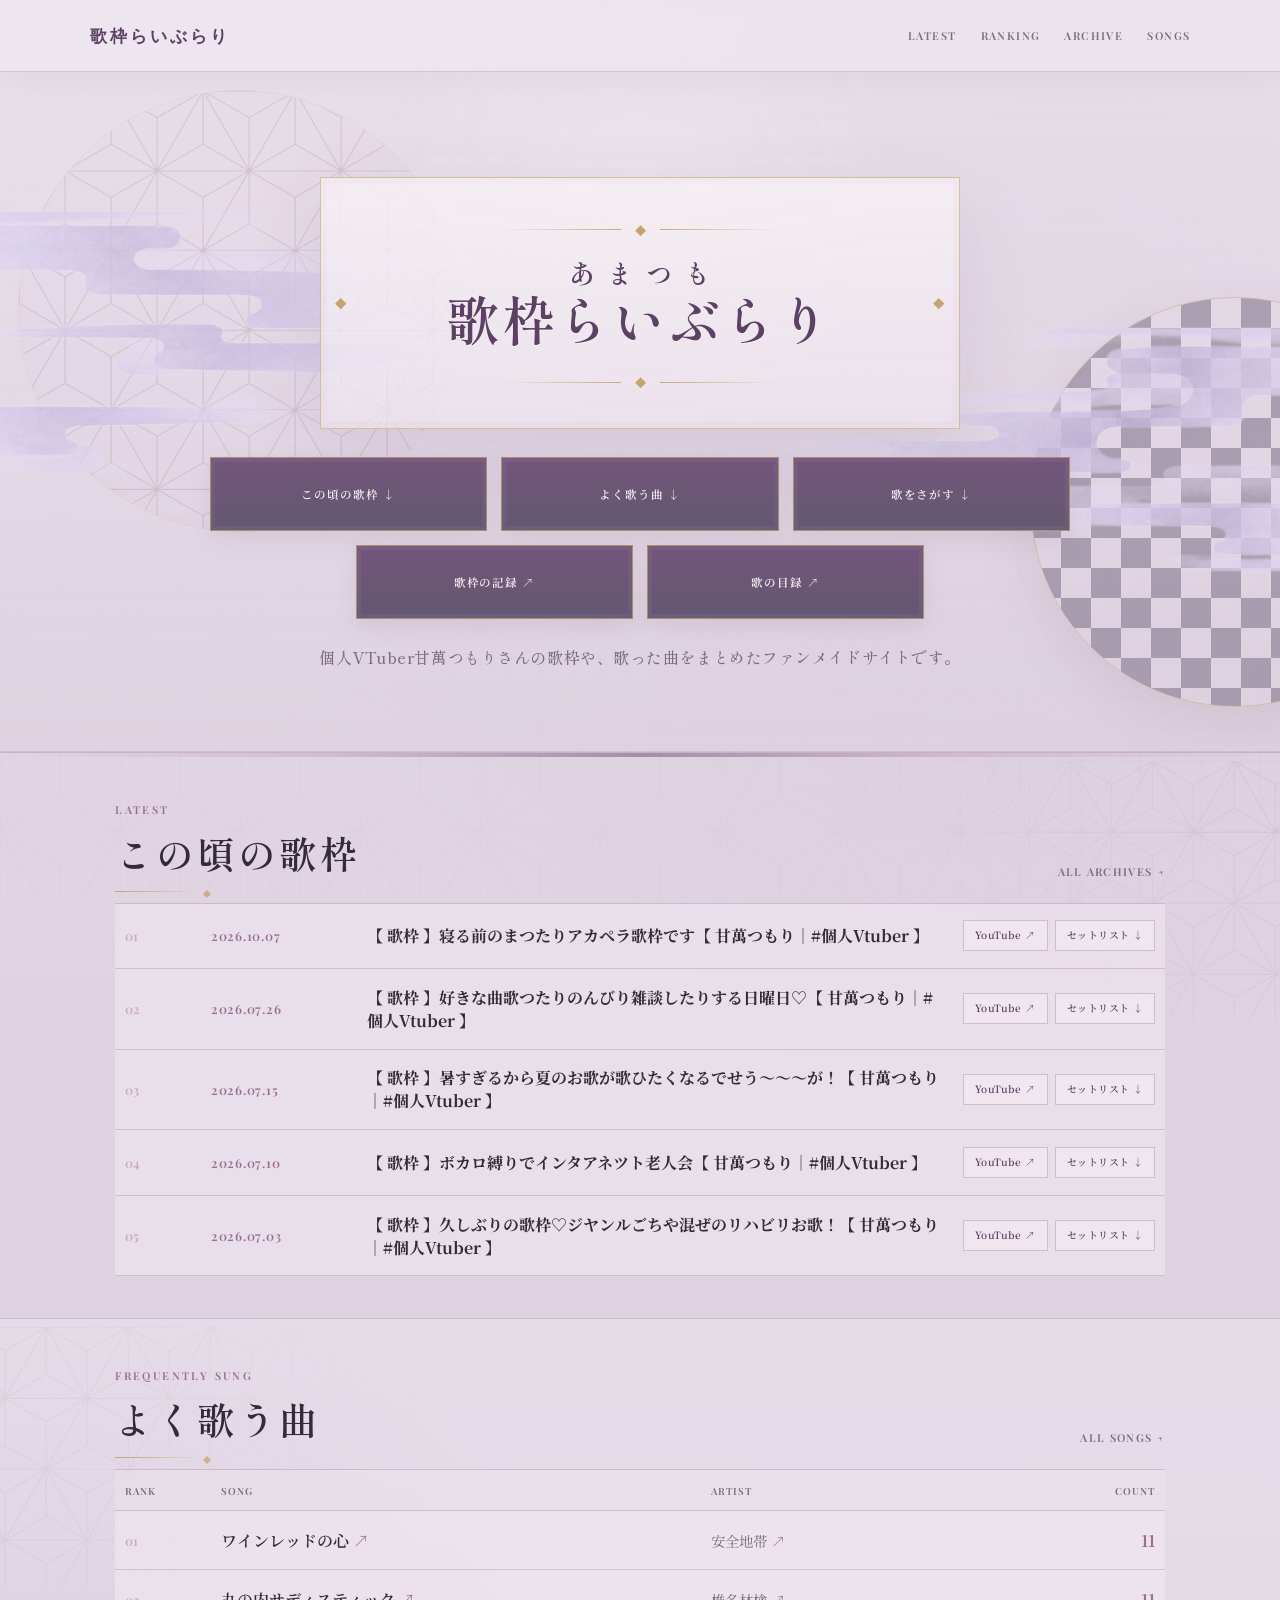
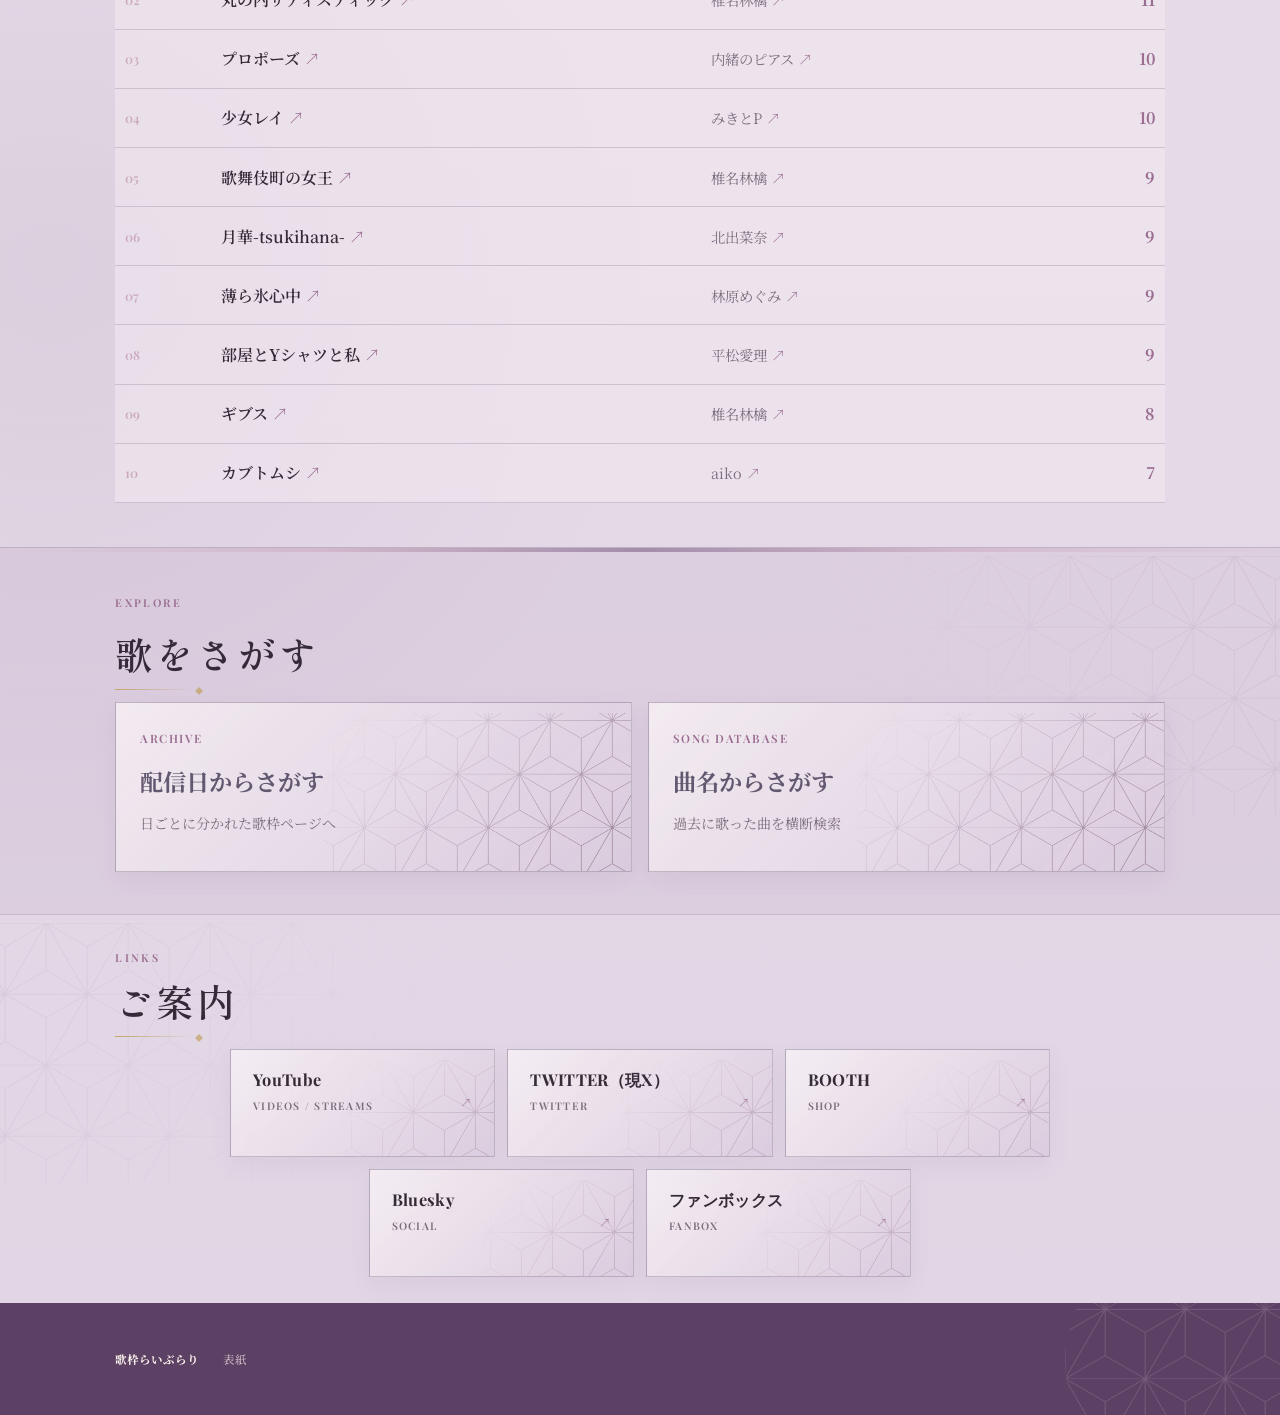
<file: index.html>
<!doctype html>
<html lang="ja">
<head>
  <meta charset="utf-8">
  <meta name="viewport" content="width=device-width,initial-scale=1">
  <title>歌枠らいぶらり</title>
  <link rel="icon" href="favicon.ico" sizes="any">
  <link rel="icon" type="image/png" sizes="32x32" href="favicon-32x32.png">
  <link rel="icon" type="image/png" sizes="16x16" href="favicon-16x16.png">
  <link rel="apple-touch-icon" sizes="180x180" href="apple-touch-icon.png">
  <meta name="theme-color" content="#A85C83">
  <!-- OGP / X(Twitter) card: change the title/description/image URL as needed -->
  <meta property="og:type" content="website">
  <meta property="og:locale" content="ja_JP">
  <meta property="og:site_name" content="歌枠らいぶらり">
  <meta property="og:title" content="歌枠らいぶらり">
  <meta property="og:description" content="個人VTuber甘萬つもりさんの歌枠や、歌った曲をまとめたファンメイドサイトです。">
  <meta property="og:image" content="https://amatsumo.cutegirl.jp/assets/social-card.png">
  <meta property="og:image:width" content="1200">
  <meta property="og:image:height" content="630">
  <meta name="twitter:card" content="summary_large_image">
  <meta name="twitter:title" content="歌枠らいぶらり">
  <meta name="twitter:description" content="個人VTuber甘萬つもりさんの歌枠や、歌った曲をまとめたファンメイドサイトです。">
  <meta name="twitter:image" content="https://amatsumo.cutegirl.jp/assets/social-card.png">
  <link rel="stylesheet" href="style.css">
</head>
<body>
<header>
  <a class="logo" href="./">歌枠らいぶらり</a>
  <nav>
    <a href="#latest">LATEST</a>
    <a href="#ranking">RANKING</a>
    <a href="./archive/">ARCHIVE</a>
    <a href="./songs/">SONGS</a>
  </nav>
</header>

<main>
  
<section class="hero homeHero hero-v7">
  <div class="heroPattern heroPattern-left" aria-hidden="true"></div>
  <div class="heroPattern heroPattern-right" aria-hidden="true"></div>
  <div class="heroKasumiAsset heroKasumi-left" aria-hidden="true"></div>
  <div class="heroKasumiAsset heroKasumi-right" aria-hidden="true"></div>
  <div class="heroCenter">
    <div class="heroTitleFrame">
      <div class="heroRule heroRule-top" aria-hidden="true"><span>◆</span></div>
      <div class="heroKissa">あまつも</div>
      <h1 class="heroLibraryTitle">歌枠らいぶらり</h1>
      <div class="heroRule" aria-hidden="true"><span>◆</span></div>
    </div>

    <div class="heroActions">
      <a href="#latest" class="primaryButton">この頃の歌枠 ↓</a>
      <a href="#ranking" class="ghostButton">よく歌う曲 ↓</a>
      <a href="#explore" class="ghostButton">歌をさがす ↓</a>
      <a href="./archive/" class="ghostButton">歌枠の記録 ↗</a>
      <a href="./songs/" class="ghostButton">歌の目録 ↗</a>
    </div>
<p class="fanmadeNote">個人VTuber甘萬つもりさんの歌枠や、歌った曲をまとめたファンメイドサイトです。</p>

  </div>
</section>





  <section class="section" id="latest">
    <div class="sectionHead">
      <div>
        <p class="eyebrow">LATEST</p>
        <h2>この頃の歌枠</h2>
      </div>
      <a class="textLink" href="./archive/">ALL ARCHIVES ↗</a>
    </div>
    <div id="latestList" class="latestList"></div>
  </section>



  <section class="section" id="ranking">
    <div class="sectionHead">
      <div>
        <p class="eyebrow">FREQUENTLY SUNG</p>
        <h2>よく歌う曲</h2>
      </div>
      <a class="textLink" href="./songs/">ALL SONGS ↗</a>
    </div>

    <div class="rankingTable">
      <div class="rankingHead">
        <span>RANK</span>
        <span>SONG</span>
        <span>ARTIST</span>
        <span>COUNT</span>
      </div>
      <div id="rankingList"></div>
    </div>
  </section>




  <section class="section" id="explore">
    <p class="eyebrow">EXPLORE</p>
    <h2>歌をさがす</h2>
    <div class="cards">
      <a class="card" href="./archive/">
        <span class="card-date">ARCHIVE</span>
        <h3>配信日からさがす</h3>
        <p class="card-meta">日ごとに分かれた歌枠ページへ</p>
      </a>
      <a class="card" href="./songs/">
        <span class="card-date">SONG DATABASE</span>
        <h3>曲名からさがす</h3>
        <p class="card-meta">過去に歌った曲を横断検索</p>
      </a>
    </div>
  </section>



  <section class="section" id="socials">
    <p class="eyebrow">LINKS</p>
    <h2>ご案内</h2>
    <div id="socialLinks" class="socialGrid"></div>
  </section>
</main>

<footer><b>歌枠らいぶらり</b><span>表紙</span></footer>

<script src="./data/archives.js"></script>
<script src="./data/site-config.js"></script>
<script>
const collator = new Intl.Collator("ja", {numeric:true, sensitivity:"base"});

function escapeHtml(value){
  return String(value).replace(/[&<>"']/g, c => ({
    "&":"&amp;", "<":"&lt;", ">":"&gt;", '"':"&quot;", "'":"&#039;"
  }[c]));
}

function makeSongHistoryUrl(title, artist){
  const p = new URLSearchParams({song:title, artist});
  return `./songs/history/?${p.toString()}`;
}

function makeArtistUrl(artist){
  return `./artists/?artist=${encodeURIComponent(artist)}`;
}

// Latest 5 archives
const latestArchives = [...ARCHIVES]
  .sort((a,b) => b.date.localeCompare(a.date))
  .slice(0,5);

function makeYouTubeUrl(videoId, seconds = 0){
  const id = encodeURIComponent(String(videoId || ""));
  const base = `https://www.youtube.com/watch?v=${id}`;
  const t = Math.max(0, Math.floor(Number(seconds) || 0));
  return t > 0 ? `${base}&t=${t}s` : base;
}

document.getElementById("latestList").innerHTML = latestArchives.map((archive, index) => `
  <div class="latestRow">
    <span class="latestNumber">${String(index + 1).padStart(2,"0")}</span>
    <span class="latestDate">${escapeHtml(String(archive.date).replaceAll("-","."))}</span>
    <span class="homeMemberSlot">${archive.membersOnly === true ? '<span class="memberBadge homeMemberBadge">メン限</span>' : ''}</span>
    <strong class="latestTitle">${escapeHtml(archive.title)}</strong>
    <span class="latestActions">
      <a class="latestAction" href="${makeYouTubeUrl(archive.videoId)}" target="_blank" rel="noopener noreferrer">YouTube ↗</a>
      <a class="latestAction" href="./archive/#${encodeURIComponent(String(archive.date))}">セットリスト ↓</a>
    </span>
  </div>
`).join("");

// Song ranking TOP 10
const songMap = new Map();

ARCHIVES.forEach(archive => {
  archive.songs
    .filter(song => song.type === "song")
    .forEach(song => {
      const artist = song.artist || "未登録";
      const key = `${song.title}|||${artist}`;

      if(!songMap.has(key)){
        songMap.set(key, {
          title: song.title,
          artist,
          count: 0
        });
      }

      songMap.get(key).count++;
    });
});

const ranking = [...songMap.values()]
  .sort((a,b) =>
    (b.count - a.count) ||
    collator.compare(a.title, b.title) ||
    collator.compare(a.artist, b.artist)
  )
  .slice(0,10);

document.getElementById("rankingList").innerHTML = ranking.map((item, index) => `
  <div class="rankingRow">
    <span class="rankNumber">${String(index + 1).padStart(2,"0")}</span>
    <a class="rankingSong" href="${makeSongHistoryUrl(item.title,item.artist)}">
      ${escapeHtml(item.title)} <span>↗</span>
    </a>
    <a class="rankingArtist" href="${makeArtistUrl(item.artist)}">
      ${escapeHtml(item.artist)} <span>↗</span>
    </a>
    <strong class="rankingCount">${item.count}</strong>
  </div>
`).join("");

// Socials: add/remove items only in data/site-config.js
const socials = Array.isArray(SITE_CONFIG?.socials) ? SITE_CONFIG.socials : [];

let hasUnsetSocial = false;
document.getElementById("socialLinks").innerHTML = socials.map((item, index) => {
  const label = item.label || `LINK ${index + 1}`;
  const sub = item.sub || "SOCIAL";
  const url = item.url || "";
  const enabled = /^https?:\/\//i.test(url);

  if(!enabled) hasUnsetSocial = true;

  return enabled
    ? `<a class="socialCard" href="${escapeHtml(url)}" target="_blank" rel="noopener noreferrer">
         <strong>${escapeHtml(label)}</strong>
         <small>${escapeHtml(sub)}</small>
         <span class="socialArrow">↗</span>
       </a>`
    : `<div class="socialCard socialCardDisabled" aria-disabled="true">
         <strong>${escapeHtml(label)}</strong>
         <small>${escapeHtml(sub)}</small>
         <span class="socialArrow">URL SETTING</span>
       </div>`;
}).join("");

document.getElementById("socialNote").hidden = !hasUnsetSocial;
</script>
</body>
</html>
</file>
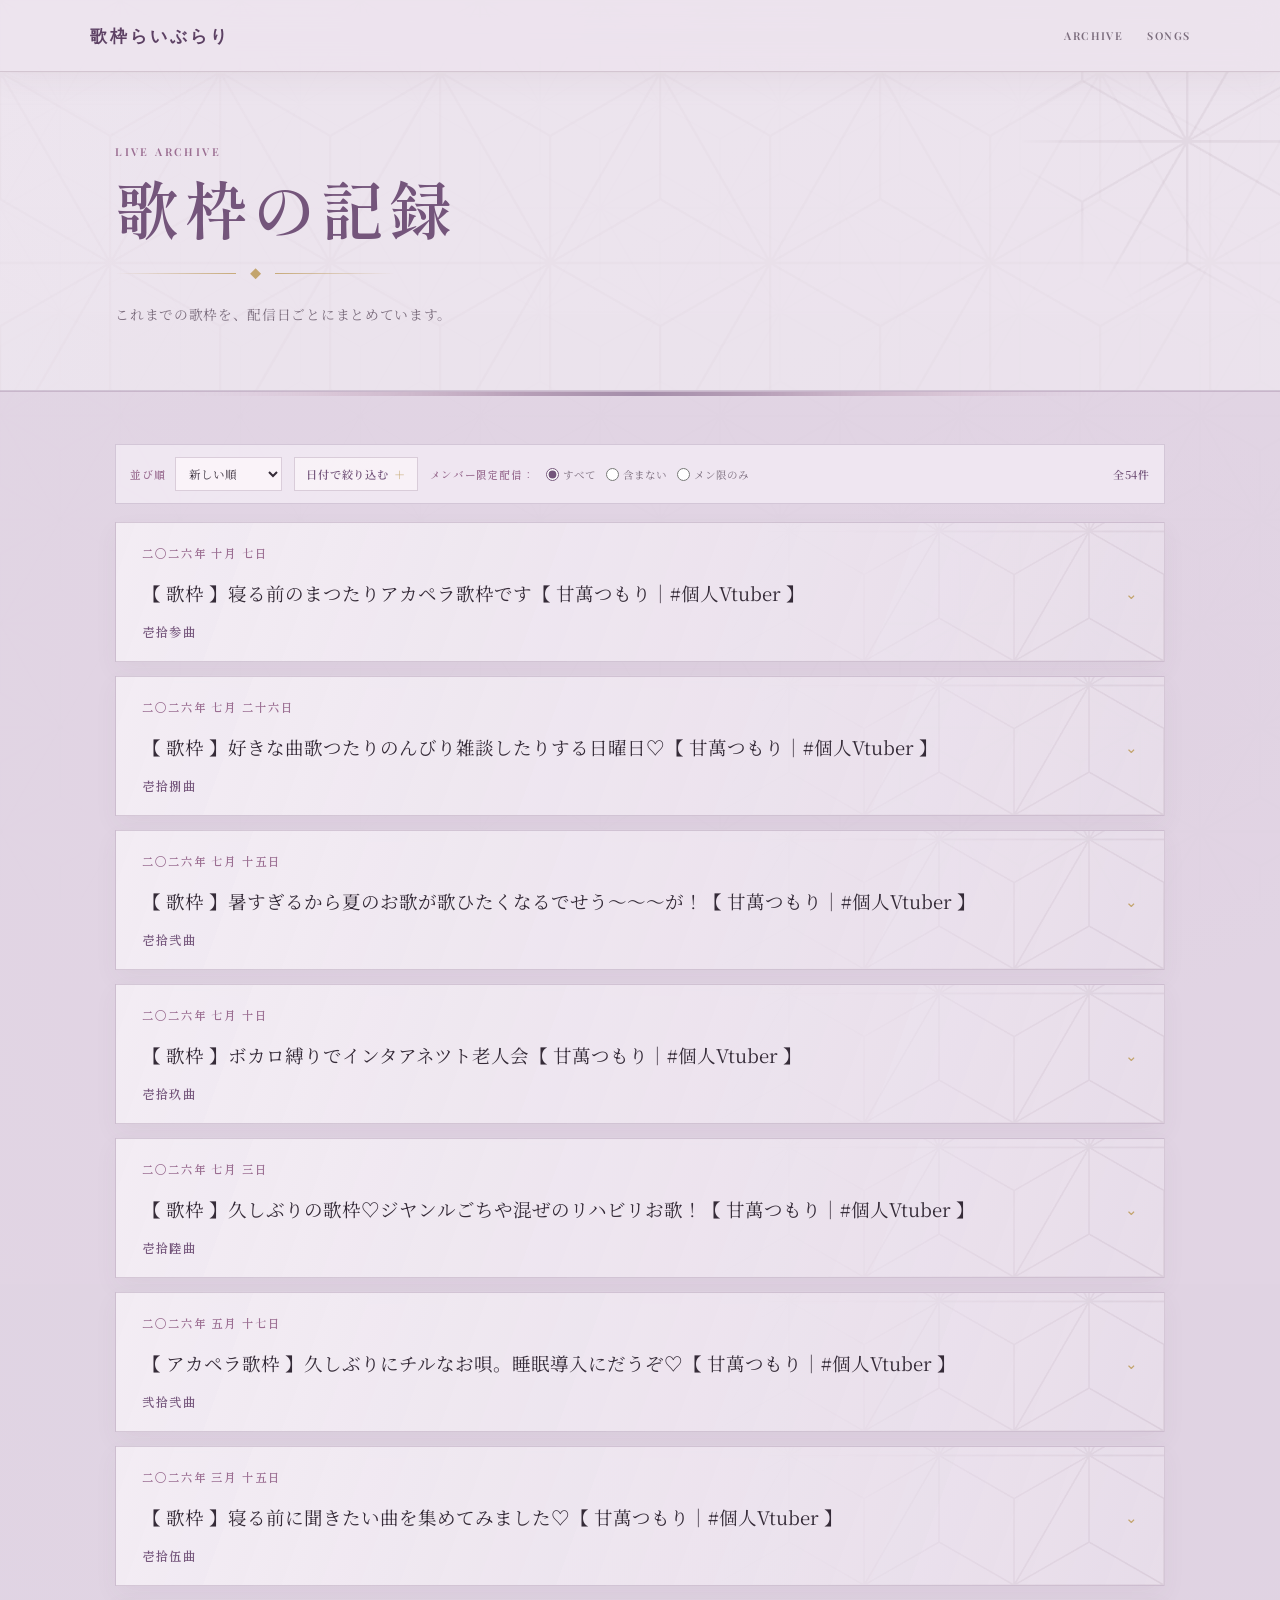
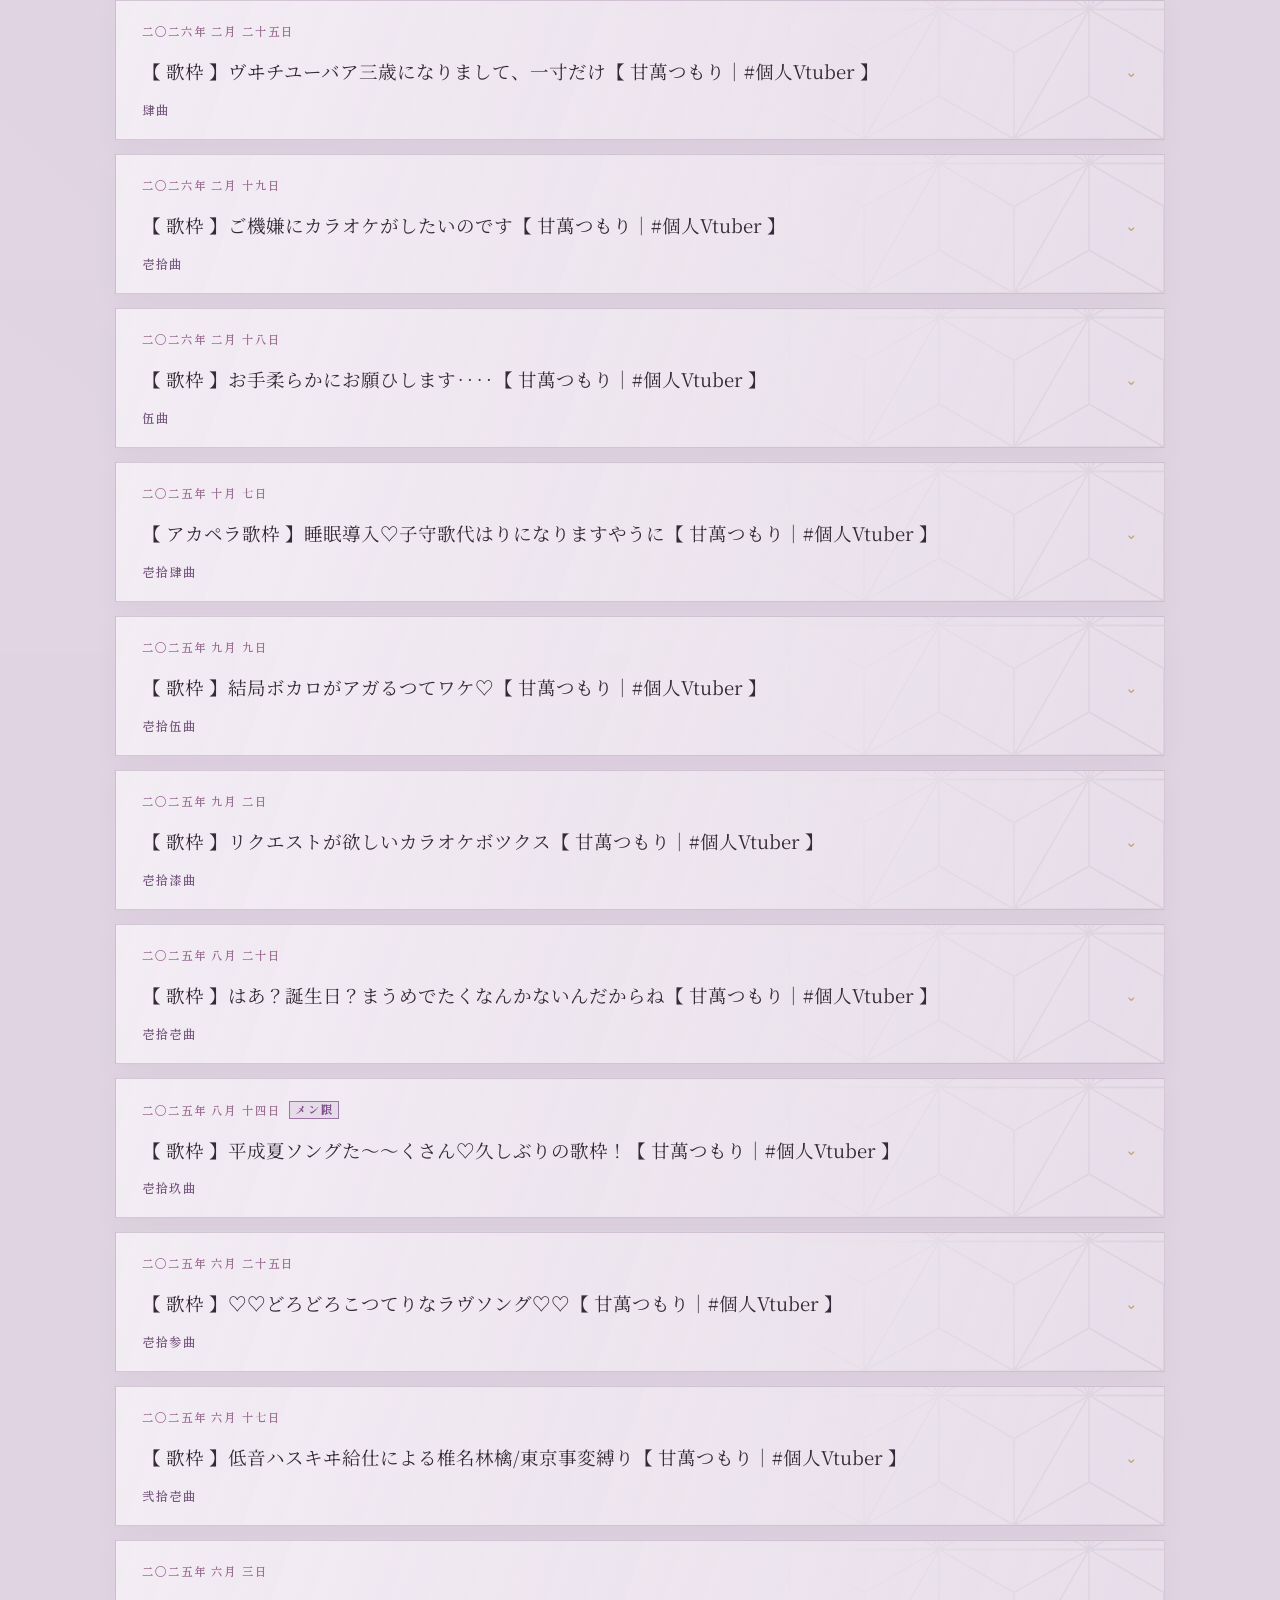
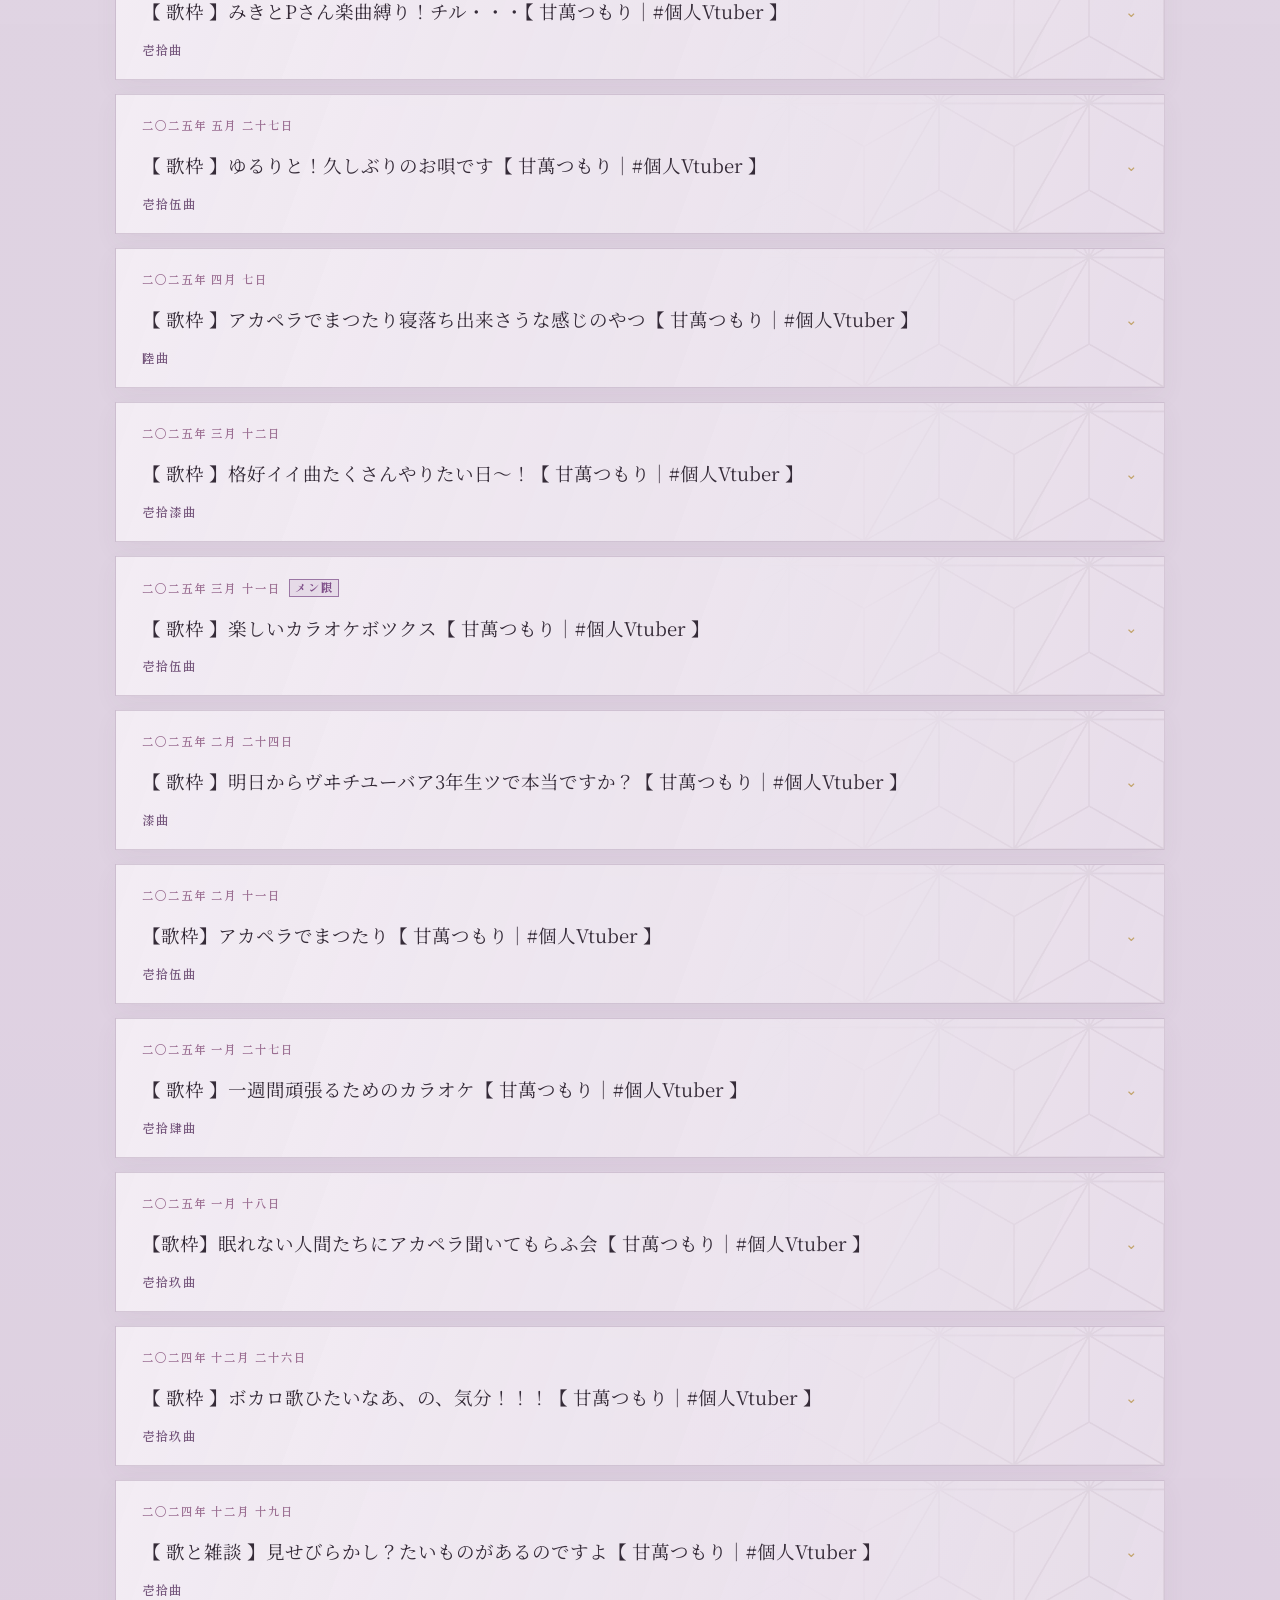
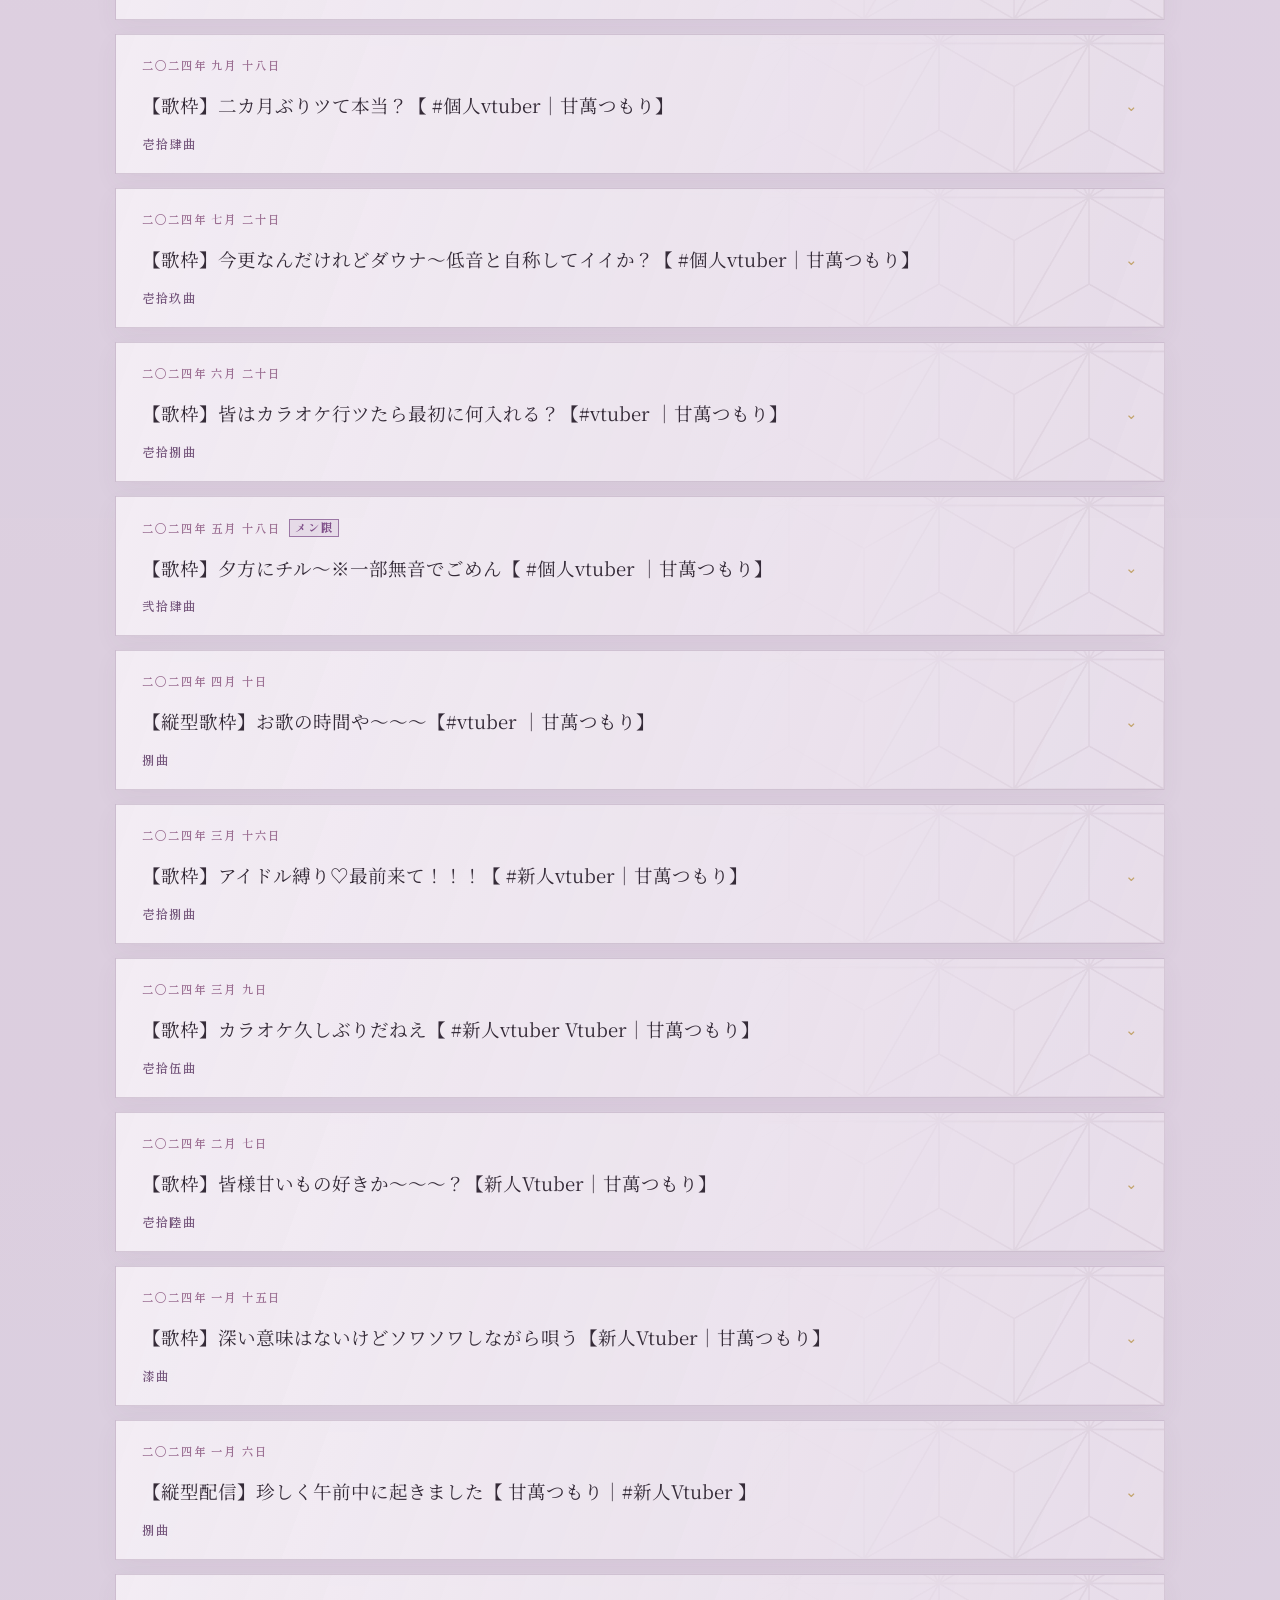
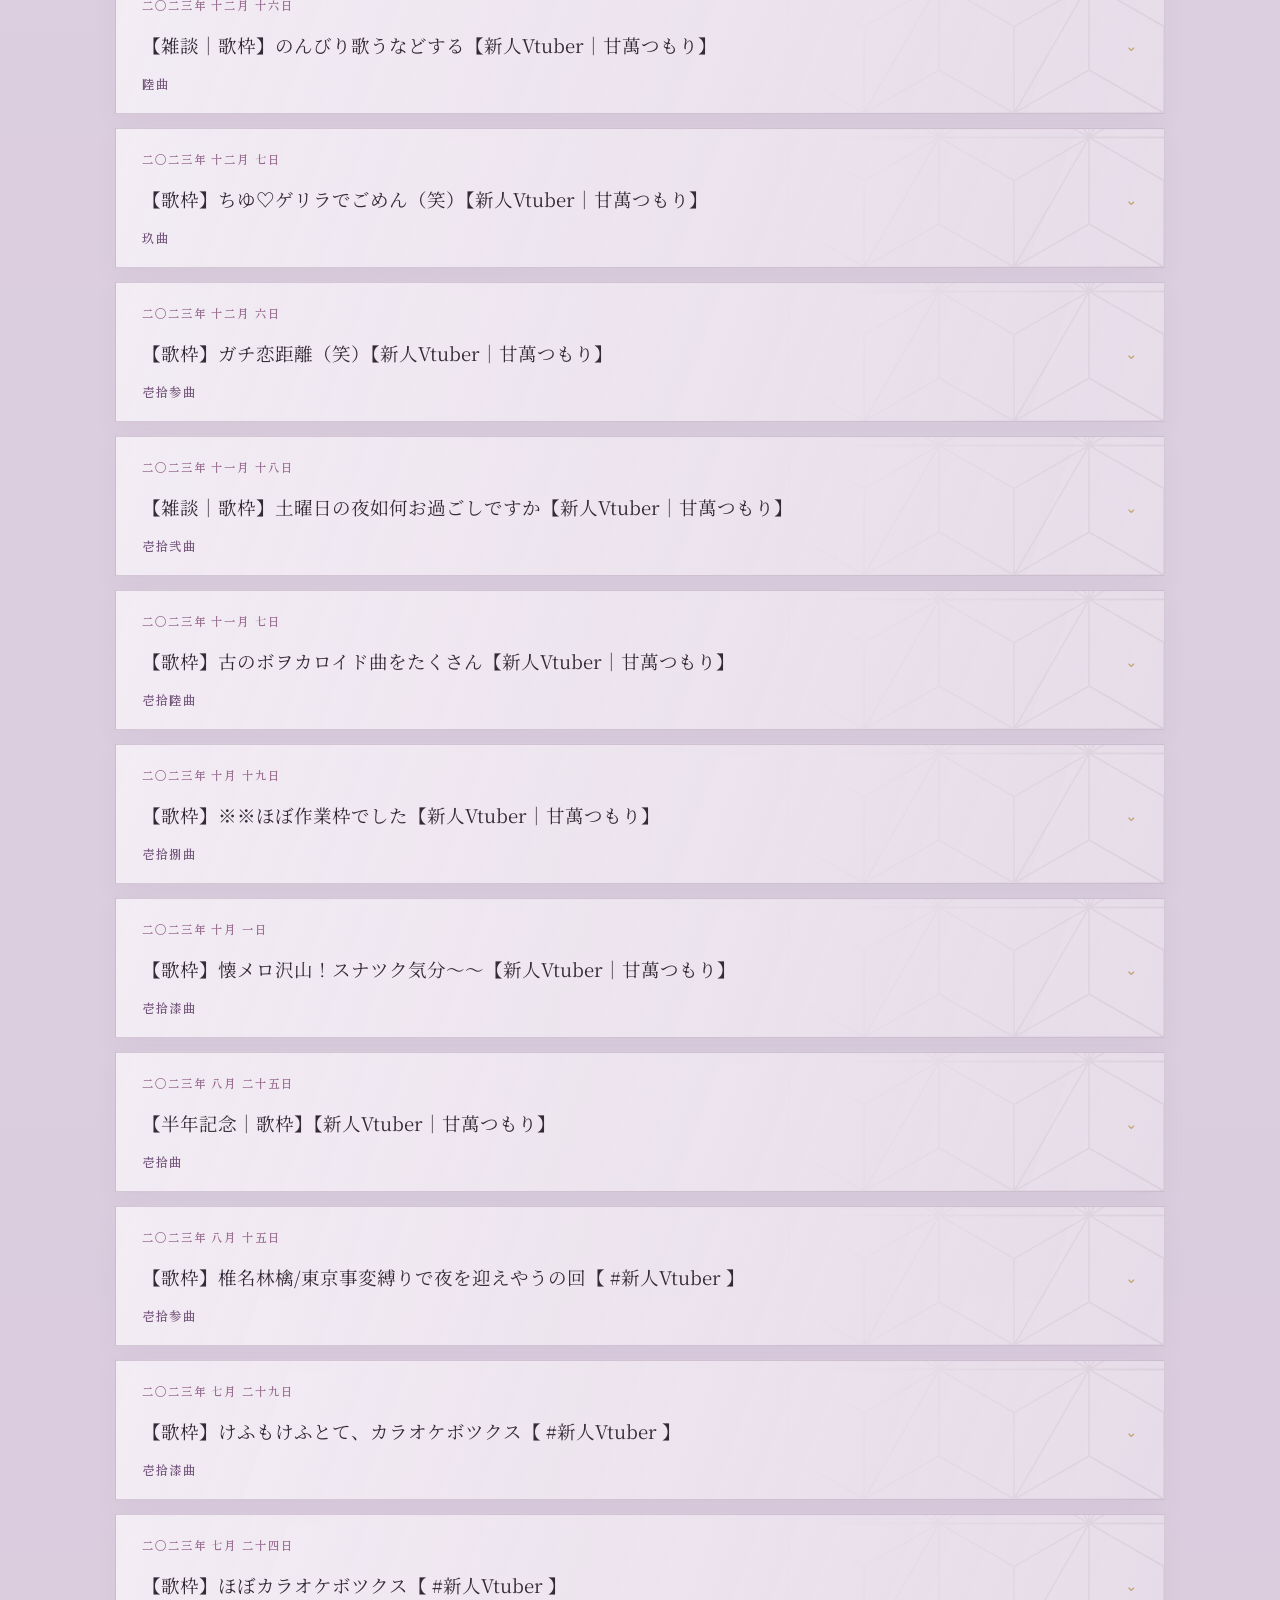
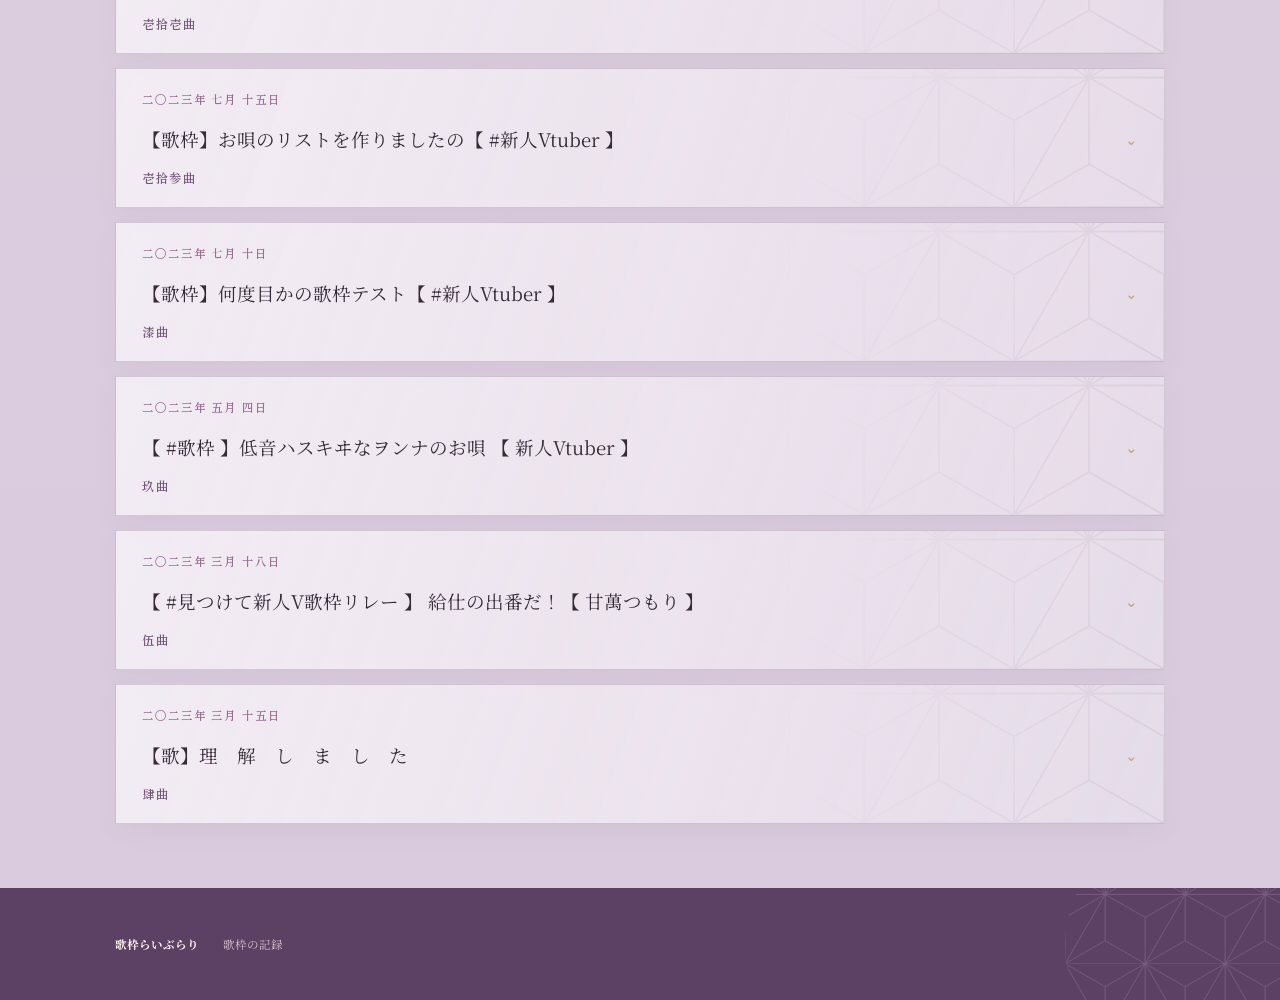
<file: archive/index.html>
<!doctype html>
<html lang="ja">
<head>
  <meta charset="utf-8">
  <meta name="viewport" content="width=device-width,initial-scale=1">
  <title>歌枠の記録｜歌枠らいぶらり</title>
  <link rel="icon" href="../favicon.ico" sizes="any">
  <link rel="icon" type="image/png" sizes="32x32" href="../favicon-32x32.png">
  <link rel="icon" type="image/png" sizes="16x16" href="../favicon-16x16.png">
  <link rel="apple-touch-icon" sizes="180x180" href="../apple-touch-icon.png">
  <meta name="theme-color" content="#A85C83">
  <!-- OGP / X(Twitter) card: change the title/description/image URL as needed -->
  <meta property="og:type" content="website">
  <meta property="og:locale" content="ja_JP">
  <meta property="og:site_name" content="歌枠らいぶらり">
  <meta property="og:title" content="歌枠らいぶらり">
  <meta property="og:description" content="個人VTuber甘萬つもりさんの歌枠や、歌った曲をまとめたファンメイドサイトです。">
  <meta property="og:image" content="https://amatsumo.cutegirl.jp/assets/social-card.png">
  <meta property="og:image:width" content="1200">
  <meta property="og:image:height" content="630">
  <meta name="twitter:card" content="summary_large_image">
  <meta name="twitter:title" content="歌枠らいぶらり">
  <meta name="twitter:description" content="個人VTuber甘萬つもりさんの歌枠や、歌った曲をまとめたファンメイドサイトです。">
  <meta name="twitter:image" content="https://amatsumo.cutegirl.jp/assets/social-card.png">
  <link rel="stylesheet" href="../style.css">
</head>
<body>
<header>
  <a class="logo" href="../">歌枠らいぶらり</a>
  <nav><a href="./">ARCHIVE</a><a href="../songs/">SONGS</a></nav>
</header>

<main class="archiveIndexPage">
  <section class="archiveIndexHero">
    <div class="archiveIndexHeroInner">
      <p class="eyebrow">LIVE ARCHIVE</p>
      <h1>歌枠の記録</h1>
      <div class="pageTitleRule" aria-hidden="true"><span>◆</span></div>
      <p class="archiveLead">これまでの歌枠を、配信日ごとにまとめています。</p>
    </div>
  </section>

  <section class="section archiveIndexSection">
    <div class="archiveControls" aria-label="歌枠の並び替えと日付絞り込み">
      <div class="archiveControlBar">
        <label class="archiveSortControl" for="archiveSort">
          <span class="archiveControlCaption">並び順</span>
          <select id="archiveSort">
            <option value="desc">新しい順</option>
            <option value="asc">古い順</option>
          </select>
        </label>

        <button id="archiveFilterToggle" class="archiveFilterToggle" type="button" aria-expanded="false" aria-controls="archiveFilterPanel">
          日付で絞り込む<span id="archiveFilterToggleMark" class="archiveFilterToggleMark" aria-hidden="true">＋</span>
        </button>

        <div class="archiveMemberFilter" role="radiogroup" aria-label="メンバー限定配信">
          <span class="archiveMemberFilterTitle">メンバー限定配信：</span>
          <label><input type="radio" name="archiveMemberFilter" value="all" checked> すべて</label>
          <label><input type="radio" name="archiveMemberFilter" value="exclude"> 含まない</label>
          <label><input type="radio" name="archiveMemberFilter" value="only"> メン限のみ</label>
        </div>

        <p id="archiveResultCount" class="archiveResultCount" aria-live="polite"></p>
      </div>

      <div id="archiveFilterPanel" class="archiveFilterPanel" hidden>
        <div class="archiveFilterModes" role="radiogroup" aria-label="日付の絞り込み方法">
          <label class="archiveFilterMode"><input type="radio" name="archiveFilterMode" value="ymd" checked> 年月日から</label>
          <label class="archiveFilterMode"><input type="radio" name="archiveFilterMode" value="range"> 期間から</label>
          <button id="archiveFilterClear" class="archiveFilterClear archiveFilterClearShared" type="button">絞り込みを解除</button>
        </div>

        <div class="archiveFilterFields" data-filter-group="ymd">
          <label class="archiveFilterField">
            <span>年</span>
            <select id="archiveYear"><option value="">年を選ぶ</option></select>
          </label>
          <label class="archiveFilterField">
            <span>月</span>
            <select id="archiveMonth" disabled><option value="">すべての月</option></select>
          </label>
          <label class="archiveFilterField">
            <span>日</span>
            <select id="archiveDay" disabled><option value="">すべての日</option></select>
          </label>
        </div>

        <div class="archiveFilterFields" data-filter-group="range" hidden>
          <label class="archiveFilterField">
            <span>開始日</span>
            <input id="archiveStartDate" type="date">
          </label>
          <span class="archiveRangeDash" aria-hidden="true">〜</span>
          <label class="archiveFilterField">
            <span>終了日</span>
            <input id="archiveEndDate" type="date">
          </label>
        </div>
      </div>
    </div>

    <div id="archiveCards" class="cards archiveIndexCards"></div>
    <p id="archiveNoResults" class="archiveNoResults" hidden>該当する歌枠がありません。</p>
  </section>
</main>

<footer><b>歌枠らいぶらり</b><span>歌枠の記録</span></footer>

<script src="../data/archives.js"></script>
<script>
const root = document.getElementById("archiveCards");
const noResults = document.getElementById("archiveNoResults");
const resultCount = document.getElementById("archiveResultCount");
const sortSelect = document.getElementById("archiveSort");
const filterToggle = document.getElementById("archiveFilterToggle");
const filterToggleMark = document.getElementById("archiveFilterToggleMark");
const filterPanel = document.getElementById("archiveFilterPanel");
const filterModeInputs = [...document.querySelectorAll('input[name="archiveFilterMode"]')];
const ymdFields = document.querySelector('[data-filter-group="ymd"]');
const rangeFields = document.querySelector('[data-filter-group="range"]');
const yearSelect = document.getElementById("archiveYear");
const monthSelect = document.getElementById("archiveMonth");
const daySelect = document.getElementById("archiveDay");
const startDateInput = document.getElementById("archiveStartDate");
const endDateInput = document.getElementById("archiveEndDate");
const clearFilter = document.getElementById("archiveFilterClear");
const memberFilterInputs = [...document.querySelectorAll('input[name="archiveMemberFilter"]')];

const simpleKanji = "〇一二三四五六七八九";
const daiji = ["","壱","弐","参","肆","伍","陸","漆","捌","玖"];

function escapeHtml(value){
  return String(value ?? "").replace(/[&<>"']/g, c => ({
    "&":"&amp;", "<":"&lt;", ">":"&gt;", '"':"&quot;", "'":"&#039;"
  }[c]));
}

function formatArchiveDate(value){
  const [y,m,d] = value.split("-").map(Number);
  const year = String(y).split("").map(n => simpleKanji[Number(n)]).join("");
  const jpNumber = n => n < 10 ? simpleKanji[n]
    : n === 10 ? "十"
    : n < 20 ? "十" + simpleKanji[n - 10]
    : simpleKanji[Math.floor(n / 10)] + "十" + (n % 10 ? simpleKanji[n % 10] : "");
  return `${year}年 ${jpNumber(m)}月 ${jpNumber(d)}日`;
}

function formatDaijiCount(n){
  const units = [[10000,"萬"],[1000,"阡"],[100,"陌"],[10,"拾"]];
  n = Math.max(0, Math.floor(Number(n) || 0));
  if(n === 0) return "〇曲";

  let value = n;
  let result = "";
  units.forEach(([unit,label]) => {
    const digit = Math.floor(value / unit);
    if(digit > 0){
      result += daiji[digit] + label;
      value %= unit;
    }
  });
  if(value > 0) result += daiji[value];
  return result + "曲";
}

const archives = [...ARCHIVES].filter(a => /^\d{4}-\d{2}-\d{2}$/.test(a.date));

function dateParts(value){
  const [year, month, day] = value.split("-").map(Number);
  return {year, month, day};
}

function uniqueSorted(values){
  return [...new Set(values)].sort((a,b) => a - b);
}

function fillSelect(select, values, firstLabel, formatter){
  const current = select.value;
  select.innerHTML = `<option value="">${firstLabel}</option>` + values.map(value =>
    `<option value="${value}">${formatter(value)}</option>`
  ).join("");
  if(values.map(String).includes(current)) select.value = current;
}

function populateYears(){
  const years = uniqueSorted(archives.map(a => dateParts(a.date).year)).reverse();
  fillSelect(yearSelect, years, "年を選ぶ", y => `${y}年`);
}

function populateMonths(){
  const year = Number(yearSelect.value);
  const months = year
    ? uniqueSorted(archives.filter(a => dateParts(a.date).year === year).map(a => dateParts(a.date).month))
    : [];
  fillSelect(monthSelect, months, "すべての月", m => `${m}月`);
  monthSelect.disabled = !year;
  if(!year){
    monthSelect.value = "";
    daySelect.value = "";
  }
}

function populateDays(){
  const year = Number(yearSelect.value);
  const month = Number(monthSelect.value);
  const days = year && month
    ? uniqueSorted(archives.filter(a => {
        const p = dateParts(a.date);
        return p.year === year && p.month === month;
      }).map(a => dateParts(a.date).day))
    : [];
  fillSelect(daySelect, days, "すべての日", d => `${d}日`);
  daySelect.disabled = !(year && month);
  if(!(year && month)) daySelect.value = "";
}

function activeMode(){
  return filterModeInputs.find(input => input.checked)?.value || "ymd";
}

function activeMemberFilter(){
  return memberFilterInputs.find(input => input.checked)?.value || "all";
}

function hasActiveFilter(){
  const memberFiltered = activeMemberFilter() !== "all";
  if(activeMode() === "range") return memberFiltered || Boolean(startDateInput.value || endDateInput.value);
  return memberFiltered || Boolean(yearSelect.value || monthSelect.value || daySelect.value);
}

function matchesFilter(archive){
  const memberMode = activeMemberFilter();
  const isMembersOnly = archive.membersOnly === true;
  if(memberMode === "exclude" && isMembersOnly) return false;
  if(memberMode === "only" && !isMembersOnly) return false;

  if(activeMode() === "range"){
    const start = startDateInput.value;
    const end = endDateInput.value;
    if(start && archive.date < start) return false;
    if(end && archive.date > end) return false;
    return true;
  }

  const {year,month,day} = dateParts(archive.date);
  if(yearSelect.value && year !== Number(yearSelect.value)) return false;
  if(monthSelect.value && month !== Number(monthSelect.value)) return false;
  if(daySelect.value && day !== Number(daySelect.value)) return false;
  return true;
}

const openArchiveDates = new Set();

function formatTimestamp(seconds){
  const total = Math.max(0, Math.floor(Number(seconds) || 0));
  const hours = Math.floor(total / 3600);
  const minutes = Math.floor((total % 3600) / 60);
  const secs = total % 60;
  return `${String(hours).padStart(2,"0")}:${String(minutes).padStart(2,"0")}:${String(secs).padStart(2,"0")}`;
}

function makeYouTubeUrl(videoId, seconds = 0){
  const id = encodeURIComponent(String(videoId || ""));
  const base = `https://www.youtube.com/watch?v=${id}`;
  const t = Math.max(0, Math.floor(Number(seconds) || 0));
  return t > 0 ? `${base}&t=${t}s` : base;
}

function makeSongHistoryUrl(title, artist){
  const params = new URLSearchParams({song:String(title || ""), artist:String(artist || "")});
  return `../songs/history/?${params.toString()}`;
}

function makeArtistUrl(artist){
  return `../artists/?artist=${encodeURIComponent(String(artist || ""))}`;
}

function archiveCard(a){
  const songs = a.songs.filter(s => s.type === "song");
  const isOpen = openArchiveDates.has(a.date);
  const panelId = `archive-panel-${a.date}`;
  const songRows = songs.map((song, index) => `
    <li class="archiveAccordionSong">
      <div class="archiveSongTop">
        <span class="archiveSongNumber">${String(index + 1).padStart(2,"0")}</span>
        <a class="archiveSongTime" data-archive-tooltip="該当箇所をYouTubeで開く" href="${makeYouTubeUrl(a.videoId, song.time)}" target="_blank" rel="noopener noreferrer">${formatTimestamp(song.time)} ↗</a>
      </div>
      <a class="archiveSongTitle" data-archive-tooltip="この曲の歌唱履歴を確認" href="${makeSongHistoryUrl(song.title, song.artist)}">${escapeHtml(song.title)}</a>
      <a class="archiveSongArtist" data-archive-tooltip="この歌手の他の曲を見る" href="${makeArtistUrl(song.artist)}">${escapeHtml(song.artist || "未登録")}</a>
    </li>
  `).join("");

  return `<article class="card archiveIndexCard${isOpen ? " is-open" : ""}" id="${a.date}" data-archive-date="${a.date}">
    <button class="archiveCardToggle" type="button" aria-expanded="${isOpen}" aria-controls="${panelId}">
      <span class="archiveCardDateLine">
        <span class="card-date">${formatArchiveDate(a.date)}</span>
        ${a.membersOnly === true ? '<span class="memberBadge">メン限</span>' : ''}
      </span>
      <span class="archiveCardTitle">${escapeHtml(a.title)}</span>
      <span class="card-meta">${formatDaijiCount(songs.length)}</span>
      <span class="archiveCardArrow" aria-hidden="true">${isOpen ? "⌃" : "⌄"}</span>
    </button>
    <div class="archiveCardCollapse" id="${panelId}" aria-hidden="${isOpen ? "false" : "true"}">
      <div class="archiveCardBody">
        <div class="archiveCardBodyInner">
          <a class="archiveYoutubeLink" href="${makeYouTubeUrl(a.videoId)}" target="_blank" rel="noopener noreferrer">YouTubeで配信を見る ↗</a>
          <ol class="archiveAccordionSetlist">
            ${songRows}
          </ol>
        </div>
      </div>
    </div>
  </article>`;
}

function renderArchives(){
  const direction = sortSelect.value === "asc" ? 1 : -1;
  const visible = archives
    .filter(matchesFilter)
    .sort((a,b) => a.date.localeCompare(b.date) * direction);

  root.innerHTML = visible.map(archiveCard).join("");
  noResults.hidden = visible.length !== 0;

  if(hasActiveFilter()){
    resultCount.innerHTML = `全${archives.length}件中 <strong>${visible.length}件表示</strong>`;
  }else{
    resultCount.innerHTML = `<strong>全${archives.length}件</strong>`;
  }
}

function setArchiveOpen(date, shouldOpen){
  if(shouldOpen) openArchiveDates.add(date);
  else openArchiveDates.delete(date);

  const card = document.getElementById(date);
  if(!card) return;
  const toggle = card.querySelector(".archiveCardToggle");
  const arrow = card.querySelector(".archiveCardArrow");
  const panel = card.querySelector(".archiveCardCollapse");
  card.classList.toggle("is-open", shouldOpen);
  toggle?.setAttribute("aria-expanded", String(shouldOpen));
  panel?.setAttribute("aria-hidden", String(!shouldOpen));
  if(arrow) arrow.textContent = shouldOpen ? "⌃" : "⌄";
}

function openArchiveFromHash({scroll = true} = {}){
  const raw = location.hash.slice(1);
  let date = "";
  try{ date = decodeURIComponent(raw); }catch{ date = raw; }
  if(!/^\d{4}-\d{2}-\d{2}$/.test(date)) return;
  if(!archives.some(a => a.date === date)) return;

  setArchiveOpen(date, true);
  if(scroll){
    requestAnimationFrame(() => {
      document.getElementById(date)?.scrollIntoView({behavior:"smooth", block:"start"});
    });
  }
}

function setFilterMode(mode){
  ymdFields.hidden = mode !== "ymd";
  rangeFields.hidden = mode !== "range";
  renderArchives();
}

root.addEventListener("click", event => {
  const toggle = event.target.closest(".archiveCardToggle");
  if(!toggle) return;
  const card = toggle.closest(".archiveIndexCard");
  const date = card?.dataset.archiveDate;
  if(!date) return;
  setArchiveOpen(date, toggle.getAttribute("aria-expanded") !== "true");
});

filterToggle.addEventListener("click", () => {
  const isOpen = filterToggle.getAttribute("aria-expanded") === "true";
  filterToggle.setAttribute("aria-expanded", String(!isOpen));
  filterPanel.hidden = isOpen;
  filterToggleMark.textContent = isOpen ? "＋" : "−";
});

sortSelect.addEventListener("change", renderArchives);
memberFilterInputs.forEach(input => input.addEventListener("change", renderArchives));
filterModeInputs.forEach(input => input.addEventListener("change", () => setFilterMode(input.value)));

yearSelect.addEventListener("change", () => {
  monthSelect.value = "";
  daySelect.value = "";
  populateMonths();
  populateDays();
  renderArchives();
});

monthSelect.addEventListener("change", () => {
  daySelect.value = "";
  populateDays();
  renderArchives();
});

daySelect.addEventListener("change", renderArchives);
startDateInput.addEventListener("change", renderArchives);
endDateInput.addEventListener("change", renderArchives);

clearFilter.addEventListener("click", () => {
  yearSelect.value = "";
  monthSelect.value = "";
  daySelect.value = "";
  startDateInput.value = "";
  endDateInput.value = "";
  const allMembersRadio = memberFilterInputs.find(input => input.value === "all");
  if(allMembersRadio) allMembersRadio.checked = true;
  populateMonths();
  populateDays();
  renderArchives();
});

const archiveHoverTooltip = document.createElement("div");
archiveHoverTooltip.className = "archiveHoverTooltip";
archiveHoverTooltip.setAttribute("role", "tooltip");
document.body.appendChild(archiveHoverTooltip);

const canHoverPrecisely = window.matchMedia("(hover: hover) and (pointer: fine)");
let activeTooltipTarget = null;

function positionArchiveTooltip(event){
  if(!archiveHoverTooltip.classList.contains("is-visible")) return;

  const gap = 14;
  const edge = 8;
  const rect = archiveHoverTooltip.getBoundingClientRect();
  let left = event.clientX + gap;
  let top = event.clientY + gap;

  if(left + rect.width > window.innerWidth - edge){
    left = Math.max(edge, event.clientX - rect.width - gap);
  }
  if(top + rect.height > window.innerHeight - edge){
    top = Math.max(edge, event.clientY - rect.height - gap);
  }

  archiveHoverTooltip.style.left = `${left}px`;
  archiveHoverTooltip.style.top = `${top}px`;
}

root.addEventListener("pointerover", event => {
  if(!canHoverPrecisely.matches) return;
  const target = event.target.closest("[data-archive-tooltip]");
  if(!target || !root.contains(target)) return;

  activeTooltipTarget = target;
  archiveHoverTooltip.textContent = target.dataset.archiveTooltip || "";
  archiveHoverTooltip.classList.add("is-visible");
  positionArchiveTooltip(event);
});

root.addEventListener("pointermove", event => {
  if(!activeTooltipTarget || !canHoverPrecisely.matches) return;
  positionArchiveTooltip(event);
});

root.addEventListener("pointerout", event => {
  if(!activeTooltipTarget) return;
  if(event.relatedTarget && activeTooltipTarget.contains(event.relatedTarget)) return;

  const leavingTarget = event.target.closest("[data-archive-tooltip]");
  if(leavingTarget !== activeTooltipTarget) return;

  activeTooltipTarget = null;
  archiveHoverTooltip.classList.remove("is-visible");
});

window.addEventListener("scroll", () => {
  activeTooltipTarget = null;
  archiveHoverTooltip.classList.remove("is-visible");
}, {passive:true, capture:true});

populateYears();
populateMonths();
populateDays();
setFilterMode("ymd");
openArchiveFromHash({scroll:true});
window.addEventListener("hashchange", () => openArchiveFromHash({scroll:true}));
</script>

<button class="pageTopButton" type="button" aria-label="ページの一番上へ戻る">
  <span class="pageTopMark" aria-hidden="true">⌃</span>
  <span class="pageTopText" aria-hidden="true">TOP</span>
</button>

<script>
(() => {
  const pageTopButton = document.querySelector(".pageTopButton");
  if(!pageTopButton) return;

  const updatePageTopButton = () => {
    pageTopButton.classList.toggle("is-visible", window.scrollY > 400);
  };

  pageTopButton.addEventListener("click", () => {
    window.scrollTo({top:0, behavior:"smooth"});
  });

  window.addEventListener("scroll", updatePageTopButton, {passive:true});
  updatePageTopButton();
})();
</script>

</body>
</html>
</file>
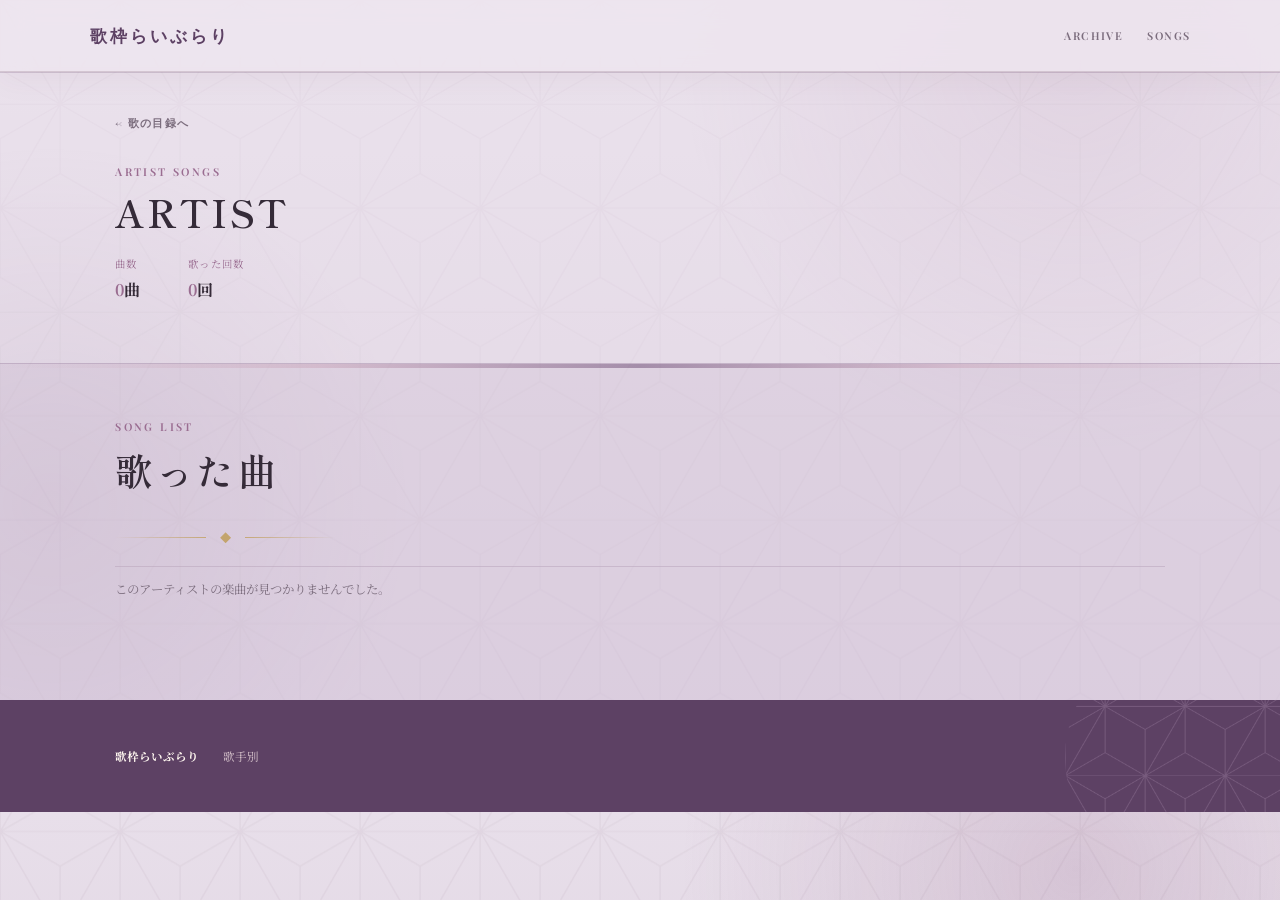
<file: artists/index.html>
<!doctype html><html lang="ja"><head>
  <link rel="icon" href="../favicon.ico" sizes="any">
  <link rel="icon" type="image/png" sizes="32x32" href="../favicon-32x32.png">
  <link rel="icon" type="image/png" sizes="16x16" href="../favicon-16x16.png">
  <link rel="apple-touch-icon" sizes="180x180" href="../apple-touch-icon.png">
  <meta name="theme-color" content="#A85C83">
  <!-- OGP / X(Twitter) card: change the title/description/image URL as needed -->
  <meta property="og:type" content="website">
  <meta property="og:locale" content="ja_JP">
  <meta property="og:site_name" content="歌枠らいぶらり">
  <meta property="og:title" content="歌枠らいぶらり">
  <meta property="og:description" content="個人VTuber甘萬つもりさんの歌枠や、歌った曲をまとめたファンメイドサイトです。">
  <meta property="og:image" content="https://amatsumo.cutegirl.jp/assets/social-card.png">
  <meta property="og:image:width" content="1200">
  <meta property="og:image:height" content="630">
  <meta name="twitter:card" content="summary_large_image">
  <meta name="twitter:title" content="歌枠らいぶらり">
  <meta name="twitter:description" content="個人VTuber甘萬つもりさんの歌枠や、歌った曲をまとめたファンメイドサイトです。">
  <meta name="twitter:image" content="https://amatsumo.cutegirl.jp/assets/social-card.png">
<meta charset="utf-8"><meta name="viewport" content="width=device-width,initial-scale=1"><title>歌手別｜歌枠らいぶらり</title><link rel="stylesheet" href="../style.css"></head><body>
<header><a class="logo" href="../">歌枠らいぶらり</a><nav><a href="../archive/">ARCHIVE</a><a href="../songs/">SONGS</a></nav></header>

<main>
<section class="section historyHero">
  <a class="backlink" href="../songs/">← 歌の目録へ</a>
  <p class="eyebrow">ARTIST SONGS</p>
  <h1 id="artistTitle" class="historyTitle">ARTIST</h1>
  <div class="historyMeta">
    <div><span>曲数</span><strong><i id="songTotal">0</i>曲</strong></div>
    <div><span>歌った回数</span><strong><i id="performanceTotal">0</i>回</strong></div>
  </div>
</section>

<section class="section historyContentSection">
  <p class="eyebrow">SONG LIST</p>
  <h2>歌った曲</h2><div class="pageTitleRule artistTitleRule" aria-hidden="true"><span>◆</span></div>
  <div class="artistSongList" id="artistSongList"></div>
  <p id="notFound" class="muted" hidden>このアーティストの楽曲が見つかりませんでした。</p>
</section>
</main>

<footer><b>歌枠らいぶらり</b><span>歌手別</span></footer>

<script src="../data/archives.js"></script>
<script>
const params = new URLSearchParams(location.search);
const artist = params.get("artist") || "";

function escapeHtml(value){
  return String(value ?? "").replace(/[&<>"']/g, c => ({
    "&":"&amp;", "<":"&lt;", ">":"&gt;", '"':"&quot;", "'":"&#039;"
  }[c]));
}

document.title = artist ? `${artist} 歌手別｜歌枠らいぶらり` : "歌手別｜歌枠らいぶらり";

const artistTitleEl = document.getElementById("artistTitle");
artistTitleEl.textContent = artist || "ARTIST";

function fitMobileArtistTitle(){
  artistTitleEl.classList.remove("is-long","is-very-long");
  if(window.innerWidth > 640) return;

  const lineCount = () => {
    const style = getComputedStyle(artistTitleEl);
    const lh = parseFloat(style.lineHeight);
    if(!Number.isFinite(lh) || lh <= 0) return 1;
    return Math.round(artistTitleEl.getBoundingClientRect().height / lh);
  };

  // 通常サイズで3行以上なら一段階だけ縮小。
  if(lineCount() >= 3){
    artistTitleEl.classList.add("is-long");
  }

  // 一段階縮小しても4行以上なら、もう一段階だけ縮小。
  requestAnimationFrame(() => {
    if(lineCount() >= 4){
      artistTitleEl.classList.add("is-very-long");
    }
  });
}

requestAnimationFrame(fitMobileArtistTitle);
window.addEventListener("resize", fitMobileArtistTitle);

const map = new Map();

ARCHIVES.forEach(archive => {
  archive.songs
    .filter(song => song.type === "song" && (song.artist || "未登録") === artist)
    .forEach(song => {
      if(!map.has(song.title)){
        map.set(song.title, {title:song.title, count:0});
      }
      map.get(song.title).count++;
    });
});

const songs = [...map.values()].sort((a,b) =>
  new Intl.Collator("ja", {numeric:true, sensitivity:"base"}).compare(a.title,b.title)
);

document.getElementById("songTotal").textContent = songs.length;
document.getElementById("performanceTotal").textContent =
  songs.reduce((sum,s)=>sum+s.count,0);

const root = document.getElementById("artistSongList");
const nf = document.getElementById("notFound");

if(!songs.length){
  nf.hidden = false;
}else{
  root.innerHTML = songs.map(song => {
    const p = new URLSearchParams({song:song.title, artist});
    return `
      <a class="artistSongCard" href="../songs/history/?${p.toString()}">
        <div class="artistSongTitle">${escapeHtml(song.title)}</div>
        <div class="artistSongCount">${song.count}回</div>
        <div class="artistSongArrow">↗</div>
      </a>
    `;
  }).join("");
}
</script>

<button class="pageTopButton" type="button" aria-label="ページの一番上へ戻る">
  <span class="pageTopMark" aria-hidden="true">⌃</span>
  <span class="pageTopText" aria-hidden="true">TOP</span>
</button>

<script>
(() => {
  const pageTopButton = document.querySelector(".pageTopButton");
  if(!pageTopButton) return;

  const updatePageTopButton = () => {
    pageTopButton.classList.toggle("is-visible", window.scrollY > 400);
  };

  pageTopButton.addEventListener("click", () => {
    window.scrollTo({top:0, behavior:"smooth"});
  });

  window.addEventListener("scroll", updatePageTopButton, {passive:true});
  updatePageTopButton();
})();
</script>

</body></html>
</file>
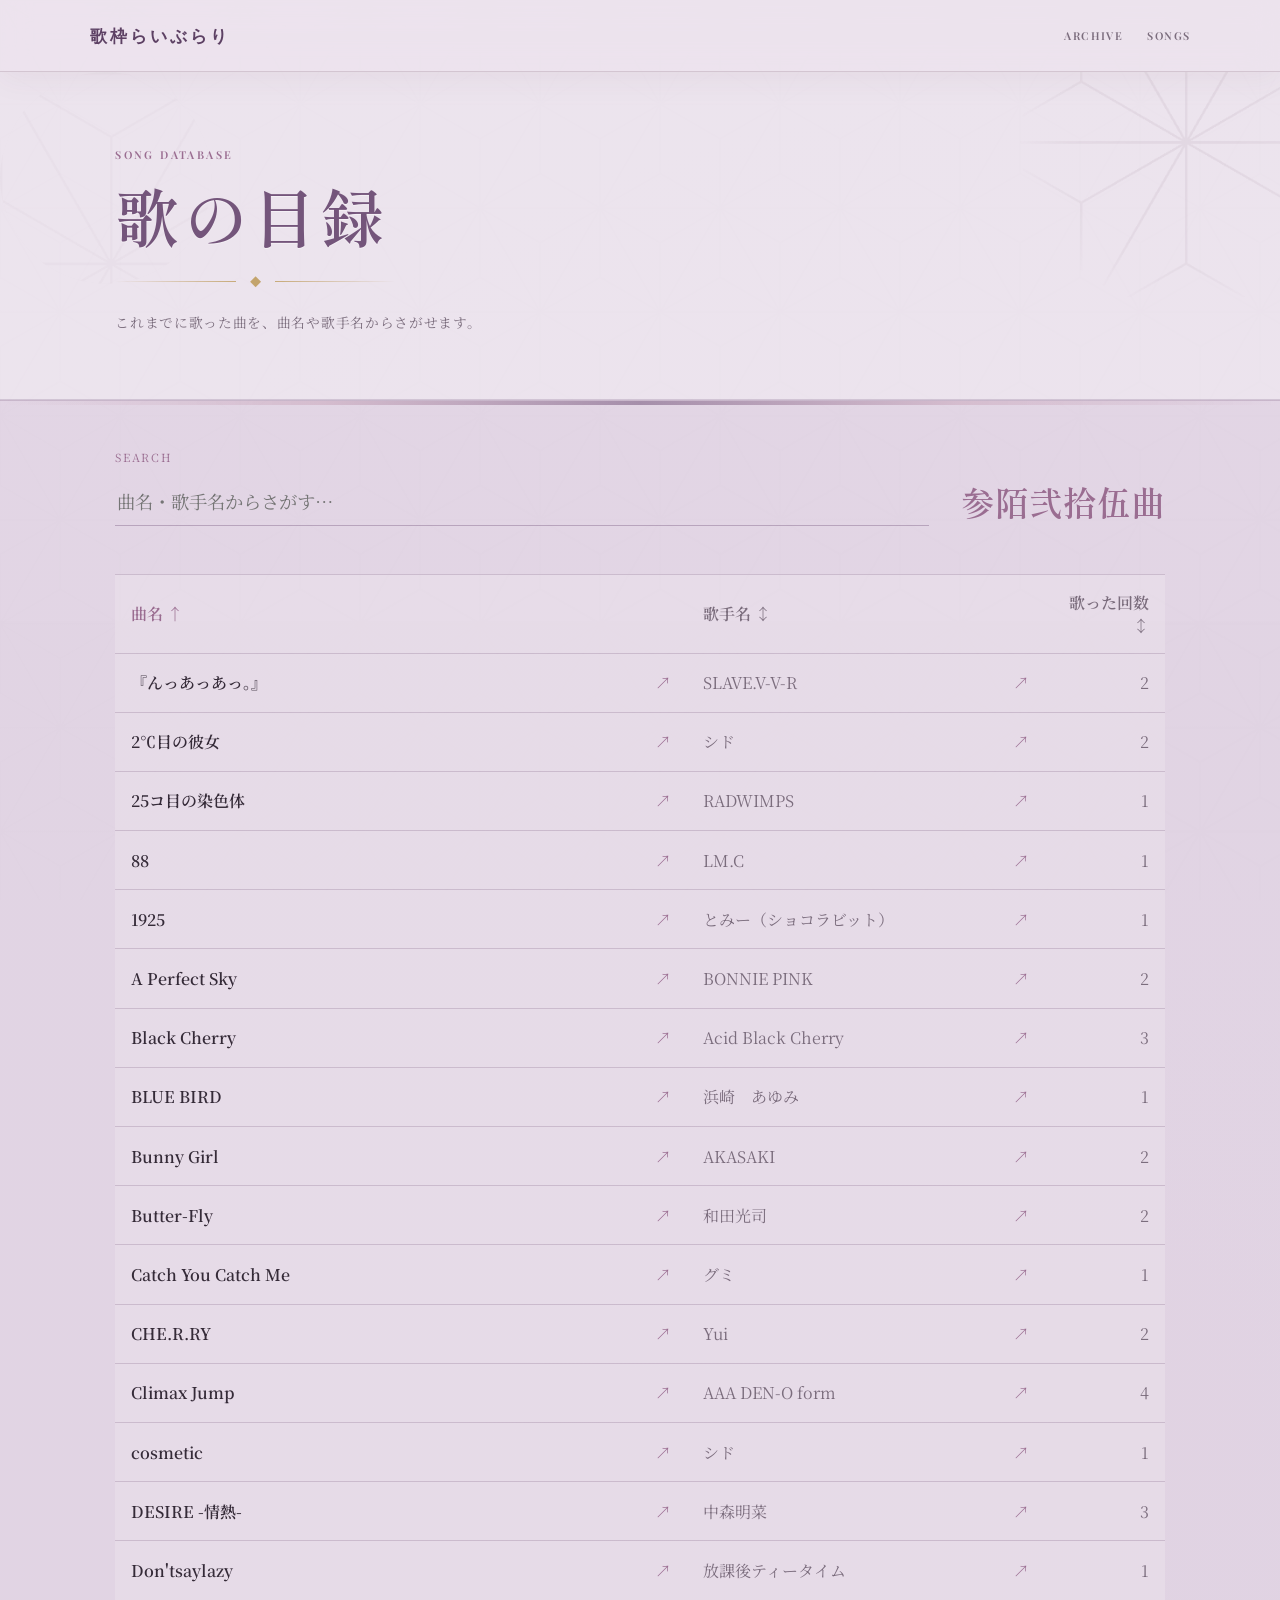
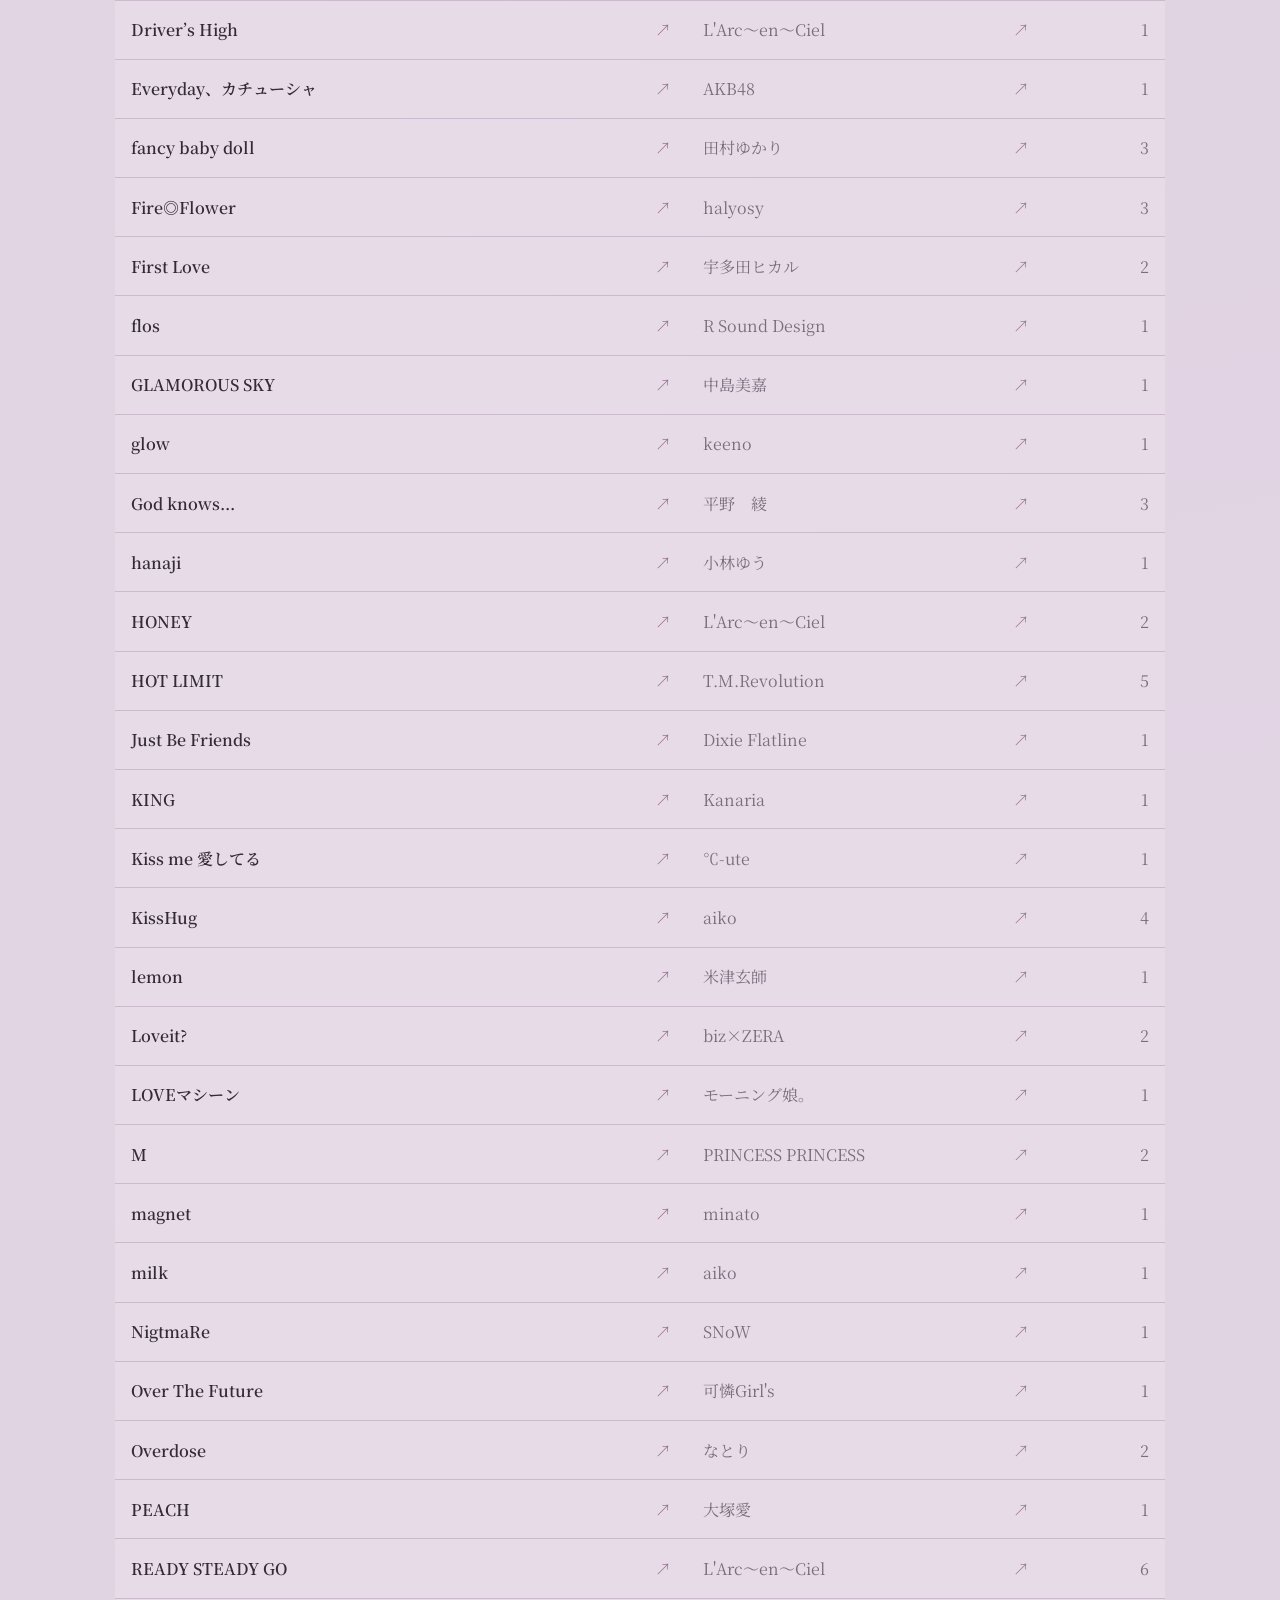
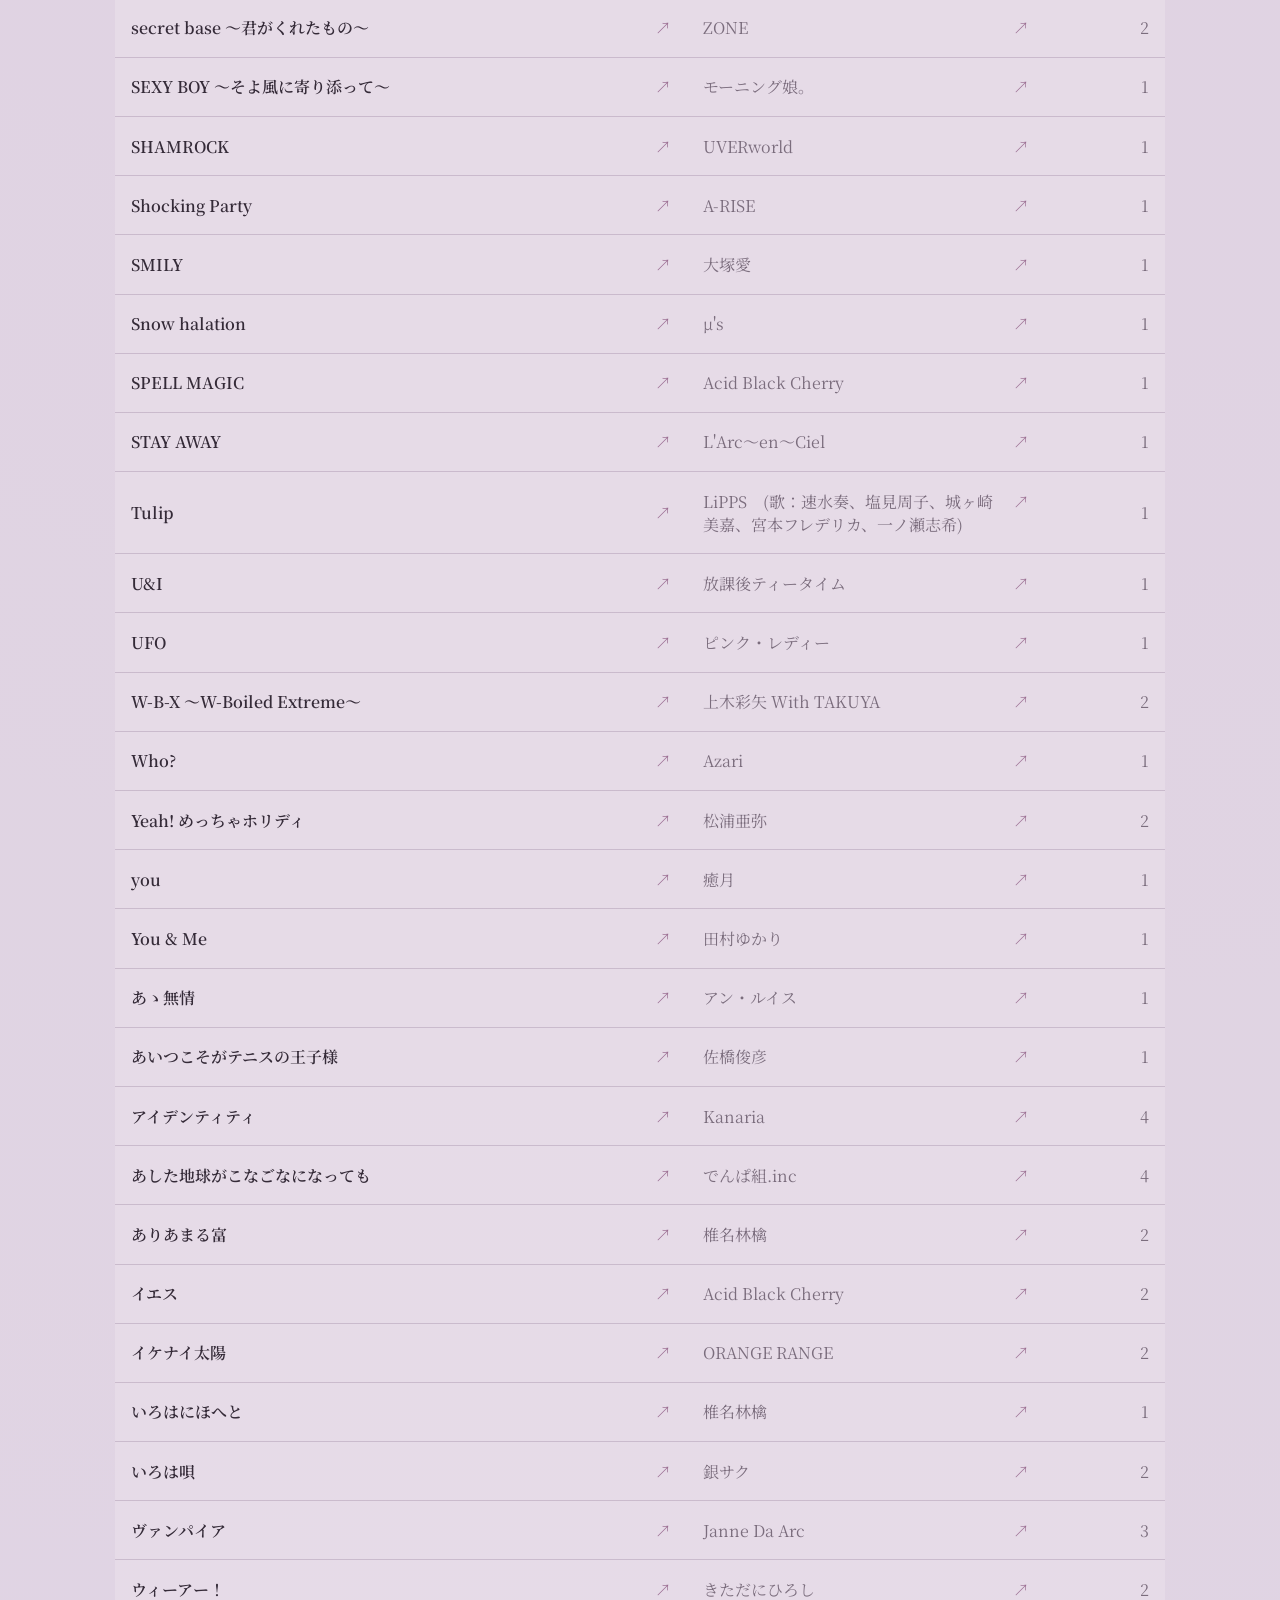
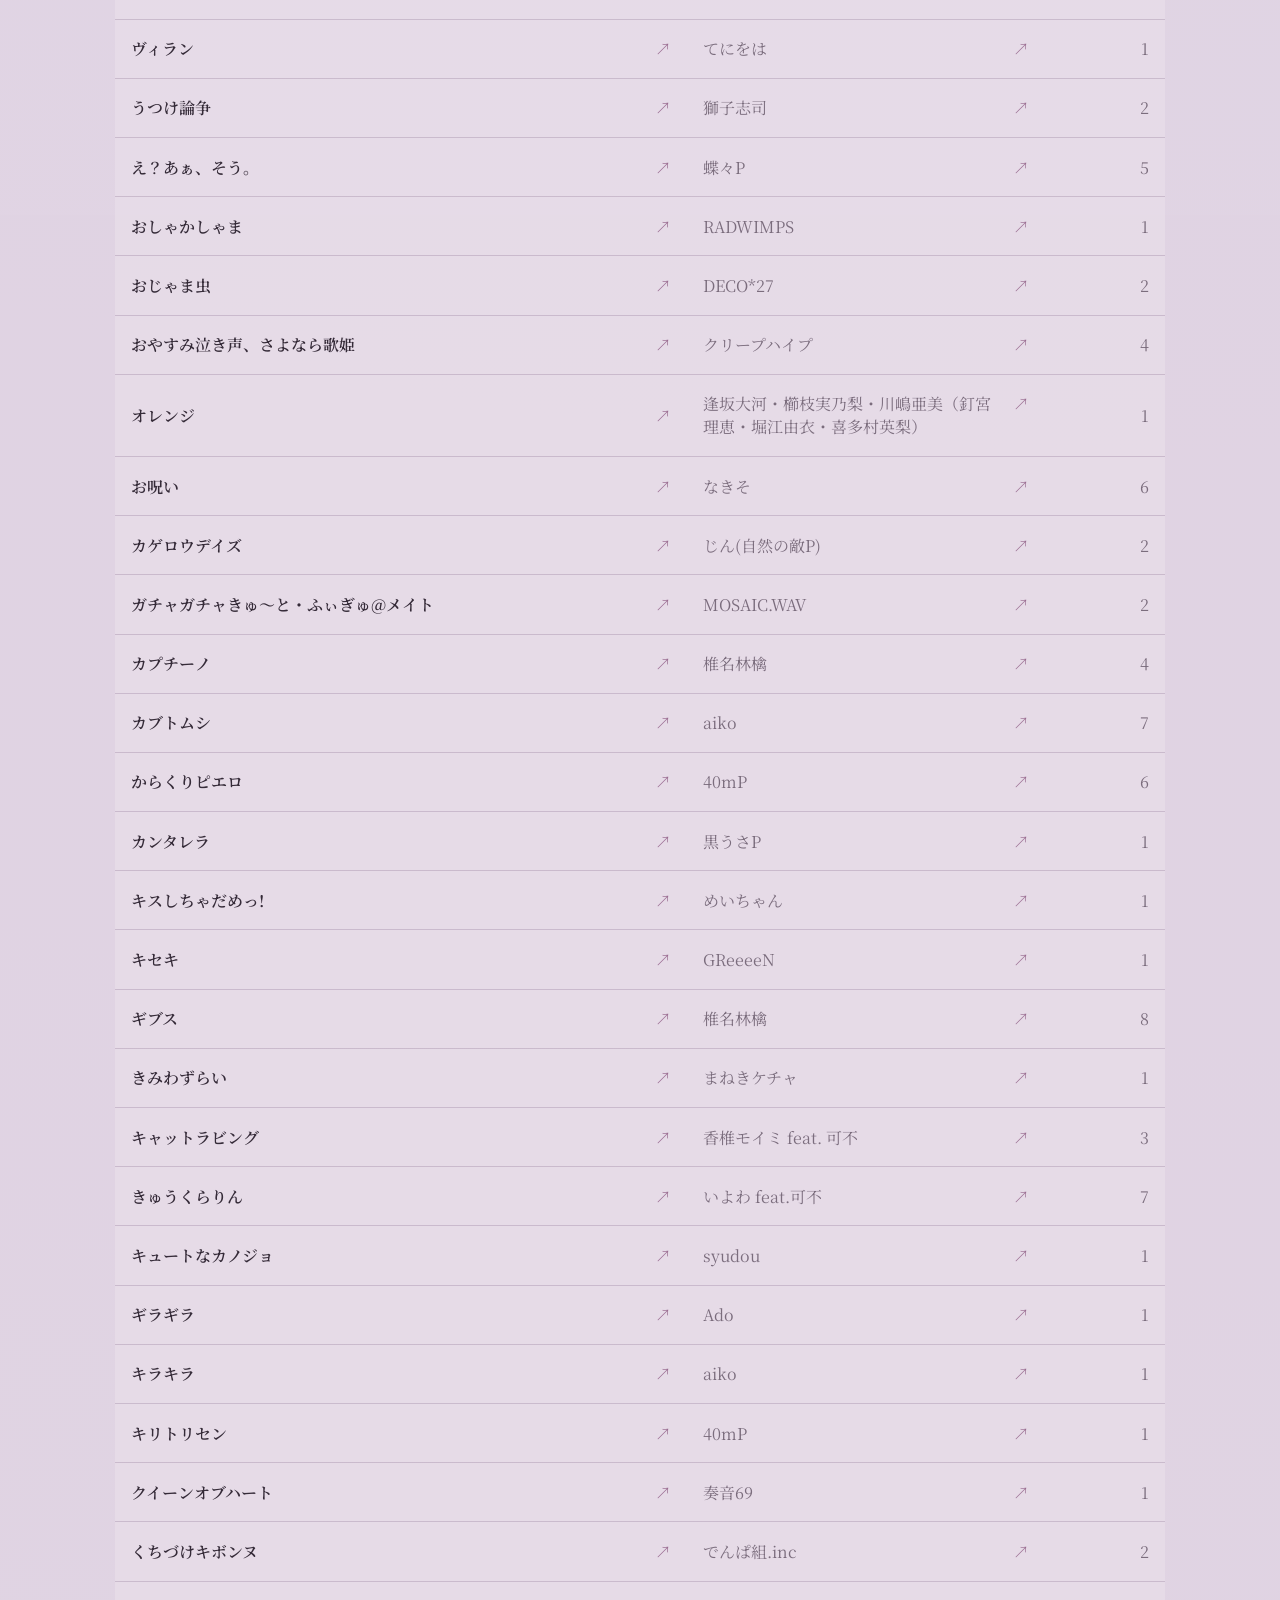
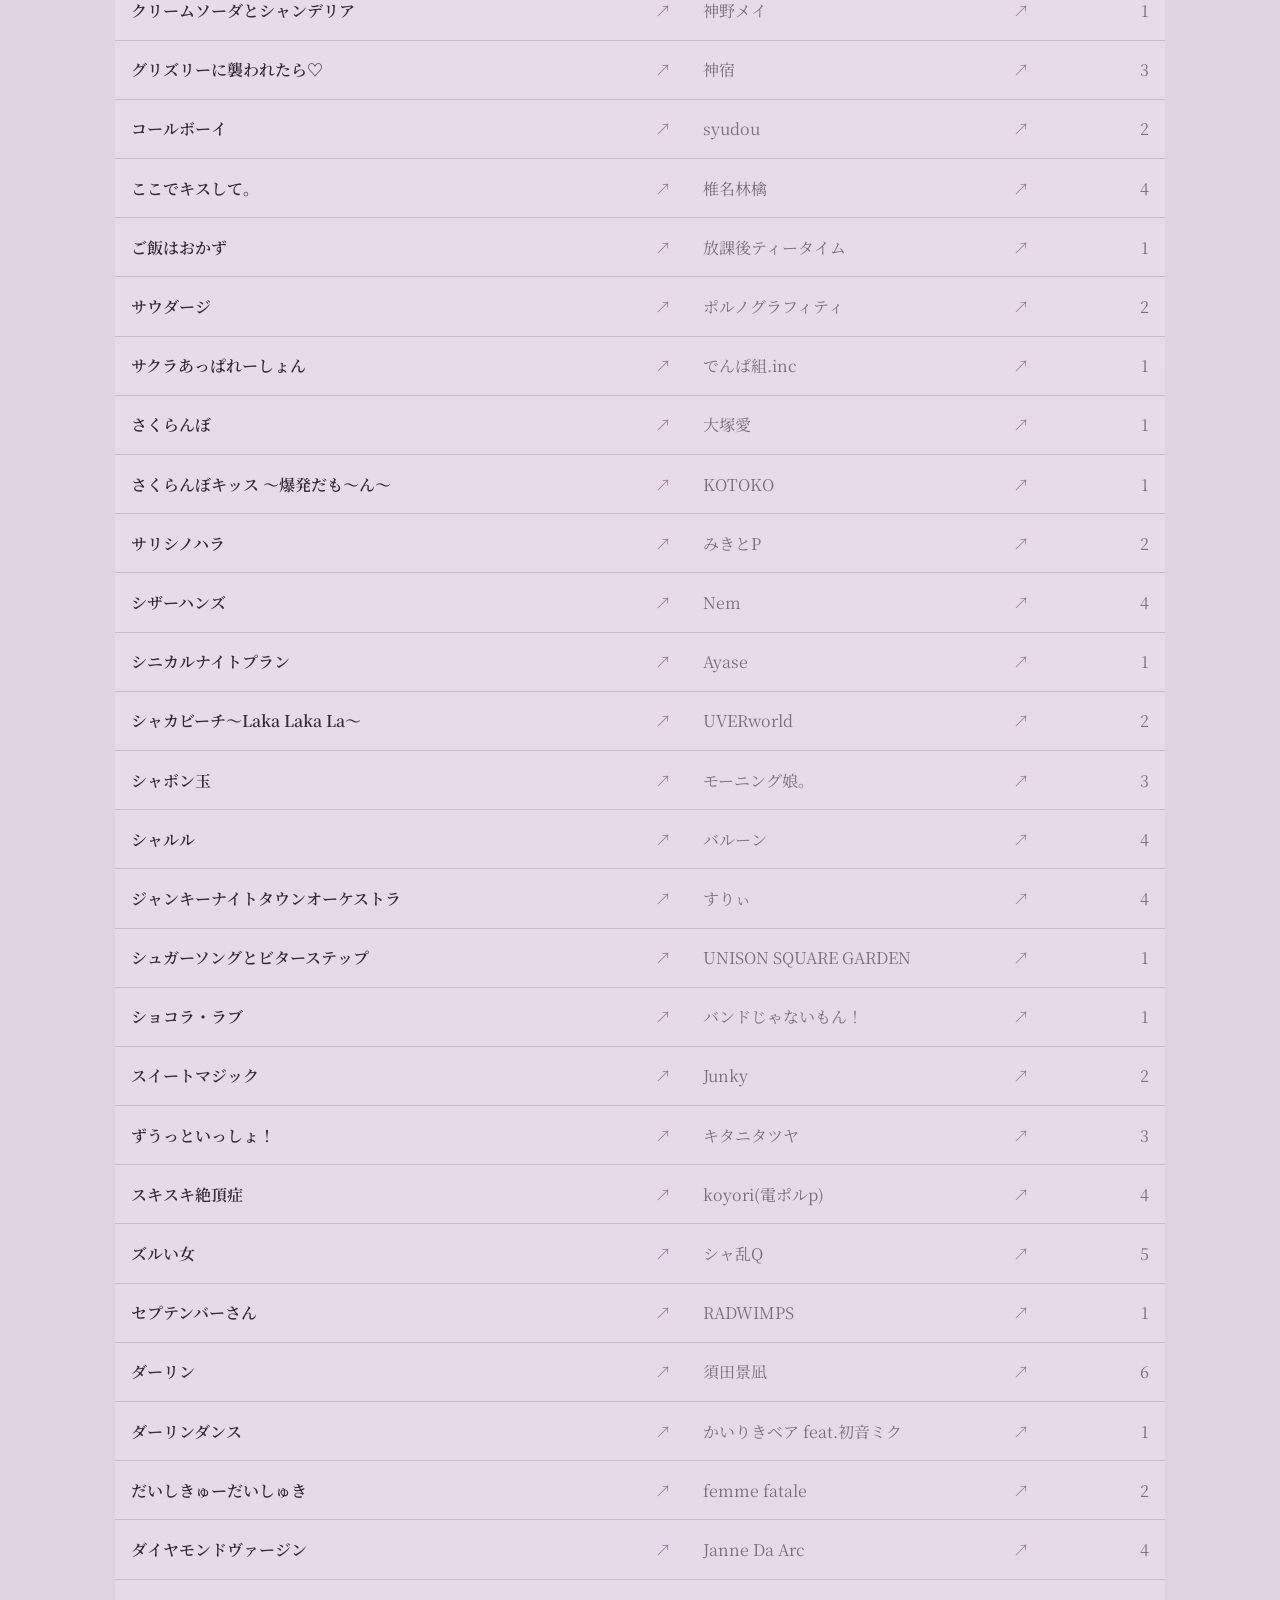
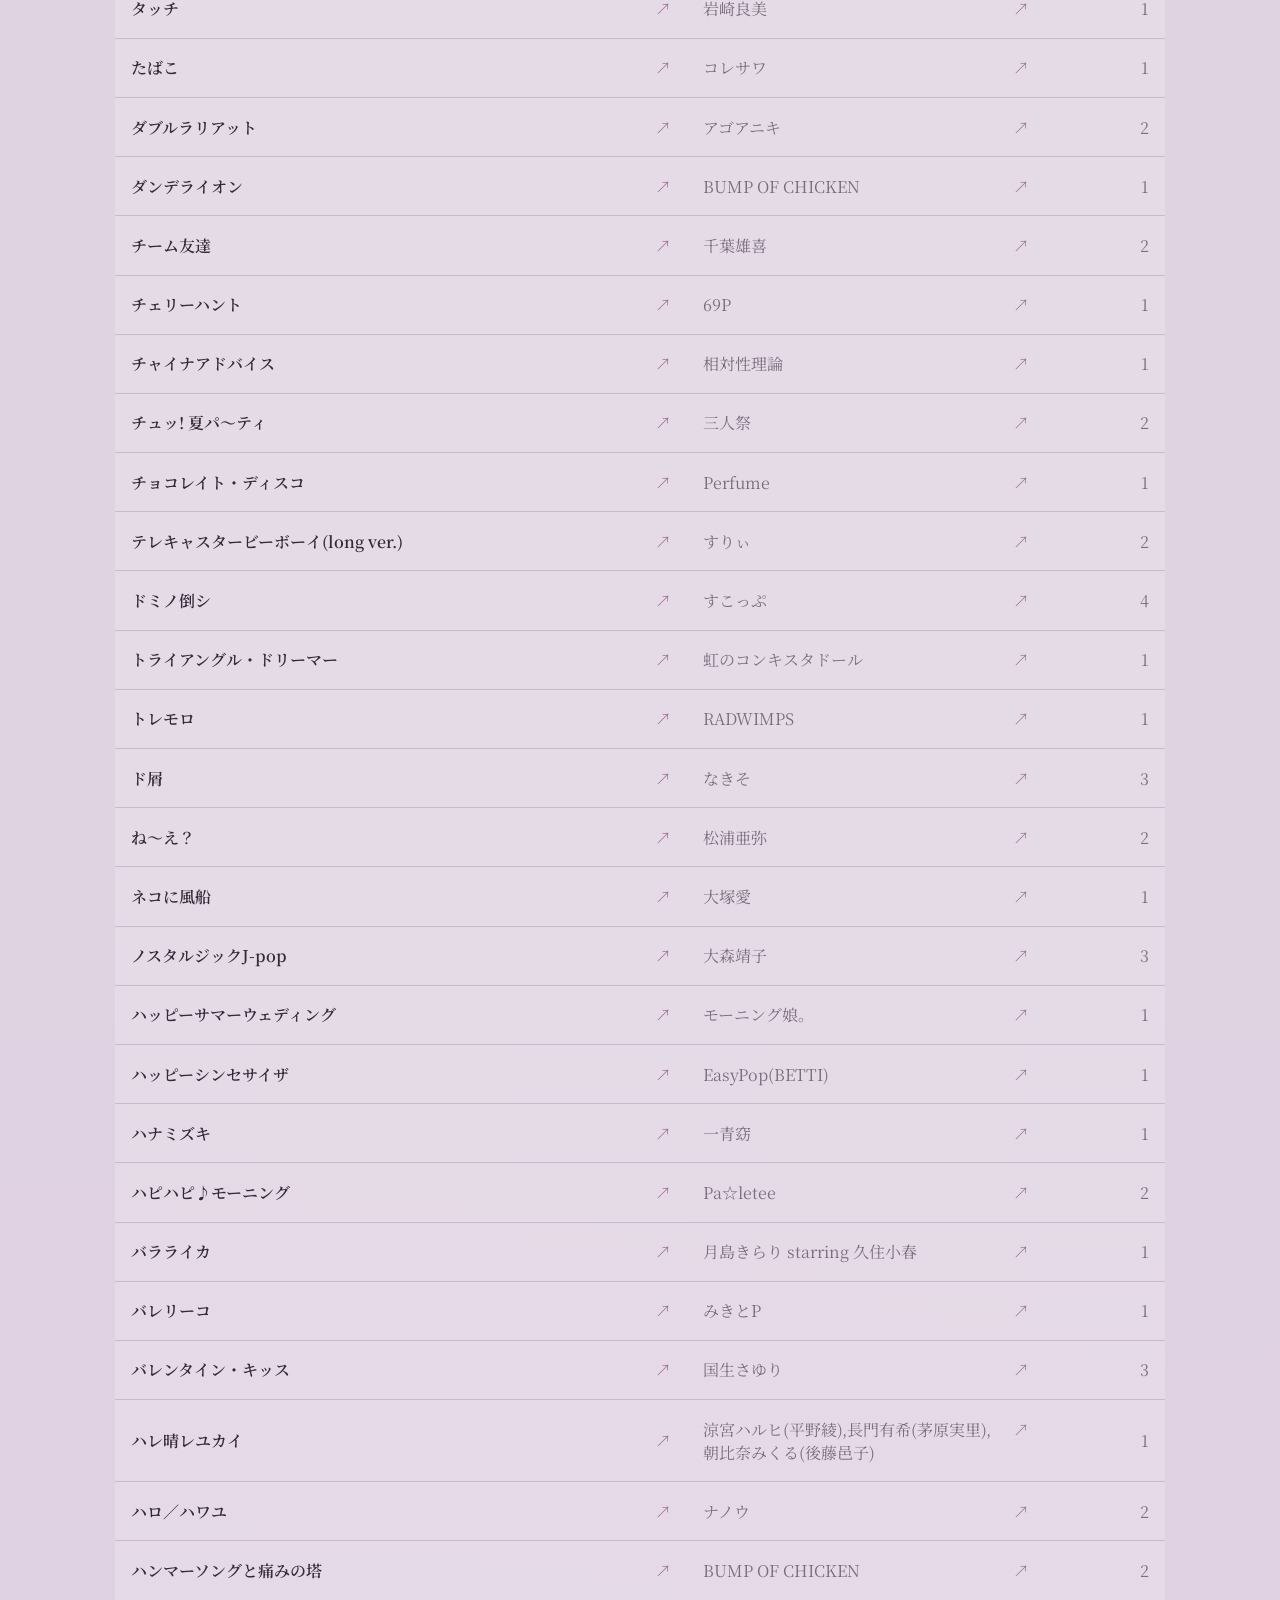
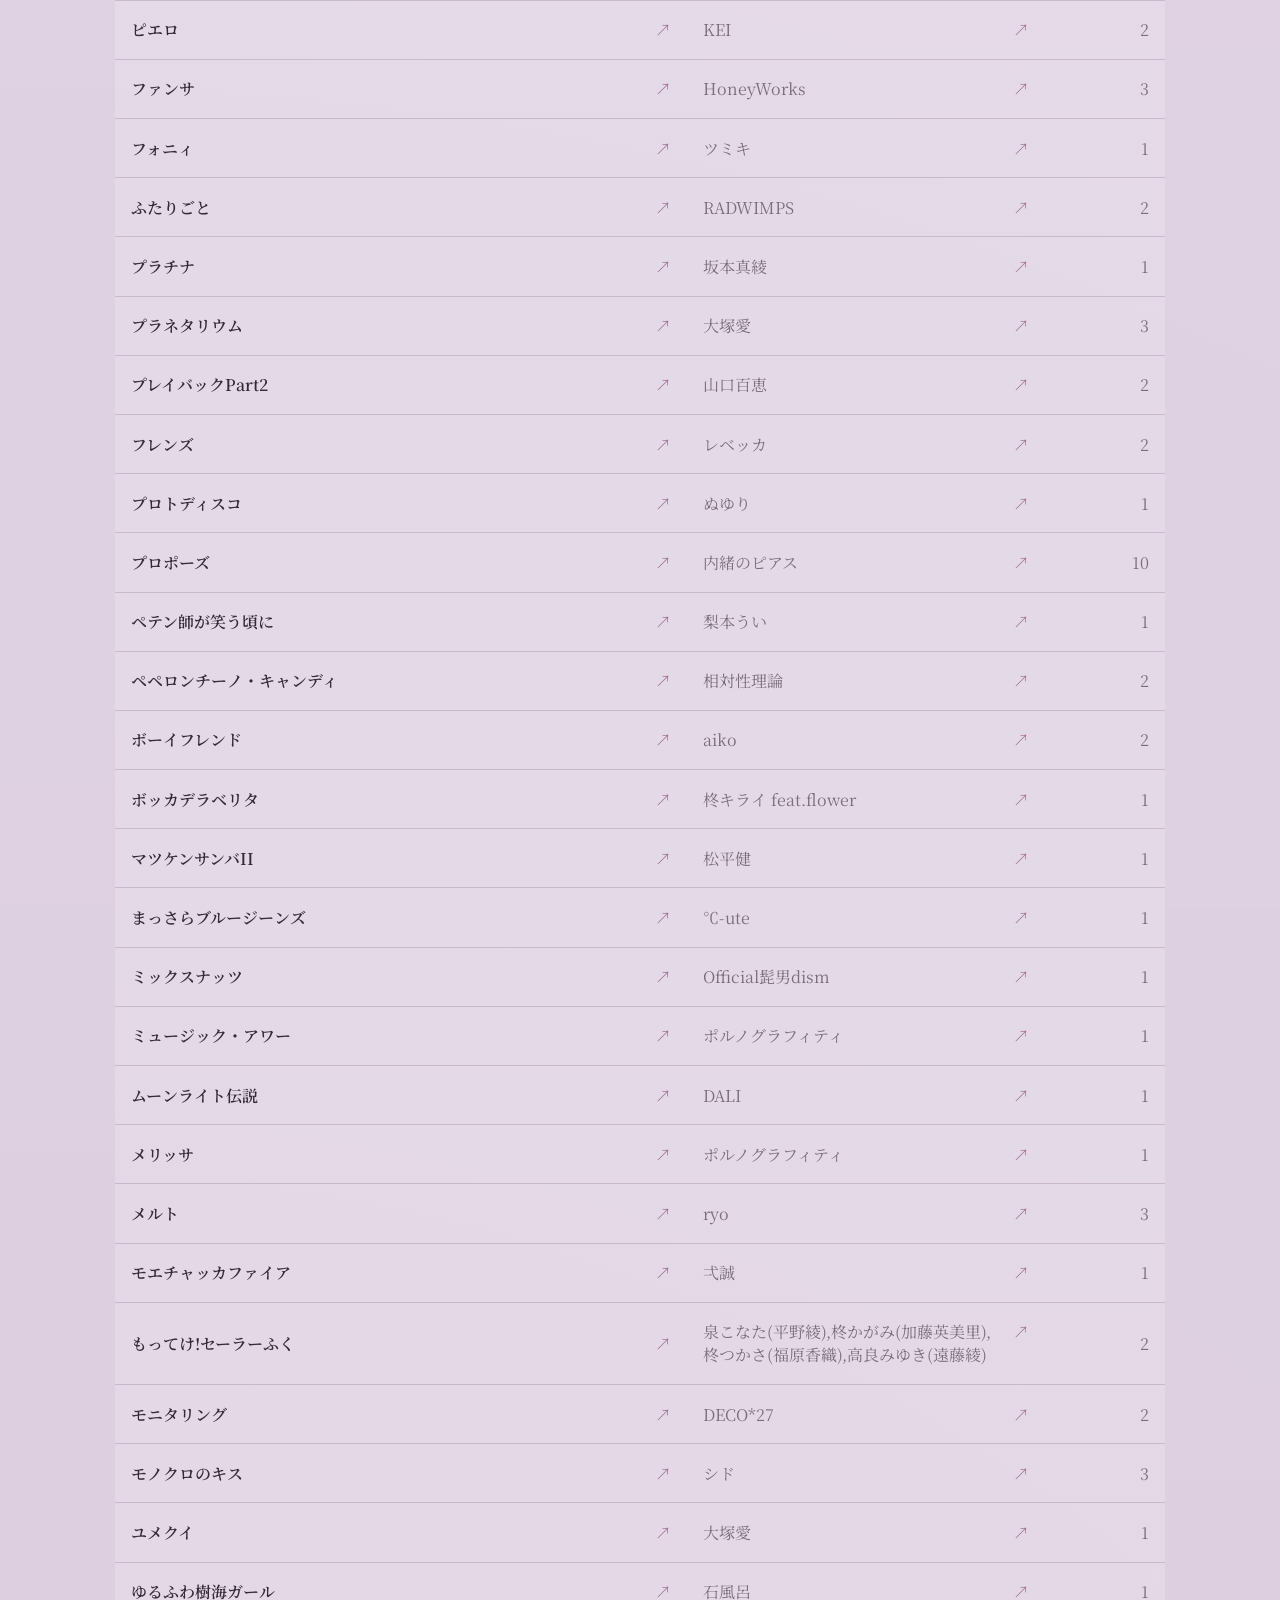
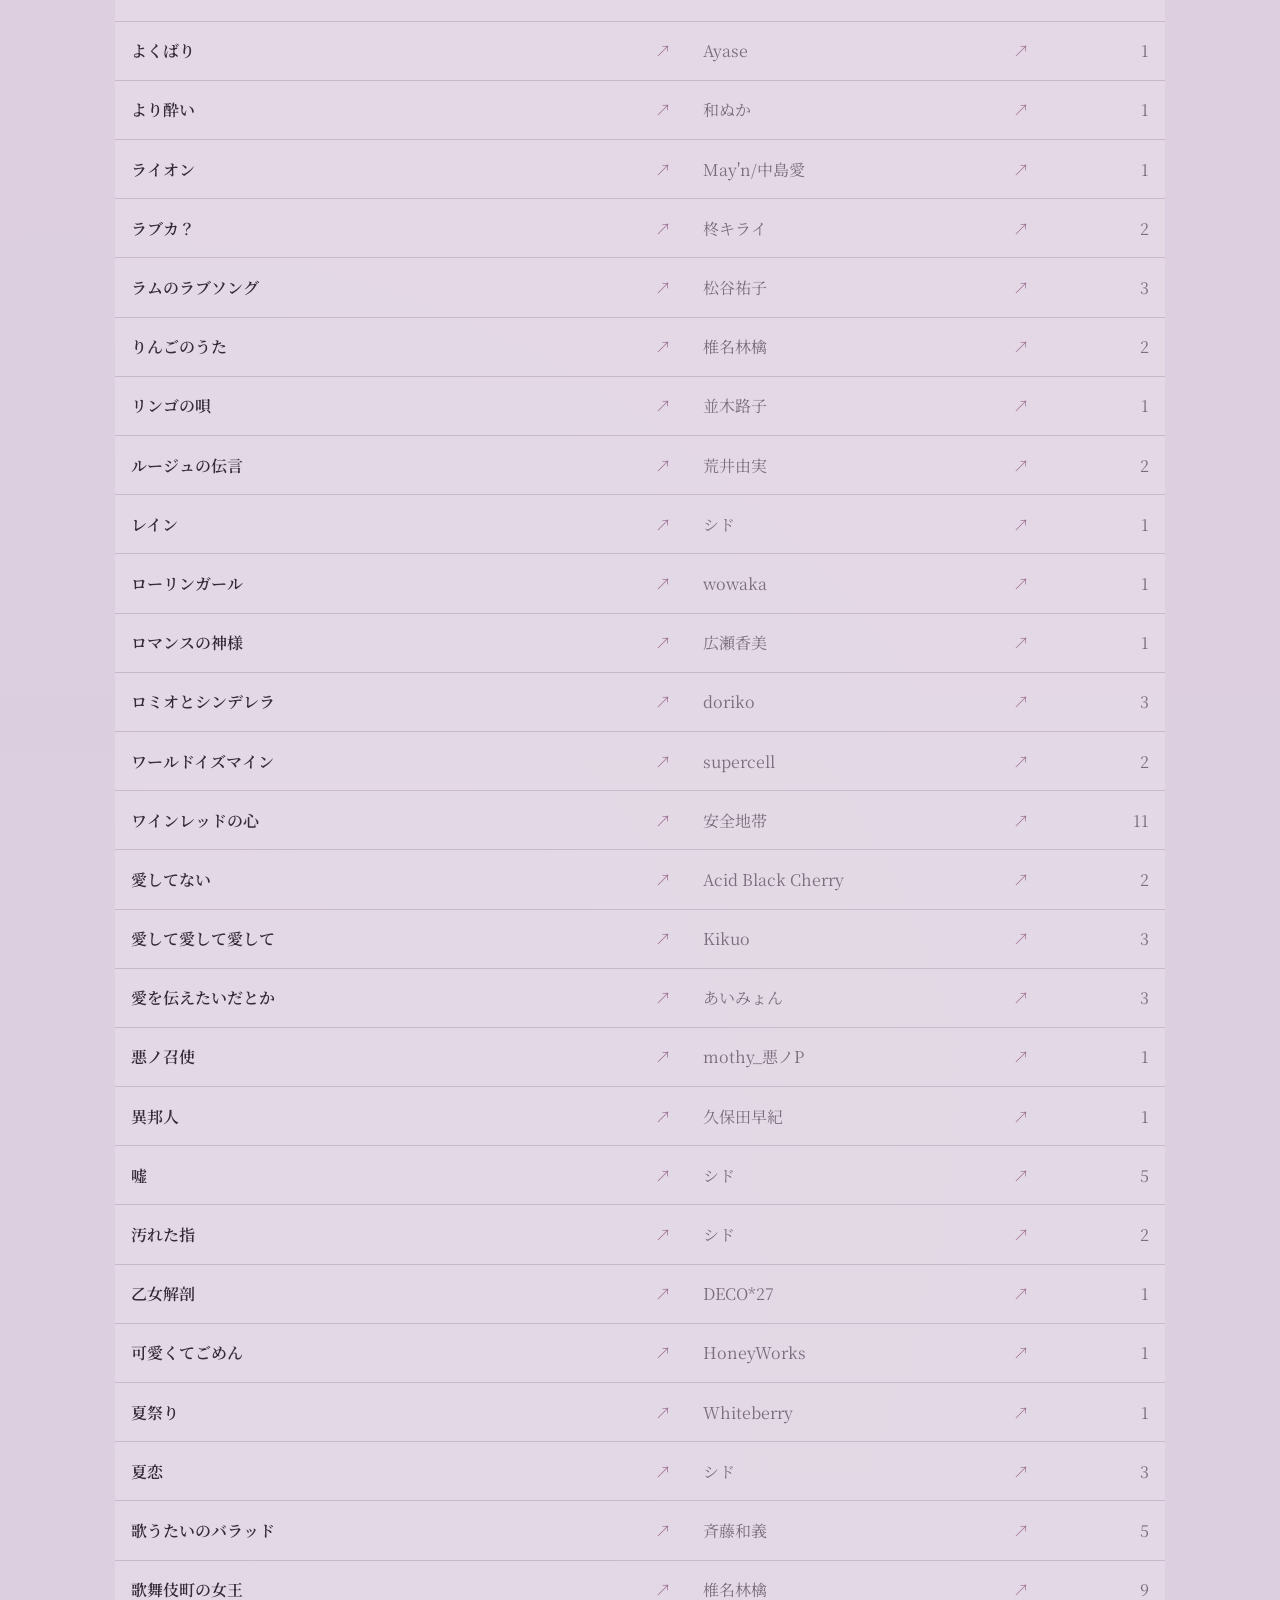
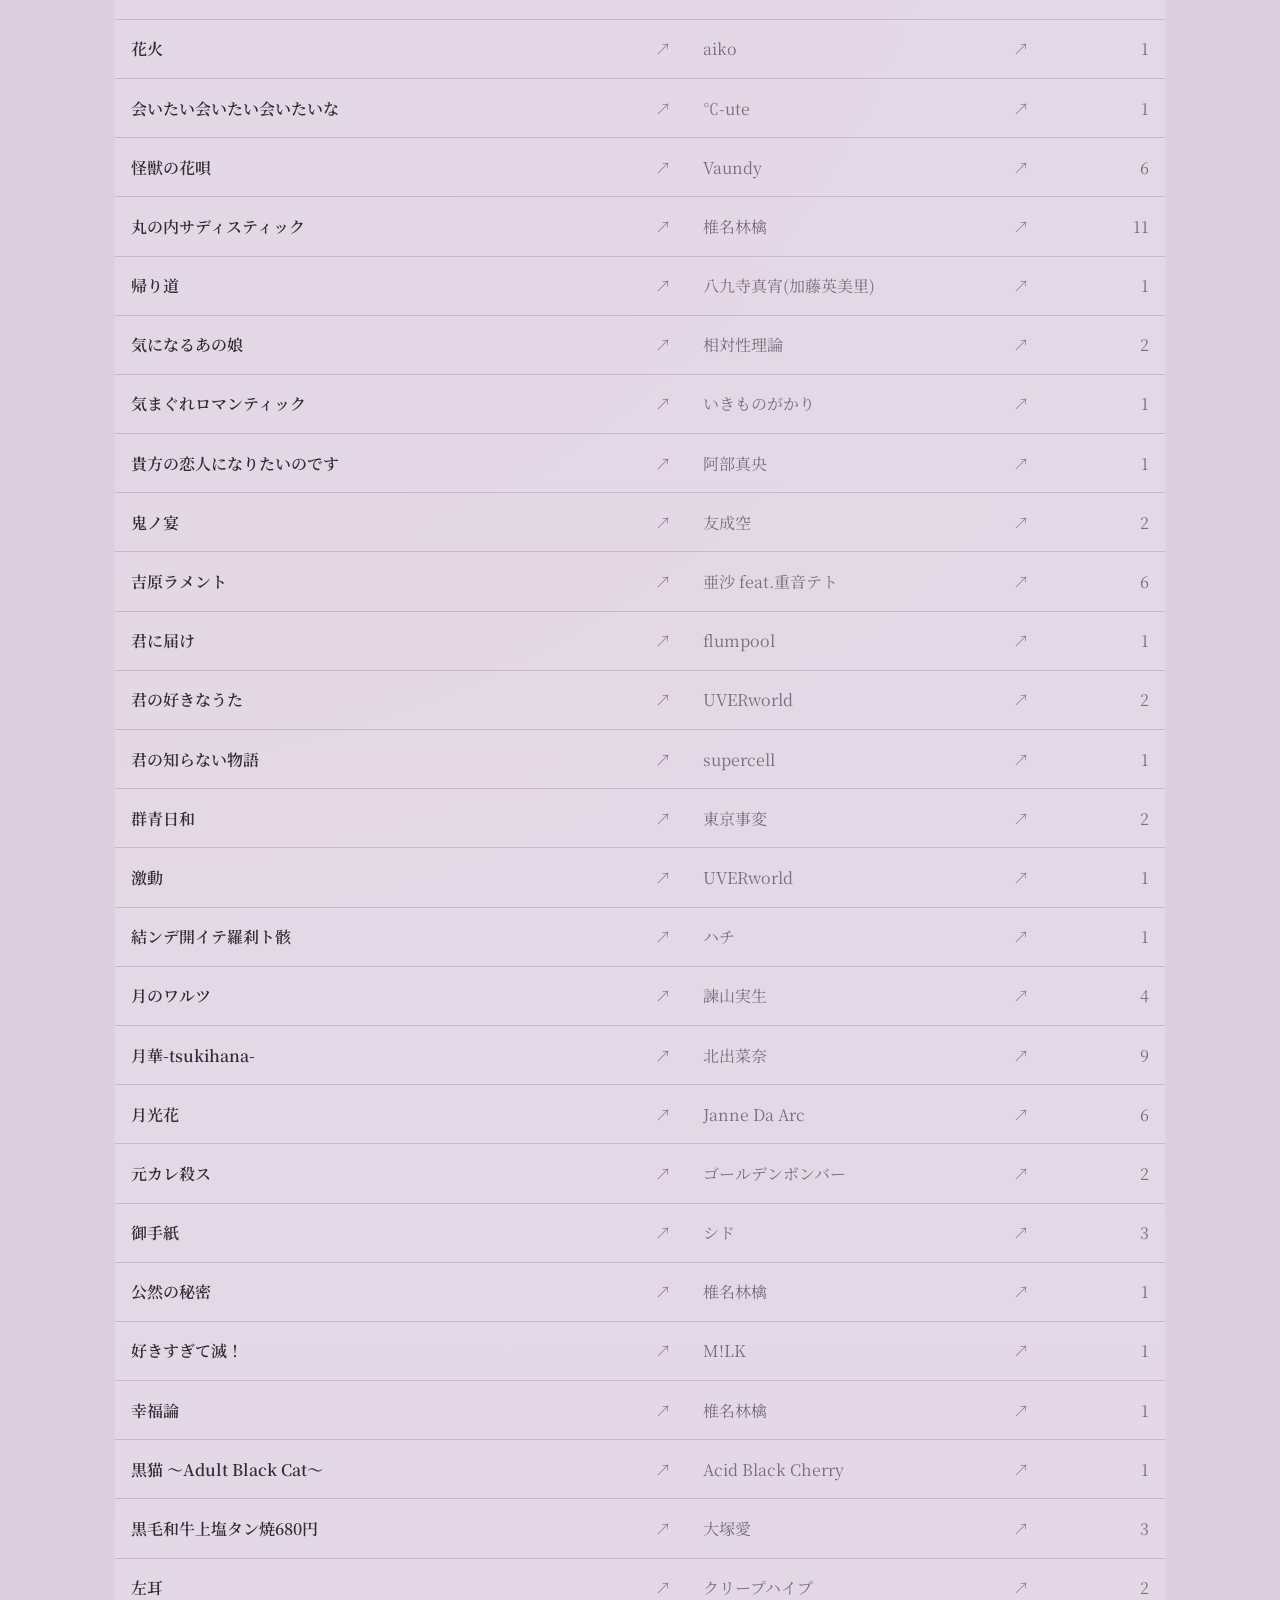
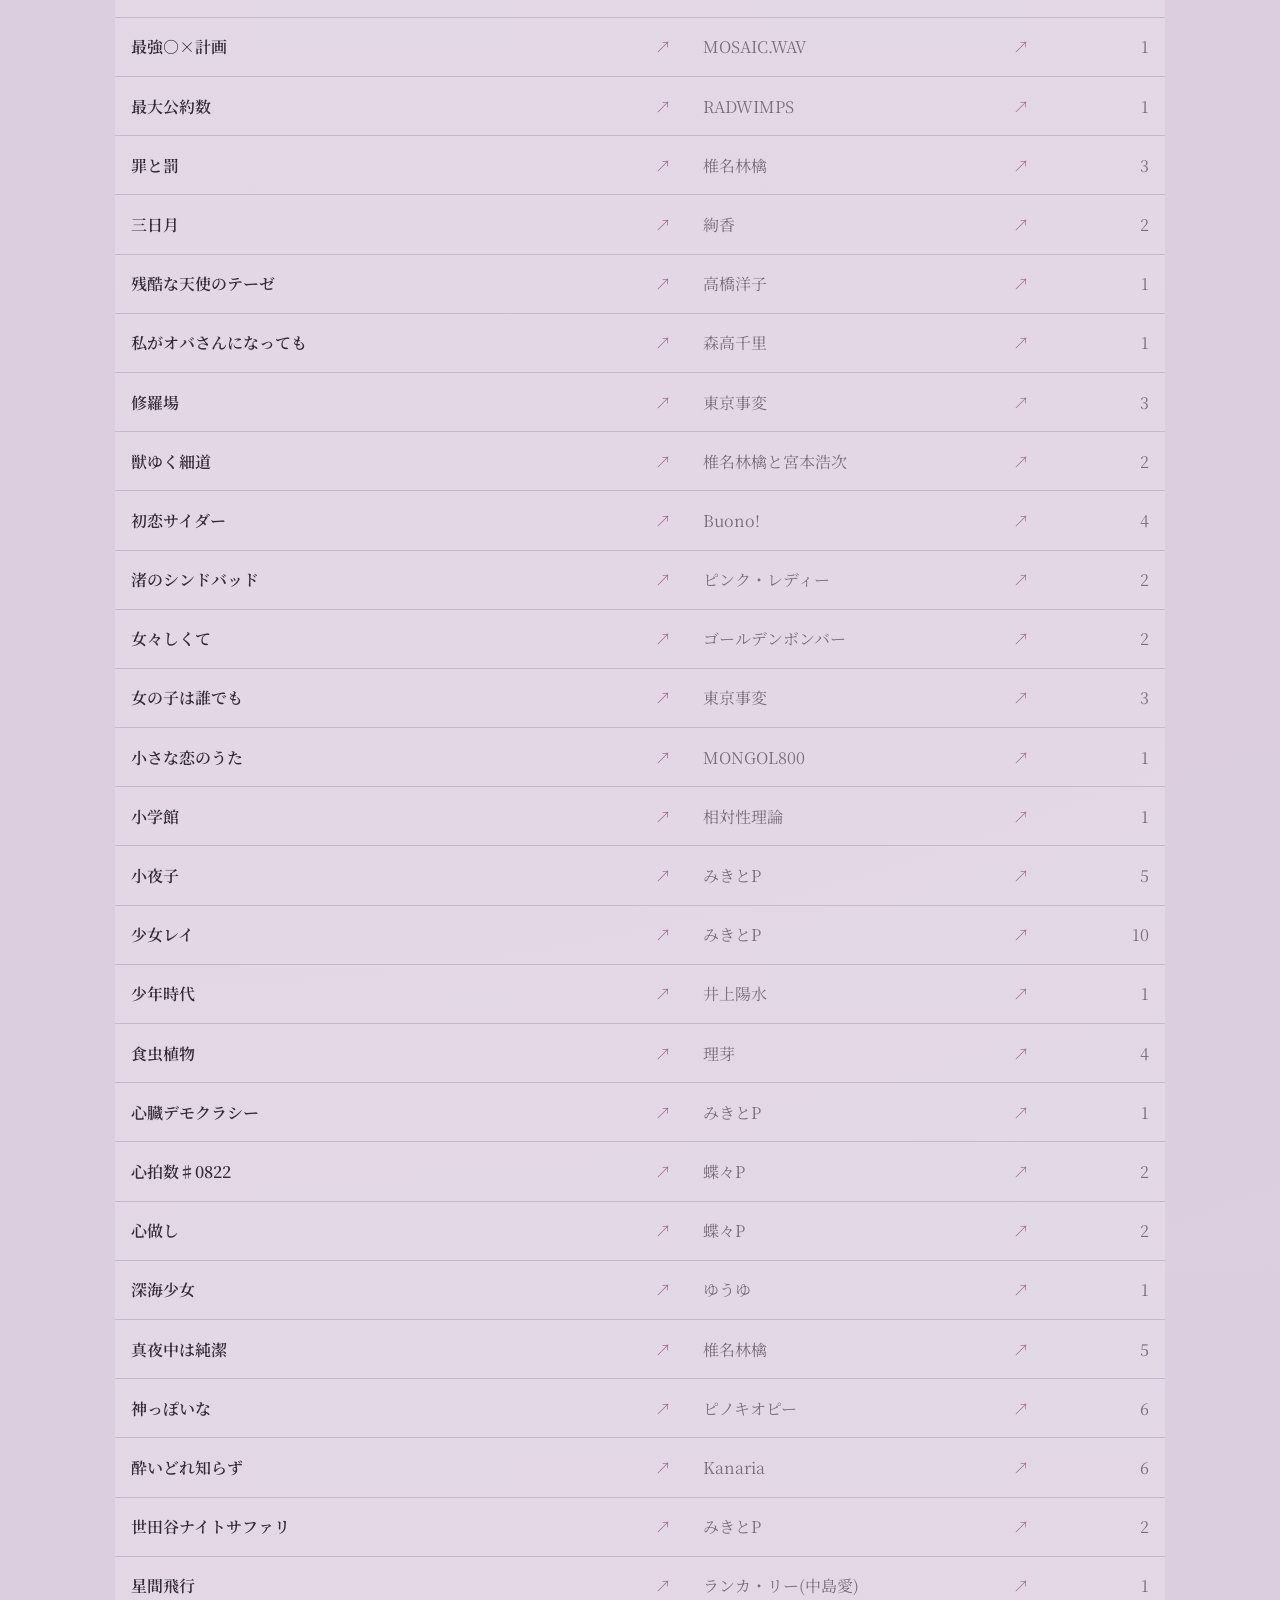
<file: songs/index.html>
<!doctype html><html lang="ja"><head>
  <link rel="icon" href="../favicon.ico" sizes="any">
  <link rel="icon" type="image/png" sizes="32x32" href="../favicon-32x32.png">
  <link rel="icon" type="image/png" sizes="16x16" href="../favicon-16x16.png">
  <link rel="apple-touch-icon" sizes="180x180" href="../apple-touch-icon.png">
  <meta name="theme-color" content="#A85C83">
  <!-- OGP / X(Twitter) card: change the title/description/image URL as needed -->
  <meta property="og:type" content="website">
  <meta property="og:locale" content="ja_JP">
  <meta property="og:site_name" content="歌枠らいぶらり">
  <meta property="og:title" content="歌枠らいぶらり">
  <meta property="og:description" content="個人VTuber甘萬つもりさんの歌枠や、歌った曲をまとめたファンメイドサイトです。">
  <meta property="og:image" content="https://amatsumo.cutegirl.jp/assets/social-card.png">
  <meta property="og:image:width" content="1200">
  <meta property="og:image:height" content="630">
  <meta name="twitter:card" content="summary_large_image">
  <meta name="twitter:title" content="歌枠らいぶらり">
  <meta name="twitter:description" content="個人VTuber甘萬つもりさんの歌枠や、歌った曲をまとめたファンメイドサイトです。">
  <meta name="twitter:image" content="https://amatsumo.cutegirl.jp/assets/social-card.png">
<meta charset="utf-8"><meta name="viewport" content="width=device-width,initial-scale=1"><title>歌の目録｜歌枠らいぶらり</title><link rel="stylesheet" href="../style.css">
<script>
function formatDaijiSongTotal(n){
  const d=["","壱","弐","参","肆","伍","陸","漆","捌","玖"];
  const units=[[10000,"萬"],[1000,"阡"],[100,"陌"],[10,"拾"]];
  n=Math.max(0,Math.floor(Number(n)||0));
  if(n===0)return "〇曲";

  let value=n;
  let result="";
  units.forEach(([unit,label])=>{
    const digit=Math.floor(value/unit);
    if(digit>0){
      result+=d[digit]+label;
      value%=unit;
    }
  });
  if(value>0)result+=d[value];
  return result+"曲";
}
</script>

</head><body>
<header><a class="logo" href="../">歌枠らいぶらり</a><nav><a href="../archive/">ARCHIVE</a><a href="./">SONGS</a></nav></header>
<main class="songsIndexPage songsFixed">
<section class="hero songsPageHero archiveIndexHero">
  <div class="archiveIndexHeroInner songsPageHeroInner">
    <p class="eyebrow">SONG DATABASE</p>
    <h1>歌の目録</h1><div class="pageTitleRule" aria-hidden="true"><span>◆</span></div>
    <p class="archiveLead songsLead">これまでに歌った曲を、曲名や歌手名からさがせます。</p>
  </div>
</section>

<section class="section">
  <div class="toolbar">
    <label class="search"><span>SEARCH</span><input id="search" type="search" placeholder="曲名・歌手名からさがす…"></label>
    <div class="stats"><strong id="count">〇曲</strong></div>
  </div>

  <div class="songTableWrap">
    <div class="songTableHead">
      <button class="sortBtn" data-key="title">曲名 <span class="sortMark">↕</span></button>
      <button class="sortBtn" data-key="artist">歌手名 <span class="sortMark">↕</span></button>
      <button class="sortBtn countHead" data-key="count"><span class="countLabelDesktop">歌った回数</span><span class="countLabelMobile">回数</span> <span class="sortMark">↕</span></button>
    </div>
    <div id="songList"></div>
  </div>
  <p id="empty" hidden>該当する曲がありません。</p>
</section>
</main>
<footer><b>歌枠らいぶらり</b><span>歌の目録</span></footer>

<script src="../data/archives.js"></script>
<script>
const $ = s => document.querySelector(s);
const collator = new Intl.Collator("ja", {numeric:true, sensitivity:"base"});
let sortKey = "title";
let sortDir = "asc";

function escapeHtml(value){
  return String(value ?? "").replace(/[&<>"']/g, c => ({
    "&":"&amp;", "<":"&lt;", ">":"&gt;", '"':"&quot;", "'":"&#039;"
  }[c]));
}

function buildSongData(){
  const map = new Map();

  ARCHIVES.forEach(archive => {
    archive.songs
      .filter(song => song.type === "song")
      .forEach(song => {
        const artist = song.artist || "未登録";
        const key = `${song.title}|||${artist}`;

        if(!map.has(key)){
          map.set(key, {
            title: song.title,
            artist,
            count: 0
          });
        }

        map.get(key).count++;
      });
  });

  return [...map.values()];
}

const songData = buildSongData();

function compare(a,b){
  let result = 0;

  if(sortKey === "count"){
    result = a.count - b.count;
  } else {
    result = collator.compare(a[sortKey], b[sortKey]);
  }

  return sortDir === "asc" ? result : -result;
}

function makeHistoryUrl(item){
  const p = new URLSearchParams({
    song: item.title,
    artist: item.artist
  });
  return `./history/?${p.toString()}`;
}

function render(){
  const q = $("#search").value.trim().toLowerCase();

  const filtered = songData
    .filter(item => (`${item.title} ${item.artist}`).toLowerCase().includes(q))
    .sort(compare);

  $("#count").textContent = formatDaijiSongTotal(filtered.length);
  $("#empty").hidden = filtered.length > 0;

  $("#songList").innerHTML = filtered.map(item => `
    <div class="songDbRow">
      <a class="songTitleLink" href="${makeHistoryUrl(item)}">${escapeHtml(item.title)}<span class="songArrow">↗</span></a>
      <a class="songArtist artistLink" href="../artists/?artist=${encodeURIComponent(item.artist)}">${escapeHtml(item.artist)}<span class="songArrow">↗</span></a>
      <div class="songCount">${item.count}</div>
    </div>
  `).join("");

  document.querySelectorAll(".sortBtn").forEach(btn => {
    const mark = btn.querySelector(".sortMark");

    if(btn.dataset.key === sortKey){
      mark.textContent = sortDir === "asc" ? "↑" : "↓";
      btn.classList.add("active");
    } else {
      mark.textContent = "↕";
      btn.classList.remove("active");
    }
  });
}

document.querySelectorAll(".sortBtn").forEach(btn => {
  btn.addEventListener("click", () => {
    const key = btn.dataset.key;

    if(sortKey === key){
      sortDir = sortDir === "asc" ? "desc" : "asc";
    } else {
      sortKey = key;
      sortDir = "asc";
    }

    render();
  });
});

$("#search").addEventListener("input", render);
render();
</script>


<button class="pageTopButton" type="button" aria-label="ページの一番上へ戻る">
  <span class="pageTopMark" aria-hidden="true">⌃</span>
  <span class="pageTopText" aria-hidden="true">TOP</span>
</button>

<script>
(() => {
  const pageTopButton = document.querySelector(".pageTopButton");
  if(!pageTopButton) return;

  const updatePageTopButton = () => {
    pageTopButton.classList.toggle("is-visible", window.scrollY > 400);
  };

  pageTopButton.addEventListener("click", () => {
    window.scrollTo({top:0, behavior:"smooth"});
  });

  window.addEventListener("scroll", updatePageTopButton, {passive:true});
  updatePageTopButton();
})();
</script>

</body></html>
</file>
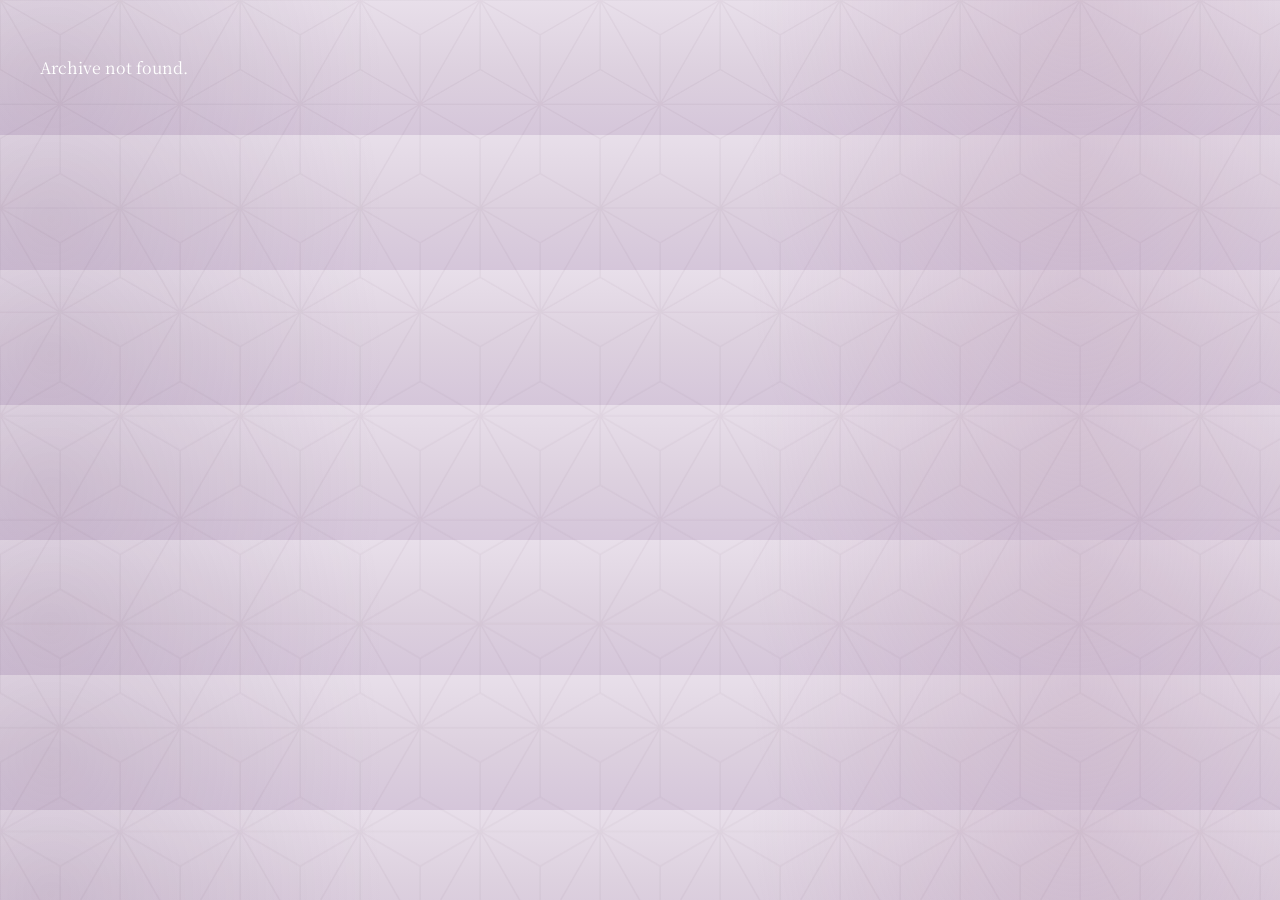
<file: archive/2023-03-15/index.html>
<!doctype html><html lang="ja"><head>
  <link rel="icon" href="../../favicon.ico" sizes="any">
  <link rel="icon" type="image/png" sizes="32x32" href="../../favicon-32x32.png">
  <link rel="icon" type="image/png" sizes="16x16" href="../../favicon-16x16.png">
  <link rel="apple-touch-icon" sizes="180x180" href="../../apple-touch-icon.png">
  <meta name="theme-color" content="#A85C83">
<meta charset="utf-8"><meta name="viewport" content="width=device-width,initial-scale=1"><title>歌枠の記録｜歌枠らいぶらりゐ</title><link rel="stylesheet" href="../../style.css"></head><body>
<header><a class="logo" href="../../">歌枠らいぶらりゐ</a><nav><a href="../">ARCHIVE</a><a href="../../songs/">SONGS</a></nav></header>
<main class="archiveDetailPage"><section class="section archiveDetailSection"><a class="backlink" href="../">← 歌枠の記録へ</a><div class="playerHead"><div><p class="eyebrow" id="dateLabel"></p><h2 id="archiveTitle">ARCHIVE</h2><p id="meta" class="muted"></p></div><button id="share" class="share">共有する ↗</button></div><div class="playerLayout"><div class="video"><div id="player"></div></div><aside class="setlist"><div class="setlistHead"><span>歌の目録</span></div><div id="tracks"></div></aside></div></section></main><footer><b>歌枠らいぶらりゐ</b><span id="footDate"></span></footer>
<script src="../../data/site-config.js"></script><script src="../../data/archives.js"></script><script src="../../archive-page.js"></script></body></html>
</file>
<file: style.css>
@import url("https://fonts.googleapis.com/css2?family=Noto+Serif+JP:wght@400;500;600;700&family=Shippori+Mincho:wght@400;500;600;700&family=Playfair+Display:wght@500;600;700&display=swap");

/*
  STYLE MAP
  1. Base / shared components
  2. Top-page design
  3. Subpages (archive, songs, history, artist)
  4. Responsive rules

  Refactor note: approved overrides are consolidated into the page sections below.
  New adjustments should edit the existing selector instead of appending a new patch block.
*/

:root{
  --text:#352b38;
  --muted:#7b6d7d;
  --main:#74557B;
  --deep:#5d4164;
  --accent:#9a6d91;
  --rose:#cba9bd;
  --softrose:#dcc8d5;
  --gold:#c3a46d;
  --member:#7f4f89;
  --member-soft:rgba(127,79,137,.10);
  --line:rgba(116,85,123,.24);
}

*{
  box-sizing:border-box;
}

html{
  scroll-behavior:smooth;
  max-width:100%;
  overflow-x:hidden;
}

body{
  margin:0;
  max-width:100%;
  overflow-x:hidden;
  color:var(--text);
  font-family:"Noto Serif JP","Shippori Mincho",serif;
}

body::before{
  content:"";
  position:fixed;
  inset:0;
  pointer-events:none;
  z-index:-1;
  opacity:.055;
  background-image:url("./assets/asanoha.png");
  background-size:120px 207.846px;
}

a{
  color:inherit;
  text-decoration:none;
}

button,input{
  font:inherit;
}

header{
  height:72px;
  padding:0 7vw;
  display:flex;
  align-items:center;
  justify-content:space-between;
  position:sticky;
  top:0;
  z-index:20;
  backdrop-filter:blur(14px);
}

.logo{
  font:600 1.05rem "Playfair Display",serif;
  letter-spacing:.18em;
}

nav{
  display:flex;
  gap:1.5rem;
}

nav a{
  font:600 .68rem "Playfair Display",serif;
  letter-spacing:.13em;
  color:var(--muted);
}

.hero{
  padding:10vw 9vw 8vw;
  display:flex;
  flex-direction:column;
  justify-content:center;
  position:relative;
  overflow:hidden;
}

.eyebrow{
  font:600 .68rem "Playfair Display",serif;
  letter-spacing:.22em;
}

.hero h1{
  font:600 clamp(3.4rem,9vw,8rem)/.92 "Shippori Mincho",serif;
  letter-spacing:.04em;
  margin:1rem 0 1.7rem;
  position:relative;
  z-index:1;
}

.hero h1 em{
  font-style:normal;
  font-family:"Playfair Display",serif;
  letter-spacing:.02em;
}

.hero p{
  color:var(--muted);
  line-height:2.1;
  max-width:700px;
  position:relative;
  z-index:1;
}

.section{
  padding:7vw 9vw;
  border-top:1px solid var(--line);
  position:relative;
}

.section h2{
  font:600 clamp(2rem,4vw,3.8rem) "Shippori Mincho",serif;
  letter-spacing:.03em;
  margin:.5rem 0 2rem;
}

.section:nth-of-type(even)::before{
  content:"";
  position:absolute;
  left:0;
  top:0;
  width:100%;
}

.heroActions{
  display:flex;
  gap:.8rem;
  flex-wrap:wrap;
  margin-top:1.2rem;
  position:relative;
  z-index:2;
}

.fanmadeNote{
  margin:1.35rem auto 0;
  max-width:760px;
  position:relative;
  z-index:2;
  text-align:center;
  color:rgba(93,65,100,.62);
  font:500 1rem/1.8 "Shippori Mincho","Noto Serif JP",serif;
  letter-spacing:.035em;
}

.primaryButton,.ghostButton{
  display:inline-flex;
  align-items:center;
  justify-content:center;
  padding:.95rem 1.2rem;
  border:1px solid var(--line);
  font:600 .72rem "Noto Serif JP",serif;
  letter-spacing:.08em;
}

.primaryButton{
  background:var(--main);
  border-color:var(--main);
}

.primaryButton:hover,.ghostButton:hover{
  border-color:var(--accent);
  background:var(--accent);
}

.sectionHead{
  display:flex;
  align-items:end;
  justify-content:space-between;
  gap:2rem;
  margin-bottom:2rem;
}

.sectionHead h2{
  margin-bottom:0;
}

.textLink,.backlink{
  color:var(--muted);
  font:600 .68rem "Playfair Display",serif;
  letter-spacing:.12em;
}

.backlink{
  display:inline-block;
  margin-bottom:2rem;
}

.textLink:hover,.backlink:hover{
  color:var(--accent);
}

.cards{
  display:grid;
  grid-template-columns:repeat(2,minmax(0,1fr));
  gap:1rem;
}

#archiveCards{
  grid-template-columns:1fr;
}

.card{
  display:block;
  border:1px solid var(--line);
  background:linear-gradient(135deg,rgba(255,250,244,.9),rgba(169,93,132,.055));
  padding:2rem;
  min-height:185px;
  position:relative;
  overflow:hidden;
}

.card::after{
  content:"";
  position:absolute;
}

.card:hover{
  border-color:var(--accent);
  transform:translateY(-2px);
  transition:.18s;
}

.card-date{
  color:var(--accent);
  font:600 .72rem "Playfair Display",serif;
  letter-spacing:.13em;
}

.memberBadge{
  display:inline-flex;
  align-items:center;
  justify-content:center;
  flex:0 0 auto;
  min-height:1.55em;
  padding:.10em .42em;
  border:1px solid rgba(127,79,137,.72);
  background:var(--member-soft);
  color:var(--member);
  font-family:"Shippori Mincho","Noto Serif JP",serif;
  font-size:inherit;
  font-weight:700;
  line-height:1.15;
  letter-spacing:.06em;
  white-space:nowrap;
}

.card h3{
  font-size:1.35rem;
  margin:1rem 0;
}

.card-meta,.muted{
  color:var(--muted);
  font-size:.78rem;
}

.latestList,.rankingTable,.historyList,.artistSongList,.songTableWrap{
  border-top:1px solid var(--line);
}

.latestRow{
  display:grid;
  grid-template-columns:70px 80px 44px minmax(0,1fr) auto;
  gap:1rem;
  align-items:center;
  padding:1.05rem .6rem;
  border-bottom:1px solid var(--line);
}

.latestRow:hover,.rankingRow:hover,.historyCard:hover,.artistSongCard:hover{
  background:rgba(169,93,132,.075);
}

.latestTitle{
  min-width:0;
}

.latestActions{
  display:flex;
  align-items:center;
  justify-content:flex-end;
  gap:.45rem;
}

.latestAction{
  display:inline-flex;
  align-items:center;
  justify-content:center;
  min-height:31px;
  padding:.42rem .68rem;
  border:1px solid rgba(116,85,123,.28);
  background:rgba(244,236,242,.62);
  color:var(--deep);
  font:600 .62rem "Noto Serif JP","Shippori Mincho",serif;
  letter-spacing:.045em;
  line-height:1;
  white-space:nowrap;
  transition:background .18s ease,border-color .18s ease,color .18s ease;
}

.latestAction:hover{
  border-color:var(--accent);
  background:var(--accent);
  color:#fff;
}

.latestNumber,.rankNumber{
  color:var(--main);
  font:600 .8rem "Playfair Display",serif;
}

.homeMemberSlot{
  display:flex;
  align-items:center;
  justify-content:center;
  min-width:0;
  transform:translateX(-10px);
}

.latestDate{
  color:var(--accent);
  font:600 .8rem "Playfair Display",serif;
  letter-spacing:.06em;
}

.homeMemberSlot .memberBadge{
  font-size:.72rem;
}

.latestArrow,.songArrow,.artistSongArrow{
  color:var(--accent);
}

.rankingHead,.rankingRow{
  display:grid;
  grid-template-columns:80px minmax(0,1.4fr) minmax(0,1fr) 90px;
  gap:1rem;
  align-items:center;
}

.rankingHead{
  padding:.85rem .6rem;
  border-bottom:1px solid var(--line);
  color:var(--muted);
  font:600 .62rem "Playfair Display",serif;
  letter-spacing:.1em;
}

.rankingHead span:last-child,.rankingCount{
  text-align:right;
}

.rankingRow{
  padding:1.1rem .6rem;
  border-bottom:1px solid var(--line);
}

.rankingSong{
  font-weight:600;
}

.rankingArtist{
  color:var(--muted);
  font-size:.9rem;
}

.rankingSong span,.rankingArtist span,.rankingCount{
  color:var(--accent);
}

.rankingSong:hover,.rankingArtist:hover{
  color:var(--cream);
}

.socialGrid{
  display:grid;
  grid-template-columns:repeat(2,minmax(0,1fr));
  gap:1rem;
}

.socialGrid>.socialCard:last-child:nth-child(odd){
  grid-column:1/-1;
  width:calc(50% - .5rem);
  justify-self:center;
}

.socialCard{
  min-height:145px;
  padding:1.5rem;
  border:1px solid var(--line);
  background:rgba(255,250,244,.72);
  display:grid;
  grid-template-columns:auto 1fr auto;
  grid-template-rows:auto 1fr;
  gap:.6rem 1rem;
}

.socialCard:hover{
  border-color:var(--accent);
}

.socialIndex{
  color:var(--main);
  font:600 .65rem "Playfair Display",serif;
}

.socialCard strong{
  font:600 clamp(1.3rem,3vw,2.2rem) "Playfair Display",serif;
}

.socialCard small{
  grid-column:2;
  color:var(--muted);
  font:600 .62rem "Playfair Display",serif;
  letter-spacing:.1em;
}

.socialArrow{
  grid-column:3;
  grid-row:1/span 2;
  align-self:center;
  color:var(--accent);
}

.socialCardDisabled{
  opacity:.5;
}

.socialNote{
  color:var(--muted);
  font-size:.75rem;
}

.toolbar{
  display:grid;
  grid-template-columns:1fr auto;
  gap:2rem;
  align-items:end;
  margin-bottom:3rem;
}

.search span{
  display:block;
  color:var(--accent);
  font-size:.7rem;
  letter-spacing:.15em;
  margin-bottom:.7rem;
}

.search input{
  width:100%;
  background:transparent;
  color:var(--text);
  border:0;
  border-bottom:1px solid var(--line);
  padding:.9rem 0;
  font-size:1.15rem;
  outline:0;
}

.search input:focus{
  border-color:var(--accent);
}

.stats{
  display:flex;
  align-items:baseline;
  gap:.6rem;
}

.stats strong{
  font:600 2.1rem "Shippori Mincho","Noto Serif JP",serif;
  color:var(--accent);
}

.stats span{
  color:var(--muted);
  font-size:.65rem;
}

.songTableHead,.songDbRow{
  display:grid;
  grid-template-columns:minmax(0,1.6fr) minmax(0,1fr) 120px;
  align-items:center;
  border-bottom:1px solid var(--line);
}

.sortBtn{
  padding:1rem;
  border:0;
  background:transparent;
  color:var(--muted);
  text-align:left;
  font-weight:600;
  cursor:pointer;
}

.sortBtn:hover,.sortBtn.active{
  color:var(--cream);
}

.countHead,.songCount{
  text-align:right;
}

.songTitleLink,.songArtist,.songCount{
  padding:1.1rem 1rem;
}

.songTitleLink{
  display:flex;
  justify-content:space-between;
  gap:1rem;
  font-weight:600;
}

.songArtist,.songCount{
  color:var(--muted);
}

.songTitleLink:hover,.artistLink:hover{
  color:var(--accent);
}

.artistLink{
  display:flex;
  justify-content:space-between;
  gap:1rem;
}

.playerHead{
  display:flex;
  justify-content:space-between;
  align-items:end;
  gap:2rem;
  margin-bottom:2rem;
}

.playerHead h2,#archiveTitle{
  margin:.5rem 0;
  font:600 clamp(1.8rem,3vw,2.8rem) "Shippori Mincho",serif;
  line-height:1.3;
  letter-spacing:.02em;
}

.share{
  background:var(--main);
  color:#fff;
  border:1px solid var(--main);
  padding:.95rem 1.2rem;
  font-weight:600;
  cursor:pointer;
}

.share:hover{
  background:var(--accent);
  border-color:var(--accent);
}

.playerLayout{
  display:grid;
  grid-template-columns:minmax(0,1.8fr) minmax(280px,.8fr);
  gap:1rem;
  align-items:start;
}

.playerLayout > *{
  min-width:0;
}

.video{
  aspect-ratio:16/9;
  background:#000;
}

.video iframe,#player{
  width:100%;
  height:100%;
}

.setlist{
  border:1px solid var(--line);
  min-height:0;
  overflow-y:auto;
  overflow-x:hidden;
  overscroll-behavior:contain;
  scrollbar-gutter:stable;
}

.setlistHead{
  position:sticky;
  top:0;
  z-index:2;
  display:flex;
  justify-content:flex-start;
  padding:1rem;
  border-bottom:1px solid var(--line);
  background:rgba(244,238,245,.96);
  color:var(--accent);
  font-size:.68rem;
  letter-spacing:.1em;
}

.track{
  width:100%;
  display:grid;
  grid-template-columns:78px 1fr;
  align-items:center;
  padding:1rem;
  border:0;
  border-bottom:1px solid var(--line);
  background:transparent;
  color:var(--muted);
  text-align:left;
  cursor:pointer;
}

.track:hover,.track.active{
  color:var(--text);
}

.time{
  color:var(--main);
  font-family:"Noto Serif JP","Shippori Mincho",serif;
  font-size:.7rem;
  font-weight:600;
  line-height:1.35;
  letter-spacing:.02em;
  font-variant-numeric:lining-nums tabular-nums;
  font-feature-settings:"lnum" 1,"tnum" 1;
  white-space:nowrap;
  align-self:center;
}

.trackArtist{
  color:var(--muted);
  font-size:.82em;
}

.historyHero{
  padding-top:6vw;
}

.historyTitle{
  font:600 clamp(2.4rem,5.2vw,5rem)/1.05 "Shippori Mincho",serif;
  margin:1rem 0 2rem;
}

.historyMeta{
  display:flex;
  gap:3rem;
  flex-wrap:wrap;
}

.historyMeta div{
  display:flex;
  flex-direction:column;
  gap:.45rem;
}

.historyMeta span{
  color:var(--accent);
  font-size:.65rem;
  letter-spacing:.12em;
}

.historyMeta i{
  font-style:normal;
  color:var(--accent);
}

.historyArtistLink{
  color:inherit;
  text-decoration:none;
  transition:color .18s ease;
}

.historyArtistLink::after{
  content:" ↗";
  color:var(--accent);
  font-size:.66em;
  font-weight:400;
}

.historyArtistLink:hover{
  color:var(--main);
}

.historyCard{
  display:grid;
  grid-template-columns:150px 1fr 110px;
  gap:1rem;
  align-items:center;
  padding:1.2rem 1rem;
  border-bottom:1px solid var(--line);
}

.historyDate{
  color:var(--accent);
  font-size:.75rem;
}

.historyArchiveTitle{
  font-weight:600;
}

.historyListen{
  text-align:right;
  color:var(--muted);
  font-size:.68rem;
}

.artistSongCard{
  display:grid;
  grid-template-columns:1fr 180px 28px;
  gap:1rem;
  align-items:center;
  padding:1.15rem 1rem;
  border-bottom:1px solid var(--line);
}

.artistSongTitle{
  font-weight:600;
}

.artistSongCount{
  text-align:right;
  color:var(--muted);
  font-size:.7rem;
}

.toast{
  position:fixed;
  right:24px;
  bottom:24px;
  z-index:100;
  max-width:min(420px,calc(100vw - 32px));
  padding:.95rem 1.1rem;
  border:1px solid var(--line);
  box-shadow:0 14px 40px rgba(53,47,56,.18);
  font-size:.82rem;
  opacity:0;
  transform:translateY(14px);
  pointer-events:none;
  transition:.2s;
}

.toast::before{
  content:"✓";
  margin-right:.55rem;
  color:var(--accent);
  font-weight:700;
}

.toast.error::before{
  content:"!";
  color:var(--accent);
}

.toast.show{
  opacity:1;
  transform:translateY(0);
}

footer{
  padding:3rem 9vw;
  display:flex;
  gap:1.5rem;
  font-size:.72rem;
}

@media (max-width:760px){
  .fanmadeNote{
    margin-top:1rem;
    padding:0 4vw;
    font-size:.88rem;
    line-height:1.8;
  }

  header{
    height:64px;
    padding:0 4.5vw;
    gap:12px;
    overflow:hidden;
  }

  .logo{
    flex:0 0 auto;
    white-space:nowrap;
    font-size:.92rem;
    letter-spacing:.12em;
  }

  nav{
    min-width:0;
    gap:.56rem;
    margin-left:auto;
  }

  nav a{
    white-space:nowrap;
    font-size:.52rem;
    letter-spacing:.08em;
  }

  .hero{
    padding:20vw 7vw 14vw;
  }

  .hero h1{
    font-size:15vw;
  }

  .hero::after{
    opacity:.07;
    width:55vw;
  }

  .section{
    padding:14vw 6vw;
  }

  .cards{
    grid-template-columns:1fr;
  }

  .toolbar{
    grid-template-columns:1fr;
  }

  .stats{
    display:none;
  }

  .heroActions{
    flex-direction:column;
  }

  .sectionHead{
    align-items:start;
    flex-direction:column;
    gap:.8rem;
  }

  .latestRow{
    grid-template-columns:24px 74px minmax(0,1fr);
    column-gap:.375rem;
    row-gap:.55rem;
    padding:1rem .1rem;
  }

  .latestNumber{
    grid-column:1;
    grid-row:1;
  }

  .latestDate{
    grid-column:2;
    grid-row:1;
    font-size:.8rem;
    letter-spacing:.035em;
    white-space:nowrap;
  }

  .homeMemberSlot{
    display:none !important;
  }

  .latestTitle{
    grid-column:3;
    grid-row:1;
    min-width:0;
    font-size:.78rem !important;
    line-height:1.5;
  }

  .latestActions{
    grid-column:3;
    grid-row:2;
    justify-content:flex-start;
    flex-wrap:wrap;
    gap:.38rem;
  }

  .latestAction{
    min-height:32px;
    padding:.43rem .62rem;
    font-size:.59rem;
  }

  .rankingHead,.rankingRow{
    grid-template-columns:42px minmax(0,1fr) 68px;
  }

  .rankingHead span:nth-child(3),.rankingArtist{
    display:none;
  }

  .socialGrid{
    grid-template-columns:1fr;
  }

  .socialGrid>.socialCard:last-child:nth-child(odd){
    grid-column:auto;
    width:100%;
  }

  .songTableHead,.songDbRow{
    grid-template-columns:minmax(0,1.3fr) minmax(0,1fr) 72px;
  }

  .sortBtn,.songTitleLink,.songArtist,.songCount{
    padding:.95rem .6rem;
  }

  .playerHead{
    align-items:start;
    flex-direction:column;
  }

  .playerLayout{
    grid-template-columns:1fr;
  }

  #archiveTitle{
    font-size:clamp(1.55rem,7vw,2.15rem);
  }

  .historyCard{
    grid-template-columns:105px 1fr;
  }

  .historyListen{
    grid-column:2;
    text-align:left;
  }

  .artistSongCard{
    grid-template-columns:1fr 95px 22px;
    padding:.95rem .6rem;
  }

  .toast{
    right:16px;
    bottom:16px;
    left:16px;
    max-width:none;
  }

  footer{
    flex-wrap:wrap;
  }
}

header{
  border-bottom:1px solid rgba(109,76,97,.20);
  box-shadow:0 8px 30px rgba(90,59,84,.05);
}

.logo{
  color:var(--deep);
}


nav a:hover{
  color:var(--accent);
}

.hero{
  min-height:64vh;
}

.hero::before{
  content:"";
  position:absolute;
  left:-62px;
  top:18%;
  width:210px;
  height:210px;
  border-radius:50%;
  opacity:.20;
  background-image:url("./assets/asanoha.png");
  background-size:86px auto;
  border:1px solid rgba(109,76,97,.18);
}

.hero::after{
  content:"";
  position:absolute;
  right:-54px;
  top:-42px;
  width:min(38vw,440px);
  aspect-ratio:1;
  border-radius:50%;
  opacity:.18;
  background-image:url("./assets/asanoha.png");
  background-size:92px auto;
  border:1px solid rgba(109,76,97,.22);
  transform:none;
}

.hero h1{
  color:var(--deep);
  text-shadow:0 1px 0 rgba(255,255,255,.45);
}

.hero h1 em{
  color:var(--accent);
}

.eyebrow{
  color:var(--accent);
}

.section:nth-of-type(even)::before{
  height:4px;
  opacity:.55;
  background:linear-gradient(90deg,transparent,var(--rose),var(--main),var(--rose),transparent);
}

.primaryButton,.share{
  border-color:var(--deep);
  box-shadow:inset 0 0 0 1px rgba(255,255,255,.16),0 5px 14px rgba(90,59,84,.12);
}

.primaryButton:hover,.share:hover{
  background:var(--accent);
}

.ghostButton{
  color:var(--deep);
  border-color:rgba(109,76,97,.34);
}

.ghostButton:hover{
  color:#fff;
  background:var(--accent);
}

.card,.socialCard{
  box-shadow:0 8px 28px rgba(90,59,84,.045);
}

.card::after{
  width:110px;
  height:110px;
  right:-38px;
  bottom:-38px;
  border:0;
  transform:none;
  opacity:.11;
  background-image:url("./assets/asanoha.png");
  background-size:70px auto;
}

.card-date,.latestDate,.historyDate,.time{
  color:var(--accent);
}

.latestNumber,.rankNumber,.socialIndex{
  color:var(--rose);
}

.rankingSong span,.rankingArtist span,.rankingCount,.songArrow,.artistSongArrow,.latestArrow{
  color:var(--accent);
}

.rankingRow,.latestRow,.historyCard,.artistSongCard{
  background:rgba(255,250,245,.30);
}

.rankingRow:hover,.latestRow:hover,.historyCard:hover,.artistSongCard:hover{
  background:rgba(204,170,173,.13);
}

.socialCard{
  position:relative;
  overflow:hidden;
}

.socialCard::after{
  content:"";
  position:absolute;
  right:-32px;
  bottom:-36px;
  width:120px;
  height:120px;
  opacity:.065;
  background-image:url("./assets/asanoha.png");
  background-size:64px auto;
}

.songTableWrap,.latestList,.rankingTable,.historyList,.artistSongList{
  background:rgba(255,250,245,.30);
}

.songDbRow:hover{
  background:rgba(204,170,173,.11);
}

.sortBtn:hover,.sortBtn.active,.songTitleLink:hover,.artistLink:hover{
  color:var(--accent);
}

.track:hover,.track.active{
  background:rgba(204,170,173,.15);
}

.video{
  box-shadow:0 14px 36px rgba(90,59,84,.12);
}

footer{
  position:relative;
  overflow:hidden;
  color:#d8c5cd;
  border-top:0;
}

footer::after{
  content:"";
  position:absolute;
  right:-25px;
  bottom:-65px;
  width:240px;
  height:240px;
  border-radius:50%;
  opacity:.16;
  background-image:url("./assets/asanoha.png");
  background-size:80px auto;
  filter:brightness(3);
}

footer b{
  color:#fff7f0;
}

.toast{
  color:#fffaf5;
  border-color:rgba(255,255,255,.15);
}

@media (max-width:760px){
  .hero::before{
    width:145px;
    height:145px;
    left:-70px;
    opacity:.13;
  }

  .hero::after{
    width:62vw;
    right:-26vw;
    top:1%;
    opacity:.12;
  }
}

.hero::after{
  background-color:rgba(203,169,189,.20);
}

.primaryButton,.share{
  background:linear-gradient(180deg,#806087,#684a70);
}

.rankingRow:hover,.latestRow:hover,.historyCard:hover,.artistSongCard:hover,
.songDbRow:hover,.track:hover,.track.active{
  background:rgba(203,169,189,.15);
}

footer{
  background:#5d4164;
}

.toast{
  background:rgba(93,65,100,.97);
}

:root{
  --bg:#ddd1df;
  --surface:#eee5ef;
  --surface2:#d8c9dc;
  --cream:#f8f1f5;
}

body{
  background:radial-gradient(circle at 84% 7%,rgba(154,109,145,.22),transparent 30%),
    radial-gradient(circle at 4% 62%,rgba(116,85,123,.16),transparent 27%),
    linear-gradient(180deg,#e8dfea 0%,#ddd1df 52%,#d5c6da 100%);
}

header{
  background:rgba(238,229,239,.92);
}

.hero{
  background:linear-gradient(90deg,rgba(239,230,240,.80),rgba(221,209,223,.56)),
    radial-gradient(circle at 76% 42%,rgba(203,169,189,.25),transparent 34%);
}

.section{
  background:rgba(239,230,240,.48);
}

.section:nth-of-type(even){
  background:rgba(222,209,225,.54);
}

.card,.socialCard{
  background:rgba(244,236,242,.68);
}

.rankingRow,.latestRow,.historyCard,.artistSongCard,
.songTableWrap,.latestList,.rankingTable,.historyList,.artistSongList{
  background:rgba(239,230,240,.38);
}

.setlist{
  background:rgba(238,229,239,.92);
}

.ghostButton{
  background:rgba(244,236,242,.68);
}

.hero-v7{
  position:relative;
  min-height:680px;
  padding:84px clamp(24px,5vw,72px) 56px;
  overflow:hidden;
  display:grid;
  grid-template-columns:minmax(0,1fr);
  align-items:center;
  isolation:isolate;
  border-bottom:1px solid rgba(116,85,123,.22);
  background:radial-gradient(circle at 50% 15%,rgba(255,255,255,.16),transparent 30%),
    linear-gradient(180deg,rgba(232,223,234,.88),rgba(221,209,223,.80));
}

.hero-v7::before{
  position:absolute;
  inset:0;
  z-index:-3;
  background-size:118px auto;
  opacity:.10;
}

.hero-v7::after{
  content:"";
  position:absolute;
  inset:18px;
  border:1px solid rgba(195,164,109,.55);
  box-shadow:inset 0 0 0 6px rgba(116,85,123,.035);
  pointer-events:none;
}

.heroPattern{
  position:absolute;
  z-index:-1;
  width:min(32vw,430px);
  height:min(32vw,430px);
  border-radius:50%;
  overflow:hidden;
  border:1px solid rgba(195,164,109,.48);
  box-shadow:0 18px 55px rgba(93,65,100,.10);
}

.heroPattern::before{
  content:"";
  position:absolute;
  inset:0;
  background:linear-gradient(45deg,#625870 25%,transparent 25%,transparent 75%,#625870 75%),
    linear-gradient(45deg,#625870 25%,transparent 25%,transparent 75%,#625870 75%);
  background-position:0 0,30px 30px;
  background-size:60px 60px;
  opacity:.44;
}

.heroPattern::after{
  position:absolute;
  inset:0;
  background-image:url("./assets/asanoha.png");
  background-size:96px auto;
  opacity:.22;
  mix-blend-mode:multiply;
}

.heroPattern-left{
  left:-150px;
  top:90px;
}

.heroPattern-right{
  right:-160px;
  bottom:44px;
}

.heroCenter{
  width:min(860px,100%);
  margin:0 auto;
  text-align:center;
  position:relative;
}

.heroEyebrow{
  justify-content:center;
  align-items:center;
  gap:18px;
  margin-bottom:22px;
  font-family:"Playfair Display","Times New Roman",serif;
  letter-spacing:.28em;
  font-size:.78rem;
  color:#625870;
}

.heroEyebrow i{
  color:var(--gold);
  font-style:normal;
  font-size:.7em;
}

.heroTitleFrame{
  position:relative;
  width:min(640px,100%);
  margin:0 auto;
  padding:44px clamp(24px,5vw,56px) 38px;
  background:linear-gradient(180deg,rgba(248,241,245,.82),rgba(238,229,239,.70));
  border:1px solid rgba(195,164,109,.62);
  box-shadow:0 24px 70px rgba(93,65,100,.10),
    inset 0 0 0 6px rgba(116,85,123,.028);
}

.heroTitleFrame::before,.heroTitleFrame::after{
  content:"◆";
  position:absolute;
  top:50%;
  transform:translateY(-50%);
  color:var(--gold);
  font-size:.72rem;
}

.heroTitleFrame::before{
  left:14px;
}

.heroTitleFrame::after{
  right:14px;
}


.hero-v7 h1{
  margin:0;
  color:var(--deep);
  font-family:"Shippori Mincho","Noto Serif JP",serif;
  font-weight:600;
  font-size:clamp(3rem,8vw,6rem);
  letter-spacing:.22em;
  text-indent:.22em;
  line-height:1.08;
}

.heroOfficial{
  margin-top:10px;
  font-family:"Playfair Display","Times New Roman",serif;
  letter-spacing:.38em;
  text-indent:.38em;
  color:#625870;
  font-size:.95rem;
}

.heroRule{
  display:flex;
  align-items:center;
  justify-content:center;
  gap:14px;
  margin:24px auto 20px;
  width:min(280px,72%);
  color:var(--gold);
}

.heroRule::before,.heroRule::after{
  content:"";
  height:1px;
  flex:1;
  background:linear-gradient(90deg,transparent,rgba(195,164,109,.9));
}

.heroRule::after{
  background:linear-gradient(90deg,rgba(195,164,109,.9),transparent);
}

.heroRule span{
  font-size:.7rem;
}

.heroCatchcopy{
  margin:0;
  color:var(--text);
  font-family:"Shippori Mincho","Noto Serif JP",serif;
  letter-spacing:.12em;
  line-height:1.9;
}


.hero-v7 .heroActions{
  display:grid;
  grid-template-columns:repeat(6,minmax(0,1fr));
  gap:14px;
  margin:28px auto 0;
  width:min(940px,100%);
}

.hero-v7 .heroActions a:nth-child(1),
.hero-v7 .heroActions a:nth-child(2),
.hero-v7 .heroActions a:nth-child(3){
  grid-column:span 2;
}

.hero-v7 .heroActions a:nth-child(4){
  grid-column:2 / span 2;
}

.hero-v7 .heroActions a:nth-child(5){
  grid-column:4 / span 2;
}

.hero-v7 .heroActions a{
  min-height:74px;
  display:flex;
  align-items:center;
  justify-content:center;
  border-radius:0;
  letter-spacing:.08em;
  border:1px solid rgba(195,164,109,.65);
  box-shadow:inset 0 0 0 4px rgba(255,255,255,.05);
}

.hero-v7 .primaryButton{
  background:linear-gradient(180deg,#74557B,#5d4164);
}

.hero-v7 .ghostButton{
  background:rgba(248,241,245,.68);
  color:#5d4164;
}


@media (max-width:900px){
  .hero-v7{
    grid-template-columns:1fr;
    min-height:auto;
    padding-top:62px;
  }

  .heroPattern{
    width:280px;
    height:280px;
    opacity:.70;
  }

  .heroPattern-left{
    left:-160px;
    top:50px;
  }

  .heroPattern-right{
    right:-150px;
    bottom:10px;
  }
}

@media (max-width:640px){
  .hero-v7{
    padding:50px 18px 38px;
  }

  .hero-v7::after{
    inset:10px;
  }

  .heroPattern{
    width:220px;
    height:220px;
    opacity:.44;
    box-shadow:0 12px 36px rgba(93,65,100,.06);
  }

  .heroPattern-left{
    left:-138px;
    top:42px;
  }

  .heroPattern-right{
    right:-126px;
    bottom:42px;
  }

  .heroTitleFrame{
    padding:34px 22px 30px;
  }

  .hero-v7 h1{
    font-size:clamp(2.7rem,16vw,4.6rem);
    letter-spacing:.14em;
    text-indent:.14em;
  }

  .hero-v7 .heroActions{
    grid-template-columns:repeat(2,minmax(0,1fr));
    gap:10px;
    margin-top:22px;
  }

  .hero-v7 .heroActions a:nth-child(1),
  .hero-v7 .heroActions a:nth-child(2),
  .hero-v7 .heroActions a:nth-child(3),
  .hero-v7 .heroActions a:nth-child(4){
    grid-column:auto;
  }

  .hero-v7 .heroActions a:nth-child(5){
    grid-column:1 / -1;
  }

  .hero-v7 .heroActions a{
    min-height:62px;
  }
}

.heroPattern::after{
  content:none !important;
  display:none !important;
}

.heroPattern,
.heroPattern-left,
.heroPattern-right{
  background:none !important;
  background-image:none !important;
}

.heroPattern::before,
.heroPattern-left::before,
.heroPattern-right::before{
  content:"" !important;
  display:block !important;
  position:absolute !important;
  inset:0 !important;
  background:linear-gradient(45deg,#625870 25%,transparent 25%,transparent 75%,#625870 75%),
    linear-gradient(45deg,#625870 25%,transparent 25%,transparent 75%,#625870 75%) !important;
  background-position:0 0,30px 30px !important;
  background-size:60px 60px !important;
  opacity:.44 !important;
}

.heroPattern::after,
.heroPattern-left::after,
.heroPattern-right::after{
  content:none !important;
  display:none !important;
  background:none !important;
  background-image:none !important;
}

.hero-v7::before{
  content:none !important;
  display:none !important;
  background:none !important;
  background-image:none !important;
}

.heroPattern-left{
  display:none !important;
}

.heroKissa{
  margin-bottom:0;
  font-family:"Shippori Mincho","Noto Serif JP",serif;
  font-size:clamp(1.2rem,2.1vw,1.8rem);
  font-weight:600;
  line-height:1;
  letter-spacing:.42em;
  text-indent:.42em;
  color:var(--deep);
}

.heroLibraryTitle{
  margin:0;
  color:var(--deep);
  font-family:"Shippori Mincho","Noto Serif JP",serif;
  font-weight:600;
}

.heroOfficial{
  display:none !important;
}

@media (max-width:640px){
  .heroLibraryTitle{
    font-size:clamp(2rem,11vw,3.5rem) !important;
    letter-spacing:.08em !important;
    text-indent:.08em !important;
  }
}

@media (max-width:640px){
  .heroLibraryTitle{
    font-size:clamp(1.55rem,8vw,2.65rem) !important;
    letter-spacing:.04em !important;
    text-indent:.04em !important;
  }
}

.heroLibraryTitle{
  white-space:nowrap !important;
  width:100%;
  max-width:100%;
  box-sizing:border-box;
  font-size:clamp(1.75rem,4.15vw,3.55rem) !important;
  letter-spacing:.045em !important;
  text-indent:0 !important;
  line-height:1.2 !important;
}

.heroCatchcopy{
  display:none !important;
}

.heroRule{
  margin-bottom:0 !important;
}

@media (max-width:640px){
  .heroLibraryTitle{
    font-size:clamp(1.35rem,7.2vw,2.35rem) !important;
    letter-spacing:.015em !important;
  }

  .heroKissa{
    font-size:clamp(1rem,3.6vw,1.2rem);
  }
}

.heroEyebrow{
  display:none !important;
}

.heroRule-top{
  margin:0 auto 22px !important;
}

.heroRule-top::before,
.heroRule-top::after{
  opacity:1;
}

.hero-v7 .heroActions .primaryButton,
.hero-v7 .heroActions .ghostButton{
  color:#f8f1f5 !important;
  background:linear-gradient(180deg,#74557B 0%,#625870 100%) !important;
  border:1px solid rgba(195,164,109,.72) !important;
  box-shadow:inset 0 0 0 4px rgba(248,241,245,.045),
    0 8px 22px rgba(93,65,100,.10) !important;
  transition:transform .22s ease,
    background .22s ease,
    box-shadow .22s ease;
}

.hero-v7 .heroActions .ghostButton:first-of-type{
  background:linear-gradient(180deg,#806887 0%,#6d5976 100%) !important;
}

.hero-v7 .heroActions .primaryButton:hover,
.hero-v7 .heroActions .ghostButton:hover{
  color:#fffaf7 !important;
  background:linear-gradient(180deg,#806087 0%,#684d70 100%) !important;
  transform:translateY(-2px);
  box-shadow:inset 0 0 0 4px rgba(248,241,245,.07),
    0 12px 28px rgba(93,65,100,.16) !important;
}

.section h2,
.sectionTitle,
.sectionHeader h2{
  font-size:clamp(1.55rem,3vw,2.35rem) !important;
  line-height:1.35 !important;
  letter-spacing:.08em !important;
}

@media (max-width:640px){
  .section h2,
    .sectionTitle,
    .sectionHeader h2{
    font-size:clamp(1.35rem,6vw,1.8rem) !important;
    letter-spacing:.05em !important;
  }
}

#explore .card{
  padding:22px 24px !important;
  min-height:150px !important;
  background:linear-gradient(135deg,rgba(248,241,245,.82),rgba(216,201,220,.72)) !important;
  border:1px solid rgba(98,88,112,.34) !important;
  box-shadow:0 8px 22px rgba(93,65,100,.07) !important;
}

#explore .card h3{
  font-size:clamp(1.15rem,2vw,1.45rem) !important;
  color:#625870 !important;
  margin-bottom:8px !important;
}

#explore .card p{
  font-size:.88rem !important;
  line-height:1.65 !important;
}

#explore .card .button,
#explore .card a[class*="Button"],
#explore .card > a{
  min-height:44px !important;
  padding:10px 18px !important;
  font-size:.82rem !important;
  letter-spacing:.06em !important;
  background:linear-gradient(180deg,#8f7895,#75647f) !important;
  color:#fffaf7 !important;
  border:1px solid rgba(195,164,109,.58) !important;
  box-shadow:none !important;
}

@media (max-width:640px){
  #explore .card{
    padding:14px 18px !important;
    min-height:112px !important;
  }

  #explore .card h3{
    font-size:1.08rem !important;
    margin:7px 0 5px !important;
  }

  #explore .card p{
    font-size:.78rem !important;
    line-height:1.5 !important;
  }
}

#explore .card{
  position:relative;
  overflow:hidden;
}

#explore .card::after{
  content:"" !important;
  position:absolute !important;
  pointer-events:none !important;
  background-image:url("./assets/asanoha.png") !important;
  background-repeat:repeat !important;
  opacity:.62 !important;
  z-index:0 !important;
}

#explore .card > *{
  position:relative;
  z-index:1;
}

#explore .card::after{
  right:-12px !important;
  bottom:-10px !important;
  width:62% !important;
  height:100% !important;
  background-size:62px auto !important;
  background-position:right bottom !important;
  -webkit-mask-image:linear-gradient(
    135deg,
    transparent 0%,
    rgba(0,0,0,.10) 18%,
    rgba(0,0,0,.32) 40%,
    rgba(0,0,0,.66) 66%,
    #000 100%
  ) !important;
  mask-image:linear-gradient(
    135deg,
    transparent 0%,
    rgba(0,0,0,.10) 18%,
    rgba(0,0,0,.32) 40%,
    rgba(0,0,0,.66) 66%,
    #000 100%
  ) !important;
}

#socials .socialGrid,
#socials .snsGrid,
#socials [class*="social"][class*="Grid"]{
  display:grid !important;
  grid-template-columns:repeat(3, minmax(0, 1fr)) !important;
  gap:14px !important;
  max-width:820px !important;
  margin-left:auto !important;
  margin-right:auto !important;
}

#socials .socialLink,
#socials .snsLink,
#socials a[class*="social"],
#socials a[class*="sns"]{
  min-height:48px !important;
  padding:11px 16px !important;
  font-size:.86rem !important;
}

#socials .socialGrid > :last-child:nth-child(3n + 1),
#socials .snsGrid > :last-child:nth-child(3n + 1),
#socials [class*="social"][class*="Grid"] > :last-child:nth-child(3n + 1){
  grid-column:2 !important;
}

#socials .socialGrid > :nth-last-child(2):nth-child(3n + 1),
#socials .snsGrid > :nth-last-child(2):nth-child(3n + 1),
#socials [class*="social"][class*="Grid"] > :nth-last-child(2):nth-child(3n + 1){
  grid-column:1 / 2 !important;
  transform:translateX(50%) !important;
}

#socials .socialGrid > :last-child:nth-child(3n + 2),
#socials .snsGrid > :last-child:nth-child(3n + 2),
#socials [class*="social"][class*="Grid"] > :last-child:nth-child(3n + 2){
  transform:translateX(50%) !important;
}

@media (max-width:640px){
  #socials .socialGrid,
    #socials .snsGrid,
    #socials [class*="social"][class*="Grid"]{
    grid-template-columns:1fr !important;
    max-width:360px !important;
  }

  #socials .socialGrid > *,
    #socials .snsGrid > *,
    #socials [class*="social"][class*="Grid"] > *{
    grid-column:auto !important;
    transform:none !important;
  }
}

#socials .socialsGrid{
  display:flex !important;
  flex-wrap:wrap !important;
  justify-content:center !important;
  gap:12px !important;
  max-width:760px !important;
  margin:24px auto 0 !important;
}

#socials .socialCard{
  flex:0 1 calc((100% - 24px) / 3) !important;
  width:auto !important;
  min-width:0 !important;
  min-height:96px !important;
  padding:16px 18px !important;
  transform:none !important;
  box-sizing:border-box !important;
}

#socials .socialCard .socialName{
  font-size:clamp(1.05rem,1.8vw,1.35rem) !important;
  line-height:1.15 !important;
  letter-spacing:.01em !important;
}

#socials .socialCard .socialSub,
#socials .socialCard .socialMeta,
#socials .socialCard small{
  font-size:.66rem !important;
  letter-spacing:.12em !important;
}

#socials .socialCard .socialUrl,
#socials .socialCard .urlSetting{
  font-size:.72rem !important;
  line-height:1.25 !important;
}

#socials .socialsGrid > *{
  grid-column:auto !important;
  transform:none !important;
}

@media (max-width:760px){
  #socials .socialsGrid{
    max-width:560px !important;
  }

  #socials .socialCard{
    flex-basis:calc((100% - 12px) / 2) !important;
  }
}

@media (max-width:480px){
  #socials .socialsGrid{
    max-width:340px !important;
  }

  #socials .socialCard{
    flex-basis:100% !important;
    min-height:88px !important;
  }
}

#socials .socialGrid{
  display:flex !important;
  flex-wrap:wrap !important;
  justify-content:center !important;
  gap:12px !important;
  max-width:760px !important;
  margin:24px auto 0 !important;
}

#socials .socialGrid > *{
  flex:0 1 calc((100% - 24px) / 3) !important;
  width:auto !important;
  min-width:0 !important;
  min-height:96px !important;
  padding:16px 18px !important;
  grid-column:auto !important;
  transform:none !important;
  box-sizing:border-box !important;
}

#socials .socialGrid h3{
  font-size:clamp(1.05rem,1.8vw,1.35rem) !important;
  line-height:1.15 !important;
}

#socials .socialGrid p,
#socials .socialGrid small,
#socials .socialGrid span{
  font-size:.70rem !important;
}

@media (max-width:760px){
  #socials .socialGrid > *{
    flex-basis:calc((100% - 12px) / 2) !important;
  }
}

@media (max-width:480px){
  #socials .socialGrid > *{
    flex-basis:100% !important;
  }
}

#socials .socialGrid > *,
#socials .socialsGrid > *{
  min-height:82px !important;
  padding:13px 16px !important;
  border:1px solid rgba(98,88,112,.34) !important;
  background:linear-gradient(
    135deg,
    rgba(248,241,245,.82),
    rgba(216,201,220,.72)
  ) !important;
  box-shadow:0 8px 22px rgba(93,65,100,.07) !important;
  border-radius:inherit;
  overflow:hidden !important;
}

#socials .socialGrid h3,
#socials .socialsGrid .socialName,
#socials .socialsGrid h3,
#socials .socialsGrid .socialName{
  font-size:clamp(1rem,1.6vw,1.18rem) !important;
  line-height:1.2 !important;
  color:#625870 !important;
  letter-spacing:.02em !important;
  margin-bottom:5px !important;
}

#socials .socialGrid p,
#socials .socialGrid small,
#socials .socialGrid span,
#socials .socialsGrid p,
#socials .socialsGrid small,
#socials .socialsGrid span{
  font-size:.66rem !important;
  line-height:1.45 !important;
}

#socials .socialGrid > *,
#socials .socialsGrid > *{
  position:relative !important;
}

#socials .socialGrid > *::after,
#socials .socialsGrid > *::after{
  content:"" !important;
  position:absolute !important;
  right:-12px !important;
  bottom:-10px !important;
  width:58% !important;
  height:100% !important;
  background-image:url("./assets/asanoha.png") !important;
  background-repeat:repeat !important;
  background-size:62px auto !important;
  background-position:right bottom !important;
  opacity:.34 !important;
  pointer-events:none !important;
  -webkit-mask-image:linear-gradient(
    135deg,
    transparent 0%,
    rgba(0,0,0,.08) 20%,
    rgba(0,0,0,.32) 46%,
    rgba(0,0,0,.68) 72%,
    #000 100%
  ) !important;
  mask-image:linear-gradient(
    135deg,
    transparent 0%,
    rgba(0,0,0,.08) 20%,
    rgba(0,0,0,.32) 46%,
    rgba(0,0,0,.68) 72%,
    #000 100%
  ) !important;
  z-index:0 !important;
}

#socials .socialGrid > * > *,
#socials .socialsGrid > * > *{
  position:relative !important;
  z-index:1 !important;
}

#socials .socialIndex{
  display:none !important;
}

#socials .socialCard{
  grid-template-columns:1fr auto !important;
  grid-template-rows:auto 1fr !important;
  column-gap:12px !important;
}

#socials .socialCard strong{
  grid-column:1 !important;
  grid-row:1 !important;
}

#socials .socialCard small{
  grid-column:1 !important;
  grid-row:2 !important;
}

#socials .socialArrow{
  grid-column:2 !important;
  grid-row:1 / span 2 !important;
}

.archiveSocialSection{
  padding-top:44px !important;
}

#socials.section,
.archiveSocialSection{
  padding-top:26px !important;
  padding-bottom:28px !important;
}

#socials .socialGrid,
#socials .socialsGrid{
  margin-top:10px !important;
}

.archiveSocialSection{
  margin-top:8px !important;
}

#socials .eyebrow{
  margin-bottom:3px !important;
}

#socials h2{
  margin-bottom:0 !important;
}

@media (min-width:761px){
  #socials.section,
    .archiveSocialSection{
    padding-top:20px !important;
    padding-bottom:24px !important;
  }
}

#socials .socialGrid .socialCard strong,
#socials .socialsGrid .socialCard strong,
#socials .socialCard .socialName,
#socials .socialGrid .socialCard h3,
#socials .socialsGrid .socialCard h3{
  font-size:.92rem !important;
  line-height:1.2 !important;
  letter-spacing:.02em !important;
  font-weight:700 !important;
}

#socials .socialGrid .socialCard small,
#socials .socialsGrid .socialCard small,
#socials .socialGrid .socialCard span:not(.socialArrow),
#socials .socialsGrid .socialCard span:not(.socialArrow){
  font-size:.62rem !important;
  line-height:1.35 !important;
}

#socials .socialGrid .socialArrow,
#socials .socialsGrid .socialArrow{
  font-size:.72rem !important;
}

#socials #socialLinks{
  display:flex !important;
  flex-wrap:wrap !important;
  justify-content:center !important;
  align-items:stretch !important;
  gap:12px !important;
  width:100% !important;
  max-width:820px !important;
  margin:10px auto 0 !important;
  grid-template-columns:none !important;
}

#socials #socialLinks > .socialCard{
  flex:0 0 calc(33.333333% - 8px) !important;
  width:calc(33.333333% - 8px) !important;
  max-width:calc(33.333333% - 8px) !important;
  min-width:0 !important;
  grid-column:auto !important;
  justify-self:auto !important;
  transform:none !important;
  box-sizing:border-box !important;
}

@media (max-width:760px){
  #socials #socialLinks{
    max-width:560px !important;
  }

  #socials #socialLinks > .socialCard{
    flex-basis:calc(50% - 6px) !important;
    width:calc(50% - 6px) !important;
    max-width:calc(50% - 6px) !important;
  }
}

@media (max-width:480px){
  #socials #socialLinks{
    max-width:340px !important;
  }

  #socials #socialLinks > .socialCard{
    flex-basis:100% !important;
    width:100% !important;
    max-width:100% !important;
  }
}

/* =========================================================
   PAGE-SPECIFIC DESIGN
   Current approved layout. Keep page rules here instead of appending patches.
   ========================================================= */

/* Shared header behavior */
body > header{
  position:relative !important;
  z-index:20;
}

/* ---------- TOP sections ---------- */
#latest,
#ranking,
#explore,
#socials{
  position:relative;
  isolation:isolate;
}

#latest .sectionHead,
#ranking .sectionHead,
#explore > .eyebrow,
#socials > .eyebrow{
  position:relative;
}

#latest .sectionHead::after,
#ranking .sectionHead::after{
  content:"";
  position:absolute;
  left:0;
  bottom:-13px;
  width:86px;
  height:1px;
  background:linear-gradient(90deg,#C3A46D,rgba(195,164,109,0));
  pointer-events:none;
}

#latest .sectionHead::before,
#ranking .sectionHead::before{
  content:"◆";
  position:absolute;
  left:88px;
  bottom:-19px;
  color:#C3A46D;
  font-size:8px;
  line-height:1;
  opacity:.78;
  pointer-events:none;
}

#explore > h2,
#socials > h2{
  position:relative;
  display:inline-block;
}

#explore > h2::after,
#socials > h2::after{
  content:"";
  position:absolute;
  left:0;
  bottom:-10px;
  width:78px;
  height:1px;
  background:linear-gradient(90deg,#C3A46D,rgba(195,164,109,0));
  pointer-events:none;
}

#explore > h2::before,
#socials > h2::before{
  content:"◆";
  position:absolute;
  left:80px;
  bottom:-15px;
  color:#C3A46D;
  font-size:8px;
  line-height:1;
  opacity:.78;
  pointer-events:none;
}

#latest::after,
#explore::after,
#ranking::after,
#socials::after{
  content:"";
  display:block;
  position:absolute;
  top:8px;
  width:min(38vw,520px);
  height:260px;
  background:url("./assets/asanoha.png") repeat;
  background-size:82px auto;
  pointer-events:none;
  z-index:-1;
}

#latest::after,
#explore::after{
  right:-36px;
  background-position:right top;
  opacity:.105;
  -webkit-mask-image:linear-gradient(250deg,#000 0%,rgba(0,0,0,.68) 32%,rgba(0,0,0,.18) 70%,transparent 100%);
  mask-image:linear-gradient(250deg,#000 0%,rgba(0,0,0,.68) 32%,rgba(0,0,0,.18) 70%,transparent 100%);
}

#ranking::after,
#socials::after{
  left:-36px;
  background-position:left top;
  opacity:.095;
  -webkit-mask-image:linear-gradient(110deg,#000 0%,rgba(0,0,0,.68) 32%,rgba(0,0,0,.18) 70%,transparent 100%);
  mask-image:linear-gradient(110deg,#000 0%,rgba(0,0,0,.68) 32%,rgba(0,0,0,.18) 70%,transparent 100%);
}

#latest > *,
#ranking > *,
#explore > *,
#socials > *{
  position:relative;
  z-index:1;
}

#latest.section{
  padding-top:38px !important;
  padding-bottom:42px !important;
}
#ranking.section{
  padding-top:38px !important;
  padding-bottom:44px !important;
}
#explore.section{
  padding-top:36px !important;
  padding-bottom:42px !important;
}
#socials.section{
  padding-top:24px !important;
  padding-bottom:26px !important;
}

#latest .sectionHead,
#ranking .sectionHead{
  margin-bottom:24px !important;
}
#explore > h2{margin-bottom:22px !important;}
#socials > h2{margin-bottom:12px !important;}
#latest .latestList,
#ranking .rankingList,
#ranking .rankingTable{margin-bottom:0 !important;}

#socials #socialLinks > .socialCard{
  min-height:108px !important;
  padding:20px 22px !important;
}
#socials #socialLinks > .socialCard strong,
#socials #socialLinks > .socialCard .socialName,
#socials #socialLinks > .socialCard h3{
  font-size:1.02rem !important;
  line-height:1.2 !important;
}
#socials #socialLinks > .socialCard small{font-size:.66rem !important;}
#socials #socialLinks > .socialCard::after{
  width:62% !important;
  height:100% !important;
  opacity:.36 !important;
}

/* ---------- Shared subpage title ornament ---------- */
.pageTitleRule{
  width:min(280px,72%);
  height:18px;
  margin:20px 0 18px;
  display:flex;
  align-items:center;
  justify-content:center;
  gap:14px;
  color:var(--gold);
}
.pageTitleRule::before,
.pageTitleRule::after{
  content:"";
  display:block;
  height:1px;
  flex:1;
}
.pageTitleRule::before{background:linear-gradient(90deg,transparent,rgba(195,164,109,.9));}
.pageTitleRule::after{background:linear-gradient(90deg,rgba(195,164,109,.9),transparent);}
.pageTitleRule span{
  color:var(--gold);
  font-size:.7rem;
  line-height:1;
}

/* ---------- Archive index ---------- */
.archiveIndexPage{
  background:linear-gradient(180deg,rgba(232,223,234,.74),rgba(221,209,223,.78) 55%,rgba(213,198,218,.76));
}
.archiveIndexHero{
  position:relative;
  overflow:hidden;
  padding:72px 9vw 62px;
  border-bottom:1px solid rgba(116,85,123,.22);
  background:rgba(244,238,245,.44);
}
.archiveIndexHero::before{
  content:"";
  position:absolute;
  inset:0;
  background-image:url("./assets/asanoha.png");
  background-size:220px auto;
  opacity:.025;
  pointer-events:none;
}
.archiveIndexHero::after{
  content:"";
  position:absolute;
  width:330px;
  height:330px;
  right:-72px;
  top:-96px;
  background:url("./assets/asanoha.png") center/210px auto repeat;
  opacity:.075;
  -webkit-mask-image:radial-gradient(circle at center,#000 20%,rgba(0,0,0,.78) 50%,transparent 74%);
  mask-image:radial-gradient(circle at center,#000 20%,rgba(0,0,0,.78) 50%,transparent 74%);
  pointer-events:none;
}
.archiveIndexHeroInner{position:relative;z-index:1;max-width:1040px;}
.archiveIndexHero .eyebrow{margin:0 0 12px;}
.archiveIndexHero h1{
  margin:0;
  color:var(--main);
  font:600 clamp(2.35rem,5vw,4.6rem) "Shippori Mincho",serif;
  letter-spacing:.07em;
  line-height:1.15;
}
.archiveLead{
  margin:0;
  color:var(--muted);
  font-size:.86rem;
  letter-spacing:.05em;
  line-height:2;
}
.archiveIndexSection{
  position:relative;
  overflow:hidden;
  padding-top:52px !important;
  padding-bottom:64px !important;
}
.archiveIndexSection::before{
  content:"";
  position:absolute;
  width:300px;
  height:300px;
  left:-100px;
  top:34px;
  background:url("./assets/asanoha.png") center/190px auto repeat;
  opacity:.045;
  -webkit-mask-image:radial-gradient(circle at center,#000 18%,rgba(0,0,0,.62) 46%,transparent 72%);
  mask-image:radial-gradient(circle at center,#000 18%,rgba(0,0,0,.62) 46%,transparent 72%);
  pointer-events:none;
}
.archiveIndexCards{position:relative;z-index:1;gap:14px !important;}
.archiveIndexCard{
  min-height:0;
  padding:0;
  display:block;
  scroll-margin-top:88px;
  background:linear-gradient(110deg,rgba(244,238,245,.93),rgba(232,223,234,.82));
  border-color:rgba(116,85,123,.24);
  box-shadow:0 9px 22px rgba(93,65,100,.055);
}
.archiveIndexCard::after{
  content:"";
  position:absolute;
  right:0;
  bottom:auto;
  top:0;
  width:44%;
  height:138px;
  border:0;
  transform:none;
  background:url("./assets/asanoha.png") right bottom/150px auto repeat;
  opacity:.10;
  -webkit-mask-image:linear-gradient(110deg,transparent 0%,rgba(0,0,0,.08) 28%,#000 100%);
  mask-image:linear-gradient(110deg,transparent 0%,rgba(0,0,0,.08) 28%,#000 100%);
  pointer-events:none;
}
.archiveIndexCard:hover{
  border-color:rgba(195,164,109,.72);
  transform:translateY(-2px);
  box-shadow:0 12px 26px rgba(93,65,100,.09);
}
.archiveIndexCard.is-open:hover{
  transform:none;
}
.archiveCardToggle{
  width:100%;
  min-height:138px;
  padding:22px 26px 20px;
  display:grid;
  grid-template-columns:minmax(0,1fr) auto;
  grid-template-rows:auto 1fr auto;
  align-items:start;
  position:relative;
  z-index:2;
  border:0;
  background:transparent;
  color:inherit;
  font:inherit;
  text-align:left;
  cursor:pointer;
}
.archiveCardToggle:focus-visible{
  outline:2px solid rgba(154,109,145,.72);
  outline-offset:-3px;
}
.archiveCardDateLine{
  grid-column:1;
  display:flex;
  align-items:center;
  gap:.55rem;
  min-width:0;
  font-size:.72rem;
}

.archiveCardDateLine .card-date,
.archiveCardDateLine .memberBadge{
  font-size:1em;
}

.archiveIndexCard .card-date{
  position:relative;
  z-index:1;
  color:var(--accent);
  font-family:"Shippori Mincho","Noto Serif JP",serif;
  font-size:.72rem;
  font-weight:600;
  letter-spacing:.09em;
  white-space:nowrap;
}
.archiveCardTitle{
  grid-column:1;
  position:relative;
  z-index:1;
  align-self:center;
  margin:12px 0 10px;
  color:var(--text);
  font-size:1.16rem;
  line-height:1.55;
}
.archiveIndexCard .card-meta{
  grid-column:1;
  position:relative;
  z-index:1;
  margin:0;
  color:var(--main);
  font-family:"Shippori Mincho","Noto Serif JP",serif;
  font-size:.78rem;
  font-weight:600;
  letter-spacing:.12em;
}
.archiveCardArrow{
  grid-column:2;
  grid-row:1/4;
  align-self:center;
  position:relative;
  z-index:2;
  padding-left:28px;
  color:var(--gold);
  font-size:.92rem;
  line-height:1;
}
.archiveCardCollapse{
  display:grid;
  grid-template-rows:0fr;
  position:relative;
  z-index:2;
  visibility:hidden;
  pointer-events:none;
  transition:grid-template-rows .24s ease,visibility 0s linear .24s;
}
.archiveIndexCard.is-open .archiveCardCollapse{
  grid-template-rows:1fr;
  visibility:visible;
  pointer-events:auto;
  transition:grid-template-rows .24s ease;
}
.archiveCardBody{
  min-height:0;
  overflow:hidden;
}
.archiveCardBodyInner{
  padding:20px 26px 22px;
  border-top:1px solid rgba(116,85,123,.22);
}
.archiveYoutubeLink{
  display:inline-flex;
  align-items:center;
  justify-content:center;
  min-height:34px;
  margin:0 0 18px;
  padding:.5rem .78rem;
  border:1px solid rgba(116,85,123,.30);
  background:rgba(244,236,242,.62);
  color:var(--deep);
  font:600 .66rem "Noto Serif JP","Shippori Mincho",serif;
  letter-spacing:.055em;
  transition:background .18s ease,border-color .18s ease,color .18s ease;
}
.archiveYoutubeLink:hover{
  border-color:var(--accent);
  background:var(--accent);
  color:#fff;
}
.archiveAccordionSetlist{
  margin:0;
  padding:0;
  list-style:none;
}
.archiveAccordionSong{
  display:grid;
  grid-template-columns:max-content minmax(0,1fr);
  grid-template-rows:auto auto;
  column-gap:1.05rem;
  align-items:center;
  padding:14px 0;
}
.archiveAccordionSong + .archiveAccordionSong{
  border-top:1px solid rgba(116,85,123,.18);
}
.archiveSongTop{
  grid-column:1;
  grid-row:1 / 3;
  align-self:center;
  display:flex;
  align-items:baseline;
  gap:.72rem;
  margin:0;
  white-space:nowrap;
}
.archiveSongNumber{
  min-width:1.75rem;
  color:var(--main);
  font:600 .72rem "Playfair Display","Noto Serif JP",serif;
  letter-spacing:.05em;
}
.archiveSongTime{
  color:var(--accent);
  font-family:"Noto Serif JP","Shippori Mincho",serif;
  font-size:.72rem;
  font-weight:600;
  letter-spacing:.025em;
  font-variant-numeric:lining-nums tabular-nums;
}
.archiveSongTime:hover,
.archiveSongTitle:hover,
.archiveSongArtist:hover{
  color:var(--deep);
}
.archiveSongTitle,
.archiveSongArtist{
  grid-column:2;
  display:table;
  max-width:100%;
  margin-left:0;
  overflow-wrap:anywhere;
}
.archiveSongTitle{
  grid-row:1;
  color:var(--text);
  font-family:"Shippori Mincho","Noto Serif JP",serif;
  font-size:.96rem;
  font-weight:600;
  line-height:1.55;
}
.archiveSongArtist{
  grid-row:2;
  margin-top:2px;
  color:var(--muted);
  font-size:.80rem;
  line-height:1.55;
}
.archiveHoverTooltip{
  position:fixed;
  left:0;
  top:0;
  z-index:9999;
  max-width:min(260px,calc(100vw - 16px));
  padding:7px 10px;
  border:1px solid rgba(116,85,123,.28);
  background:rgba(249,246,249,.97);
  box-shadow:0 6px 18px rgba(93,65,100,.12);
  color:var(--deep);
  font:600 .66rem "Noto Serif JP","Shippori Mincho",serif;
  line-height:1.45;
  letter-spacing:.035em;
  pointer-events:none;
  opacity:0;
  visibility:hidden;
  transform:translateY(2px);
  transition:opacity .12s ease,transform .12s ease,visibility 0s linear .12s;
}
.archiveHoverTooltip.is-visible{
  opacity:1;
  visibility:visible;
  transform:translateY(0);
  transition:opacity .12s ease,transform .12s ease;
}

/* ---------- Archive detail ---------- */
.setlist{
  background:rgba(244,238,245,.76) !important;
  border-color:rgba(116,85,123,.25) !important;
}
.share{
  padding:7px 12px !important;
  min-height:30px !important;
  font-size:.66rem !important;
  letter-spacing:.07em !important;
}

/* ---------- Song database ---------- */
.songsIndexPage{
  position:relative;
  z-index:1;
  background:linear-gradient(180deg,rgba(232,223,234,.74),rgba(221,209,223,.78) 55%,rgba(213,198,218,.76));
}
.songsPageHero{
  position:relative;
  overflow:hidden;
  min-height:0 !important;
  padding:72px 9vw 62px !important;
  background:rgba(244,238,245,.44) !important;
  border-bottom:1px solid rgba(116,85,123,.22) !important;
  text-align:left;
}
.songsPageHero::before{
  content:"";
  position:absolute;
  inset:0;
  background-image:url("./assets/asanoha.png");
  background-size:220px auto;
  opacity:.025;
  pointer-events:none;
}
.songsPageHero::after{
  content:"";
  position:absolute;
  width:330px;
  height:330px;
  right:-72px;
  top:-96px;
  background:url("./assets/asanoha.png") center/210px auto repeat;
  opacity:.075;
  -webkit-mask-image:radial-gradient(circle at center,#000 20%,rgba(0,0,0,.78) 50%,transparent 74%);
  mask-image:radial-gradient(circle at center,#000 20%,rgba(0,0,0,.78) 50%,transparent 74%);
  pointer-events:none;
}
.songsPageHeroInner{
  position:relative;
  z-index:1;
  max-width:1040px;
}

/* SONG DATABASE eyebrow: match LIVE ARCHIVE exactly */
.songsPageHero .eyebrow{
  color:var(--accent) !important;
}
.songsPageHero h1{
  margin:0 !important;
  color:var(--main) !important;
  font:600 clamp(2.35rem,5vw,4.6rem) "Shippori Mincho","Noto Serif JP",serif !important;
  letter-spacing:.07em !important;
  text-indent:0 !important;
  line-height:1.15 !important;
}
.songsLead{
  margin:0;
  color:var(--muted) !important;
  font-size:.86rem;
  letter-spacing:.05em;
  line-height:2;
}
.songsIndexPage > section:nth-child(2){
  position:relative;
  overflow:hidden;
  padding-top:48px !important;
  padding-bottom:62px !important;
}
.songsIndexPage input[type="search"],
.songsIndexPage input[type="text"]{
  border:0 !important;
  border-bottom:1px solid rgba(116,85,123,.38) !important;
  background:transparent !important;
  color:#3f3343 !important;
  padding:11px 2px !important;
}
.songsIndexPage input:focus{
  outline:none !important;
  border-bottom-color:#C3A46D !important;
}

/* ---------- Song history ---------- */
.historyTitleRule,
.artistTitleRule{
  width:220px;
  max-width:68%;
  margin:13px 0 20px;
}
#historyList a{
  position:relative;
  overflow:hidden;
  background:linear-gradient(110deg,rgba(244,238,245,.93),rgba(232,223,234,.82)) !important;
  border-color:rgba(116,85,123,.22) !important;
  transition:transform .18s ease,border-color .18s ease,background .18s ease;
}
#historyList a:hover{
  transform:translateY(-1px);
  border-color:rgba(195,164,109,.68) !important;
  background:rgba(244,238,245,.96) !important;
}
#historyList .historyCard{
  grid-template-columns:260px minmax(0,1fr) 72px !important;
  column-gap:18px !important;
}
#historyList .historyDateLine{
  display:flex;
  align-items:center;
  gap:.55rem;
  min-width:0;
  font-size:.75rem;
  white-space:nowrap;
}

#historyList .historyDate{
  min-width:0 !important;
  color:#9A6D91 !important;
  font-family:"Shippori Mincho","Noto Serif JP",serif;
  font-size:1em;
  letter-spacing:.06em;
  white-space:nowrap !important;
}

#historyList .historyDateLine .memberBadge{
  font-size:1em;
}
#historyList .historyListen{
  white-space:nowrap !important;
  text-align:right !important;
}

/* ---------- Responsive ---------- */
@media (max-width:640px){
  main,
  .hero,
  .section,
  footer{
    max-width:100%;
  }

  #latest,
  #ranking,
  #explore,
  #socials{
    overflow:hidden;
  }

  #latest.section,
  #ranking.section,
  #explore.section{
    padding-top:30px !important;
    padding-bottom:34px !important;
  }
  #socials.section{
    padding-top:22px !important;
    padding-bottom:24px !important;
  }
  #latest::after,
  #ranking::after,
  #explore::after,
  #socials::after{
    width:58vw;
    height:180px;
    background-size:70px auto;
    opacity:.07;
  }

  #latest::after,
  #explore::after{
    right:-10px;
  }

  #ranking::after,
  #socials::after{
    left:-10px;
  }

  .pageTitleRule{
    width:min(250px,76%);
    margin:12px 0 11px;
  }

  .archiveIndexHero{padding:34px 7vw 24px;}
  .archiveIndexHero .eyebrow{margin:0 0 7px; font-size:.68rem;}
  .archiveIndexHero h1{font-size:clamp(1.7rem,8.4vw,2.45rem); line-height:1.16;}
  .archiveLead{font-size:.74rem; line-height:1.7;}

  .archiveIndexHero::after{
    width:230px;
    height:230px;
    right:-85px;
    top:-72px;
    background-size:155px auto;
  }
  .archiveIndexSection{
    padding-top:30px !important;
    padding-bottom:38px !important;
  }
  .archiveIndexCard{
    min-height:0;
    padding:0;
  }
  .archiveIndexCard::after{
    width:58%;
    height:118px;
    background-size:125px auto;
  }
  .archiveCardToggle{
    min-height:118px;
    padding:17px 16px 16px;
  }
  .archiveCardTitle{font-size:.94rem; line-height:1.42;}
  .archiveCardDateLine{font-size:.68rem;}
  .archiveIndexCard .card-date{font-size:1em;}
  .archiveIndexCard .card-meta{font-size:.72rem;}
  .archiveCardArrow{font-size:.82rem; padding-left:12px;}
  .archiveCardBodyInner{padding:16px 16px 18px;}
  .archiveYoutubeLink{
    min-height:34px;
    margin-bottom:14px;
    padding:.48rem .68rem;
    font-size:.63rem;
  }
  .archiveAccordionSong{
    display:block;
    padding:12px 0;
  }
  .archiveSongTop{
    display:flex;
    margin-bottom:5px;
  }
  .archiveSongNumber{font-size:.69rem;}
  .archiveSongTime{font-size:.69rem;}
  .archiveSongTitle,
  .archiveSongArtist{
    display:table;
    max-width:calc(100% - 2.25rem);
    margin-left:2.25rem;
  }
  .archiveSongTitle{font-size:.88rem;}
  .archiveSongArtist{font-size:.76rem;}
  .archiveHoverTooltip{display:none;}

  .share{
    padding:7px 11px !important;
    font-size:.64rem !important;
  }

  .songsPageHero::after{
    width:230px;
    height:230px;
    right:-85px;
    top:-72px;
    background-size:155px auto;
  }

  #historyList .historyCard{
    grid-template-columns:1fr auto !important;
    row-gap:7px !important;
  }
  #historyList .historyDateLine{
    grid-column:1 / -1 !important;
    min-width:0 !important;
    font-size:.72rem;
    white-space:nowrap !important;
  }
  #historyList .historyDate{
    min-width:0 !important;
    white-space:nowrap !important;
  }
  #historyList .historyArchiveTitle{grid-column:1 !important;}
  #historyList .historyListen{
    grid-column:2 !important;
    align-self:center !important;
  }
  .artistTitleRule{width:190px;}
}

@media (max-width:480px){
  #socials #socialLinks > .socialCard{
    min-height:82px !important;
    padding:13px 16px !important;
  }

  #socials #socialLinks > .socialCard strong{
    font-size:.88rem !important;
  }

  #socials #socialLinks > .socialCard small{
    font-size:.58rem !important;
  }

  #socials #socialLinks > .socialCard .socialArrow{
    font-size:.66rem !important;
  }
}
/* =========================================================
   TOP HERO — 霞モチーフ / Practice 03 採用版
   承認済み練習画像の連続した霞を、透明PNGアセットとして左右に配置
   ========================================================= */
.heroCenter{
  position:relative;
  z-index:3;
}

.heroKasumiAsset{
  position:absolute;
  z-index:1;
  pointer-events:none;
  background-repeat:no-repeat;
  background-position:center;
  background-size:contain;
  opacity:1;
}

.heroKasumi-left{
  left:-36px;
  top:122px;
  width:min(43vw,760px);
  aspect-ratio:760 / 475;
  background-image:url("./assets/hero-kasumi-left.png");
}

.heroKasumi-right{
  right:-34px;
  top:228px;
  width:min(42vw,762px);
  aspect-ratio:762 / 455;
  background-image:url("./assets/hero-kasumi-right.png");
}

.heroPattern{
  z-index:0;
}

@media (max-width:1180px){
  .heroKasumi-left{
    left:-150px;
    top:130px;
    width:570px;
  }

  .heroKasumi-right{
    right:-155px;
    top:240px;
    width:565px;
  }
}

@media (max-width:900px){
  .heroKasumi-left{
    left:-230px;
    top:126px;
    width:520px;
    opacity:.72;
  }

  .heroKasumi-right{
    right:-235px;
    top:250px;
    width:510px;
    opacity:.72;
  }
}

@media (max-width:640px){
  .heroKasumiAsset{
    display:none;
  }
}


@media (max-width:390px){
  header{
    padding-left:14px;
    padding-right:14px;
    gap:8px;
  }
  .logo{
    font-size:.84rem;
    letter-spacing:.09em;
  }
  nav{gap:.42rem;}
  nav a{
    font-size:.48rem;
    letter-spacing:.055em;
  }
}


/* =========================================================
   ARCHIVE DETAIL PAGE
   ========================================================= */
.archiveDetailPage{
  background:linear-gradient(180deg,rgba(232,223,234,.74),rgba(221,209,223,.78) 55%,rgba(213,198,218,.76));
}

.archiveDetailSection{
  position:relative;
  overflow:hidden;
  padding-top:42px !important;
  padding-bottom:34px !important;
}

.archiveDetailSection::before{
  content:"";
  position:absolute;
  inset:0;
  background-image:url("./assets/asanoha.png");
  background-size:220px auto;
  opacity:.025;
  pointer-events:none;
}

.archiveDetailSection > *{
  position:relative;
  z-index:1;
}

.archiveDetailSection .backlink{
  margin-bottom:18px;
  font-size:.74rem;
  letter-spacing:.08em;
}

.archiveDetailSection .playerHead{
  align-items:flex-end;
  gap:16px;
  margin-bottom:18px;
}

.archiveDetailDateLine{
  display:flex;
  align-items:center;
  gap:.55rem;
  margin:0 0 10px;
  font-size:.78rem;
}

.archiveDetailSection #dateLabel{
  margin:0;
  color:var(--accent);
  font:600 1em "Shippori Mincho","Noto Serif JP",serif;
  letter-spacing:.09em;
}

.archiveDetailDateLine .memberBadge{
  font-size:1em;
}

.archiveDetailSection #archiveTitle{
  margin:0 0 10px;
  color:var(--text);
  font:600 clamp(2rem,4.8vw,3rem) "Shippori Mincho","Noto Serif JP",serif;
  line-height:1.28;
  letter-spacing:.03em;
}

.archiveMetaLine{
  display:flex;
  align-items:baseline;
  gap:.85rem;
  min-width:0;
  color:var(--accent);
  font-size:.8rem;
}

.archiveDetailSection #meta{
  margin:0;
  color:inherit;
  font-size:1em;
  letter-spacing:.08em;
  white-space:nowrap;
}

.memberViewingNote{
  color:var(--deep);
  font-size:1em;
  font-weight:700;
  letter-spacing:.04em;
  line-height:1.6;
}

.archiveActions{
  display:flex;
  align-items:center;
  gap:8px;
  flex:0 0 auto;
}

.archiveDetailSection .archiveActions .share{
  align-self:auto;
  white-space:nowrap;
}

.archiveDetailSection .playerLayout{
  gap:14px;
}

.archiveSocialSection .socialGrid{
  display:grid !important;
  grid-template-columns:1fr !important;
  gap:12px !important;
  max-width:none !important;
  margin:10px 0 0 !important;
}

.archiveSocialSection .socialGrid > .socialCard{
  width:100% !important;
  max-width:100% !important;
  min-width:0 !important;
  flex:0 0 100% !important;
  margin:0 !important;
  transform:none !important;
  justify-self:stretch !important;
}

footer #footDate{
  font-size:.7rem;
  letter-spacing:.05em;
}

@media (max-width:760px){
  main.archiveDetailPage > section.archiveDetailSection{
    padding:24px 6vw 22px !important;
  }

  main.archiveDetailPage .archiveDetailSection .backlink{
    margin-bottom:12px !important;
    font-size:.63rem !important;
  }

  main.archiveDetailPage .archiveDetailSection .playerHead{
    align-items:stretch !important;
    gap:8px !important;
    margin-bottom:12px !important;
  }

  main.archiveDetailPage .archiveDetailSection .archiveActions{
    align-self:flex-end !important;
  }

  main.archiveDetailPage .archiveDetailSection .archiveActions .share{
    align-self:auto !important;
  }

  main.archiveDetailPage .archiveDetailSection .archiveDetailDateLine{
    gap:.45rem;
    margin-bottom:7px !important;
    font-size:.67rem !important;
    line-height:1.4 !important;
  }

  main.archiveDetailPage .archiveDetailSection #dateLabel{
    margin:0 !important;
    font-size:1em !important;
    line-height:1.4 !important;
  }

  main.archiveDetailPage .archiveDetailSection #archiveTitle{
    margin-bottom:7px !important;
    font-size:clamp(1.42rem,6.3vw,1.9rem) !important;
    line-height:1.34 !important;
    letter-spacing:.015em !important;
  }

  main.archiveDetailPage .archiveDetailSection .archiveMetaLine{
    flex-wrap:wrap;
    gap:.25rem .65rem;
    font-size:.68rem !important;
  }

  main.archiveDetailPage .archiveDetailSection #meta{
    font-size:1em !important;
  }

  main.archiveDetailPage .archiveDetailSection .memberViewingNote{
    font-size:.92em !important;
    letter-spacing:.015em;
    white-space:nowrap;
  }

  main.archiveDetailPage .archiveDetailSection .share{
    margin-top:2px !important;
    padding:6px 10px !important;
    font-size:.60rem !important;
  }

  #socials.archiveSocialSection .socialGrid{
    display:grid !important;
    grid-template-columns:minmax(0,1fr) !important;
    width:100% !important;
    max-width:none !important;
    gap:10px !important;
    margin:10px 0 0 !important;
    justify-content:stretch !important;
  }

  #socials.archiveSocialSection .socialGrid > .socialCard,
  #socials.archiveSocialSection .socialGrid > :last-child,
  #socials.archiveSocialSection .socialGrid > :nth-last-child(2),
  #socials.archiveSocialSection .socialGrid > :last-child:nth-child(3n + 1),
  #socials.archiveSocialSection .socialGrid > :nth-last-child(2):nth-child(3n + 1),
  #socials.archiveSocialSection .socialGrid > :last-child:nth-child(3n + 2){
    grid-column:1 !important;
    width:100% !important;
    max-width:100% !important;
    min-width:0 !important;
    flex:0 0 100% !important;
    transform:none !important;
    margin:0 !important;
    justify-self:stretch !important;
  }

  #socials.archiveSocialSection .socialGrid > .socialCard{
    min-height:82px !important;
    padding:12px 15px !important;
  }

  footer span#footDate{
    font-size:.58rem !important;
    letter-spacing:.025em !important;
    white-space:nowrap !important;
  }
}

@media (max-width:640px){
  .archiveDetailSection .share{
    min-height:0 !important;
    letter-spacing:.06em !important;
  }

  .archiveDetailSection .playerLayout{
    gap:12px;
  }

  .archiveSocialSection{
    padding-top:20px !important;
    padding-bottom:24px !important;
  }
}


/* =========================================================
   SONG DATABASE — MOBILE
   3列構成を維持したスマホ最適化
   ========================================================= */
.countLabelMobile{display:none;}

@media (max-width:640px){
  /* 上部をアーカイブ一覧と同程度にコンパクト化 */
  .songsIndexPage .songsPageHero{
    padding:34px 7vw 24px !important;
  }

  .songsIndexPage .songsPageHero .eyebrow{
    margin:0 0 7px !important;
    font-size:.68rem !important;
  }

  .songsIndexPage .songsPageHero h1{
    margin:0 !important;
    font-size:clamp(1.7rem,8.4vw,2.45rem) !important;
    line-height:1.16 !important;
    letter-spacing:.055em !important;
  }

  .songsIndexPage .songsPageHero .pageTitleRule{
    margin:12px 0 11px !important;
  }

  .songsIndexPage .songsLead{
    font-size:.74rem !important;
    line-height:1.7 !important;
    letter-spacing:.035em !important;
  }

  .songsIndexPage > section:nth-child(2){
    padding-top:30px !important;
    padding-bottom:38px !important;
  }

  .songsIndexPage .toolbar{
    margin-bottom:26px !important;
    gap:1rem !important;
  }

  .songsIndexPage .search span{
    margin-bottom:.5rem !important;
    font-size:.66rem !important;
  }

  .songsIndexPage .search input{
    padding:9px 1px !important;
    font-size:.94rem !important;
  }

  /* 曲名 / 歌手名 / 回数 の3列は維持 */
  .songsIndexPage .songTableHead,
  .songsIndexPage .songDbRow{
    grid-template-columns:minmax(0,1.28fr) minmax(0,1fr) 42px !important;
  }

  .songsIndexPage .sortBtn,
  .songsIndexPage .songTitleLink,
  .songsIndexPage .songArtist,
  .songsIndexPage .songCount{
    min-width:0 !important;
    padding:.82rem .35rem !important;
  }

  .songsIndexPage .sortBtn{
    font-size:.62rem !important;
    line-height:1.3 !important;
    letter-spacing:.025em !important;
  }

  .songsIndexPage .sortBtn.active{
    color:var(--main) !important;
    font-weight:700 !important;
    background:rgba(154,109,145,.055) !important;
  }

  .songsIndexPage .songTitleLink,
  .songsIndexPage .artistLink{
    justify-content:flex-start !important;
    align-items:flex-start !important;
    gap:.32rem !important;
  }

  .songsIndexPage .songTitleLink{
    font-size:.84rem !important;
    line-height:1.5 !important;
  }

  .songsIndexPage .songArtist{
    font-size:.78rem !important;
    line-height:1.5 !important;
  }

  .songsIndexPage .songCount{
    font-size:.8rem !important;
    line-height:1.5 !important;
    text-align:right !important;
  }

  .songsIndexPage .songArrow{
    flex:0 0 auto !important;
    font-size:.72rem !important;
    line-height:1.5 !important;
  }

  .songsIndexPage .countLabelDesktop{display:none !important;}
  .songsIndexPage .countLabelMobile{display:inline !important;}
  .songsIndexPage .countHead{white-space:nowrap !important;}
}

@media (max-width:390px){
  .songsIndexPage .songTableHead,
  .songsIndexPage .songDbRow{
    grid-template-columns:minmax(0,1.32fr) minmax(0,1fr) 38px !important;
  }

  .songsIndexPage .sortBtn,
  .songsIndexPage .songTitleLink,
  .songsIndexPage .songArtist,
  .songsIndexPage .songCount{
    padding-left:.28rem !important;
    padding-right:.28rem !important;
  }

  .songsIndexPage .songTitleLink{font-size:.81rem !important;}
  .songsIndexPage .songArtist{font-size:.76rem !important;}
}

/* =========================================================
   HISTORY / ARTIST PAGES
   ========================================================= */
@media (max-width:640px){
  .historyHero{
    padding:30px 6vw 28px !important;
  }

  .historyHero .backlink{
    margin-bottom:18px !important;
    font-size:.66rem !important;
    letter-spacing:.07em !important;
  }

  .historyHero .eyebrow{
    margin:0 0 8px !important;
    font-size:.66rem !important;
    line-height:1.35 !important;
  }

  .historyHero .historyTitle{
    margin:8px 0 18px !important;
    font-size:clamp(2.15rem,10vw,3.1rem) !important;
    line-height:1.05 !important;
    letter-spacing:.02em !important;
  }

  .historyHero .historyTitle.is-long{
    font-size:clamp(1.95rem,8.6vw,2.65rem) !important;
    line-height:1.08 !important;
  }

  .historyHero .historyTitle.is-very-long{
    font-size:clamp(1.80rem,7.6vw,2.35rem) !important;
    line-height:1.10 !important;
  }

  .historyHero .historyMeta{
    gap:2rem !important;
  }

  .historyHero .historyMeta div{
    gap:.28rem !important;
  }

  .historyHero .historyMeta span{
    font-size:.62rem !important;
    letter-spacing:.10em !important;
  }

  .historyHero .historyMeta strong{
    font-size:1rem !important;
    line-height:1.35 !important;
  }

  .artistSongCard{
    grid-template-columns:minmax(0,1fr) auto 22px !important;
    column-gap:.65rem !important;
  }

  .artistSongTitle{
    min-width:0 !important;
  }

  .artistSongCount{
    min-width:2.2em !important;
    width:auto !important;
    white-space:nowrap !important;
  }
}

@media (min-width:641px){
  .historyHero{
    min-height:0 !important;
    box-sizing:border-box;
    padding:36px 9vw 62px !important;
  }

  .historyHero .backlink{
    margin-bottom:22px !important;
  }

  .historyHero .eyebrow{
    margin-bottom:8px;
  }

  .historyHero .historyTitle{
    margin:8px 0 18px !important;
    font-size:clamp(1.55rem,3vw,2.35rem) !important;
    line-height:1.35 !important;
    letter-spacing:.08em !important;
  }

  .historyHero .historyMeta{
    gap:3rem;
  }

  .historyContentSection{
    padding-top:3.5vw !important;
  }
}


/* =========================================================
   ARCHIVE INDEX — FILTER / SORT
   ========================================================= */
.archiveControls,
.archiveControlBar,
.archiveFilterPanel,
.archiveFilterFields,
.archiveFilterField,
.archiveFilterPanel select,
.archiveFilterPanel input[type="date"],
.archiveControlBar select{
  box-sizing:border-box;
  min-width:0;
}

.archiveControls{
  position:relative;
  z-index:2;
  margin:0 0 18px;
}

.archiveControlBar{
  display:grid;
  grid-template-columns:auto auto minmax(0,1fr) auto;
  gap:12px;
  align-items:center;
  padding:12px 14px;
  border:1px solid rgba(116,85,123,.22);
  background:rgba(244,238,245,.72);
}

.archiveSortControl{
  display:flex;
  align-items:center;
  gap:9px;
  min-width:0;
}

.archiveControlCaption,
.archiveFilterField > span{
  color:var(--accent);
  font-family:"Shippori Mincho","Noto Serif JP",serif;
  font-size:.66rem;
  font-weight:600;
  letter-spacing:.1em;
  white-space:nowrap;
}

.archiveControlBar select,
.archiveFilterPanel select,
.archiveFilterPanel input[type="date"]{
  min-height:34px;
  border:1px solid rgba(116,85,123,.24);
  border-radius:0;
  background:rgba(255,250,252,.68);
  color:var(--text);
  padding:6px 28px 6px 9px;
  font-family:"Noto Serif JP","Shippori Mincho",serif;
  font-size:.72rem;
  outline:none;
}

.archiveFilterPanel select,
.archiveFilterPanel input[type="date"]{
  display:block;
  width:100%;
  max-width:100%;
}

.archiveControlBar select:focus,
.archiveFilterPanel select:focus,
.archiveFilterPanel input[type="date"]:focus{
  border-color:rgba(195,164,109,.8);
  box-shadow:0 0 0 1px rgba(195,164,109,.18);
}

.archiveFilterToggle,
.archiveFilterClear{
  min-height:34px;
  border:1px solid rgba(116,85,123,.24);
  border-radius:0;
  background:rgba(255,250,252,.56);
  color:var(--main);
  padding:6px 11px;
  cursor:pointer;
  font-family:"Noto Serif JP","Shippori Mincho",serif;
  font-size:.7rem;
  font-weight:600;
  letter-spacing:.07em;
  transition:border-color .18s ease,background .18s ease,color .18s ease;
}

.archiveFilterToggle:hover,
.archiveFilterClear:hover{
  border-color:rgba(195,164,109,.72);
  background:rgba(255,250,252,.88);
  color:var(--deep);
}

.archiveFilterToggleMark{
  display:inline-block;
  margin-left:.45em;
  color:var(--gold);
}

.archiveMemberFilter{
  display:flex;
  align-items:center;
  gap:10px;
  min-width:0;
  margin:0;
  padding:0;
  border:0;
  color:var(--muted);
  font-size:.66rem;
  white-space:nowrap;
}

.archiveMemberFilterTitle{
  margin-right:2px;
  color:var(--accent);
  font-family:"Shippori Mincho","Noto Serif JP",serif;
  font-size:inherit;
  font-weight:600;
  letter-spacing:.06em;
}

.archiveMemberFilter label{
  display:inline-flex;
  align-items:center;
  gap:4px;
  cursor:pointer;
}

.archiveMemberFilter input{
  margin:0;
  accent-color:var(--main);
}

.archiveResultCount{
  justify-self:end;
  margin:0;
  color:var(--muted);
  font-size:.68rem;
  letter-spacing:.06em;
  white-space:nowrap;
}

.archiveResultCount strong{
  color:var(--main);
  font-weight:600;
}

.archiveFilterPanel{
  width:100%;
  max-width:100%;
  overflow:hidden;
  margin-top:8px;
  padding:14px;
  border:1px solid rgba(116,85,123,.20);
  background:rgba(238,228,240,.76);
}

.archiveFilterPanel[hidden],
.archiveFilterFields[hidden],
.archiveNoResults[hidden]{
  display:none !important;
}

.archiveFilterModes{
  display:flex;
  width:100%;
  align-items:center;
  gap:18px;
  margin-bottom:12px;
}

.archiveFilterMode{
  display:inline-flex;
  align-items:center;
  gap:6px;
  color:var(--muted);
  font-size:.69rem;
  cursor:pointer;
}

.archiveFilterMode input{
  accent-color:var(--main);
}

.archiveFilterClearShared{
  margin-left:8px;
  min-height:30px;
  padding:5px 10px;
  font-size:.65rem;
  white-space:nowrap;
}

.archiveFilterFields{
  display:flex;
  align-items:end;
  gap:10px;
}

.archiveFilterField{
  display:grid;
  gap:5px;
  min-width:0;
}

.archiveFilterField select,
.archiveFilterField input{
  width:100%;
  min-width:0;
}

.archiveFilterFields[data-filter-group="ymd"] .archiveFilterField{
  width:138px;
}

.archiveFilterFields[data-filter-group="range"] .archiveFilterField{
  width:175px;
}

.archiveRangeDash{
  align-self:center;
  padding-top:18px;
  color:var(--gold);
}

.archiveNoResults{
  position:relative;
  z-index:2;
  margin:18px 0 0;
  padding:28px 20px;
  border:1px solid rgba(116,85,123,.18);
  background:rgba(244,238,245,.58);
  color:var(--muted);
  text-align:center;
  font-size:.78rem;
  letter-spacing:.06em;
}

@media (max-width:640px){
  .archiveControls{
    margin-bottom:12px;
  }

  .archiveControlBar{
    grid-template-columns:minmax(0,1fr) minmax(0,1fr);
    gap:8px;
    padding:10px;
    align-items:end;
  }

  .archiveMemberFilter{
    grid-column:1 / -1;
    display:flex;
    flex-wrap:wrap;
    gap:7px 12px;
    padding-top:3px;
    font-size:.62rem;
    white-space:normal;
  }

  .archiveMemberFilterTitle{
    flex:0 0 100%;
    margin-bottom:1px;
  }

  .archiveSortControl{
    display:grid;
    gap:4px;
  }

  .archiveControlCaption{
    font-size:.6rem;
  }

  .archiveSortControl select,
  .archiveFilterToggle{
    width:100%;
    height:44px;
    min-height:44px;
    box-sizing:border-box;
    font-size:.67rem;
  }

  .archiveFilterToggle{
    align-self:end;
    padding:6px 10px;
  }

  .archiveResultCount{
    grid-column:1 / -1;
    justify-self:end;
    padding-top:2px;
    font-size:.62rem;
  }

  .archiveFilterPanel{
    padding:12px 10px !important;
  }

  .archiveFilterModes{
    display:grid !important;
    grid-template-columns:auto auto !important;
    gap:9px 14px !important;
    align-items:center !important;
    margin-bottom:10px;
  }

  .archiveFilterMode{
    font-size:.65rem;
  }

  .archiveFilterClearShared{
    grid-column:1 / -1 !important;
    width:100% !important;
    margin:0 !important;
    min-height:36px !important;
    font-size:.64rem !important;
  }

  .archiveFilterFields{
    display:grid;
    gap:8px;
  }

  .archiveFilterFields[data-filter-group="ymd"]{
    grid-template-columns:repeat(3,minmax(0,1fr));
  }

  .archiveFilterFields[data-filter-group="range"]{
    grid-template-columns:minmax(0,1fr) !important;
    gap:8px !important;
  }

  .archiveFilterFields[data-filter-group="ymd"] .archiveFilterField,
  .archiveFilterFields[data-filter-group="range"] .archiveFilterField{
    width:auto;
  }

  .archiveFilterFields[data-filter-group="range"] .archiveFilterField{
    width:100% !important;
    min-width:0 !important;
  }

  .archiveFilterField > span{
    font-size:.58rem;
  }

  .archiveFilterPanel select,
  .archiveFilterPanel input[type="date"]{
    min-height:38px;
    padding-left:7px;
    padding-right:6px;
    font-size:.65rem;
  }

  .archiveFilterFields[data-filter-group="range"] input[type="date"]{
    width:100% !important;
    min-width:0 !important;
    max-width:100% !important;
    padding:7px 9px !important;
  }

  .archiveRangeDash{
    display:none !important;
  }

  .archiveNoResults{
    margin-top:12px;
    padding:22px 14px;
    font-size:.7rem;
  }
}

@media (max-width:420px){
  .archiveFilterFields[data-filter-group="ymd"]{
    grid-template-columns:minmax(0,1fr) minmax(0,1fr) !important;
  }

  .archiveFilterFields[data-filter-group="ymd"] .archiveFilterField:first-child{
    grid-column:1 / -1;
  }
}


.videoColumn{
  min-width:0;
}

.archivePager{
  display:grid;
  grid-template-columns:repeat(2,minmax(0,1fr));
  gap:10px;
  margin-top:14px;
}

.archivePagerLink{
  display:flex;
  flex-direction:column;
  gap:4px;
  min-height:88px;
  padding:14px 16px;
  border:1px solid var(--line);
  background:linear-gradient(135deg,rgba(255,250,244,.92),rgba(169,93,132,.045));
  transition:.18s;
}

.archivePagerLink:hover{
  border-color:var(--accent);
  transform:translateY(-1px);
}

.archivePagerLink.next{
  text-align:right;
}

.archivePagerLabel{
  color:var(--accent);
  font:600 .68rem "Playfair Display",serif;
  letter-spacing:.10em;
}

.archivePagerTitle{
  color:var(--text);
  font:600 1rem/1.5 "Shippori Mincho","Noto Serif JP",serif;
}

.archivePagerDate{
  color:var(--muted);
  font:.72rem/1.5 "Noto Serif JP",serif;
}

@media (max-width:760px){
  .archivePager{
    grid-template-columns:1fr;
    gap:8px;
    margin-top:12px;
  }

  .archivePagerLink{
    height:92px;
    min-height:92px;
    max-height:92px;
    padding:12px 14px;
    overflow:hidden;
  }

  .archivePagerLink.next{
    text-align:left;
  }

  .archivePagerLabel{
    font-size:.63rem;
    white-space:nowrap;
  }

  .archivePagerTitle{
    display:block;
    width:100%;
    min-width:0;
    overflow:hidden;
    text-overflow:ellipsis;
    white-space:nowrap;
    font-size:.92rem;
    line-height:1.45;
  }

  .archivePagerDate{
    font-size:.66rem;
    white-space:nowrap;
  }
}


/* Back to top button: archive / songs */
.pageTopButton{
  position:fixed;
  right:28px;
  bottom:28px;
  z-index:90;
  display:flex;
  flex-direction:column;
  align-items:center;
  justify-content:center;
  width:56px;
  height:56px;
  padding:5px 6px 6px;
  border:1px solid rgba(116,85,123,.52);
  border-radius:8px;
  background:rgba(255,250,244,.88);
  color:var(--deep);
  box-shadow:0 8px 22px rgba(73,49,80,.12);
  backdrop-filter:blur(5px);
  -webkit-backdrop-filter:blur(5px);
  opacity:0;
  visibility:hidden;
  pointer-events:none;
  transform:translateY(8px);
  transition:
    opacity .18s ease,
    transform .18s ease,
    visibility .18s ease,
    background-color .18s ease,
    color .18s ease,
    border-color .18s ease;
  cursor:pointer;
}

.pageTopButton.is-visible{
  opacity:1;
  visibility:visible;
  pointer-events:auto;
  transform:translateY(0);
}

.pageTopMark{
  display:block;
  margin-top:-2px;
  font:600 1rem/1 "Shippori Mincho","Noto Serif JP",serif;
}

.pageTopText{
  display:block;
  margin-top:3px;
  font:600 .58rem/1 "Playfair Display","Noto Serif JP",serif;
  letter-spacing:.12em;
  text-indent:.12em;
}

@media (hover:hover) and (pointer:fine){
  .pageTopButton:hover{
    border-color:var(--deep);
    background:var(--deep);
    color:#fffaf4;
    transform:translateY(-1px);
  }

  .pageTopButton.is-visible:hover{
    transform:translateY(-1px);
  }
}

.pageTopButton:focus-visible{
  outline:2px solid var(--accent);
  outline-offset:3px;
}

@media (max-width:760px){
  .pageTopButton{
    right:16px;
    bottom:16px;
    width:48px;
    height:48px;
    padding:4px 5px 5px;
    border-radius:7px;
  }

  .pageTopMark{
    font-size:.9rem;
  }

  .pageTopText{
    margin-top:2px;
    font-size:.52rem;
  }
}

@media (prefers-reduced-motion:reduce){
  .pageTopButton{
    transition:none;
  }
}
</file>
